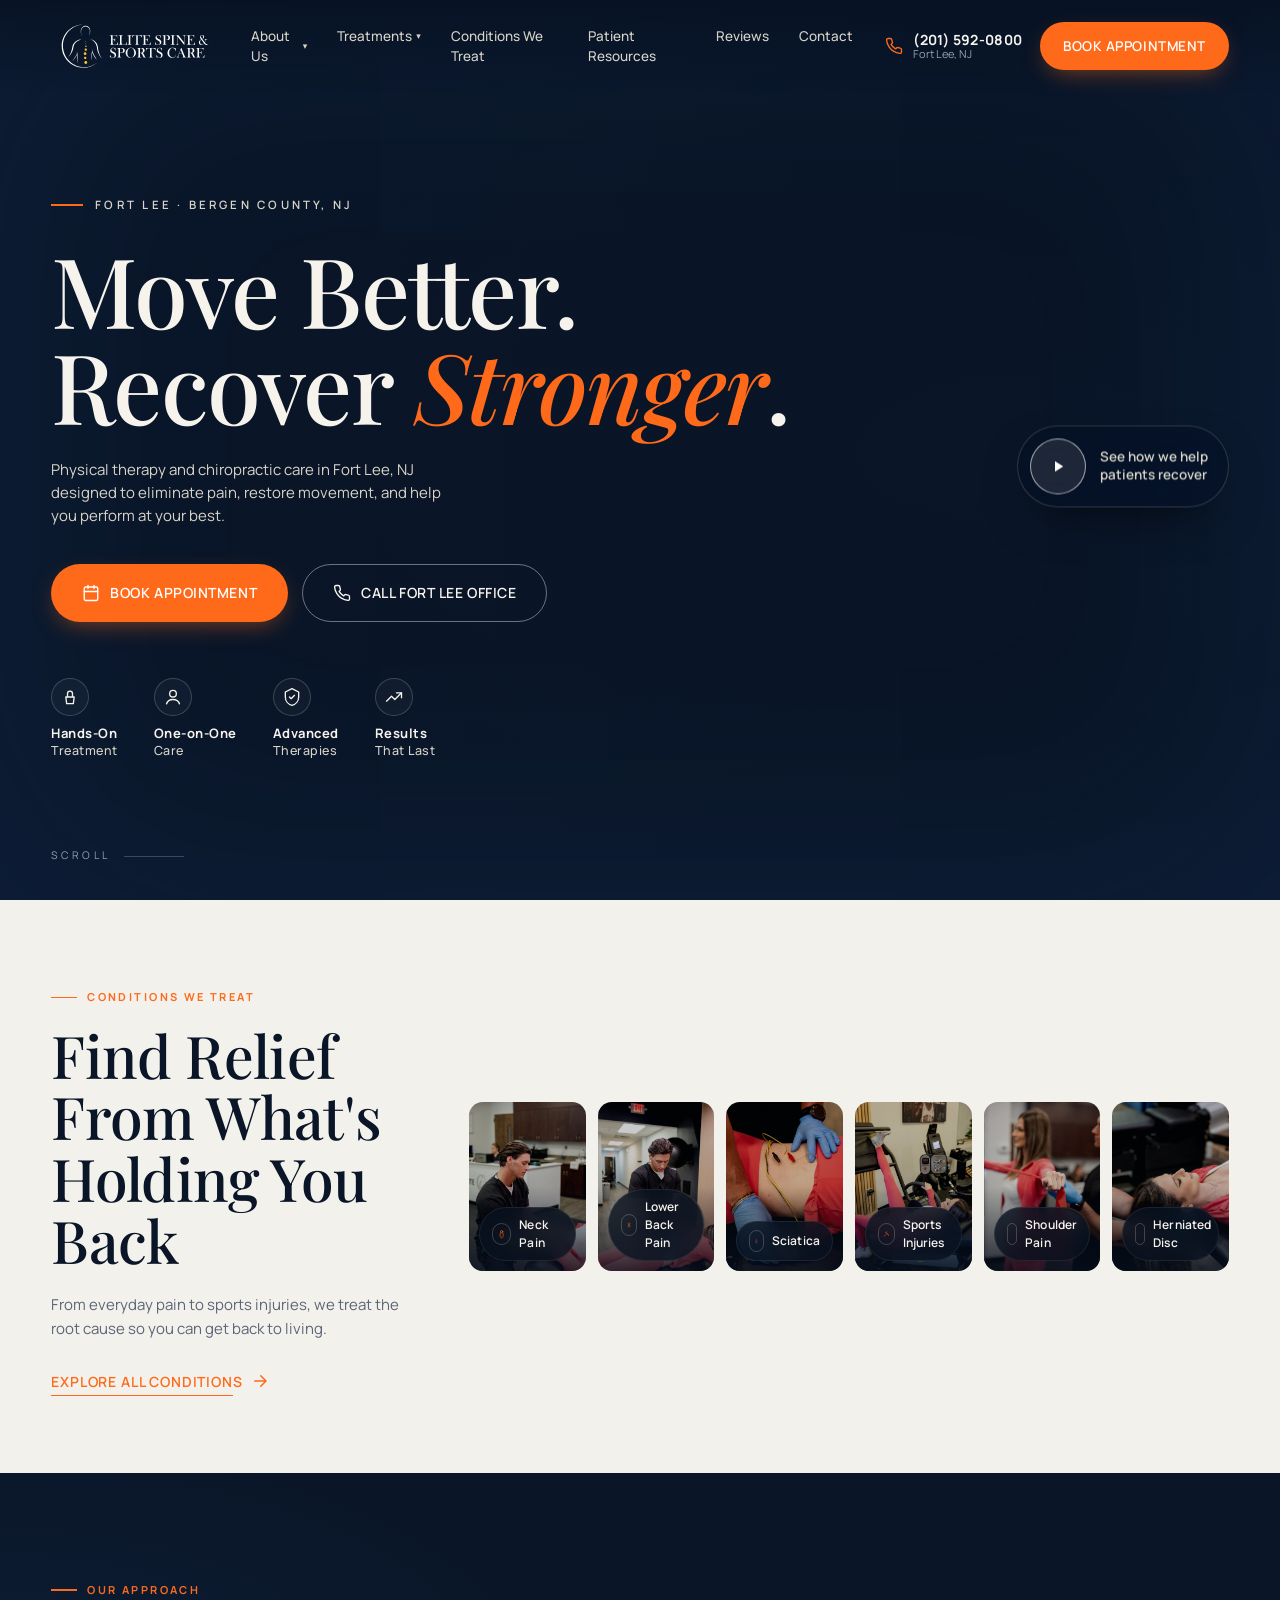
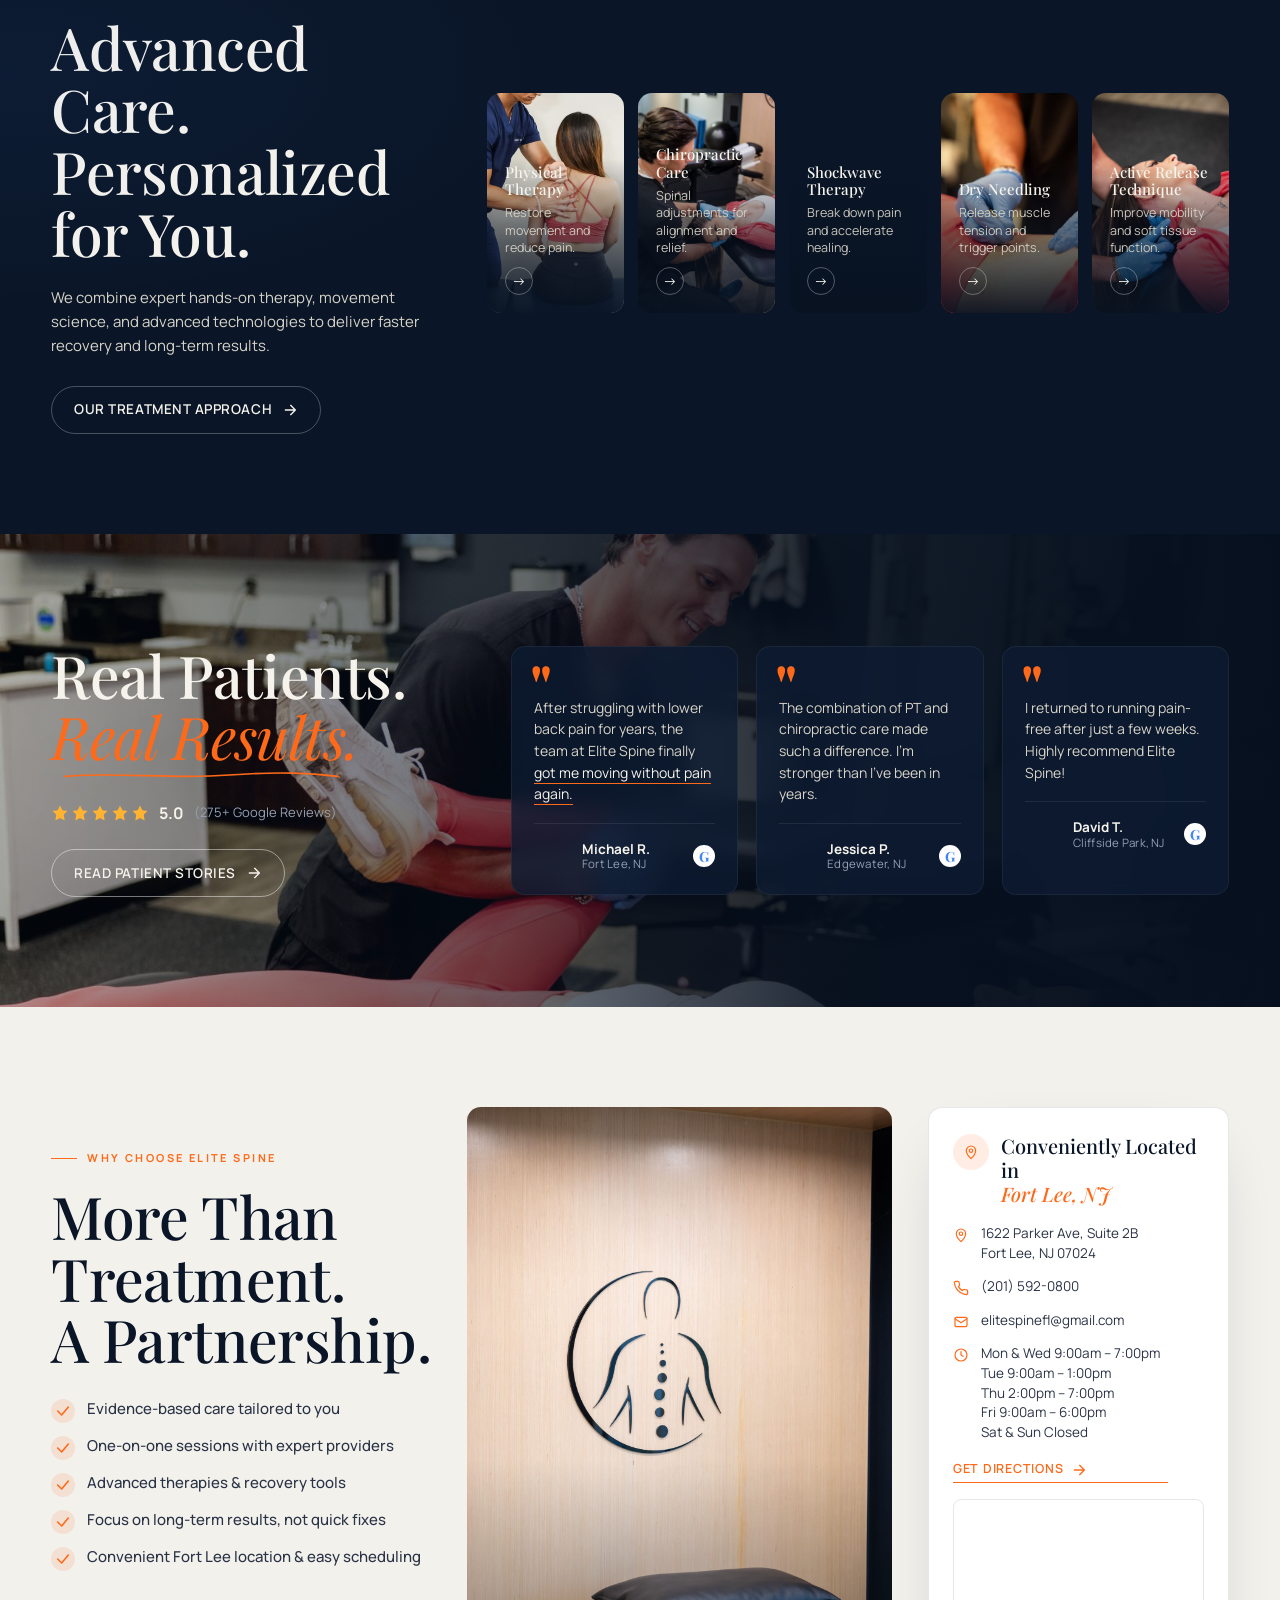
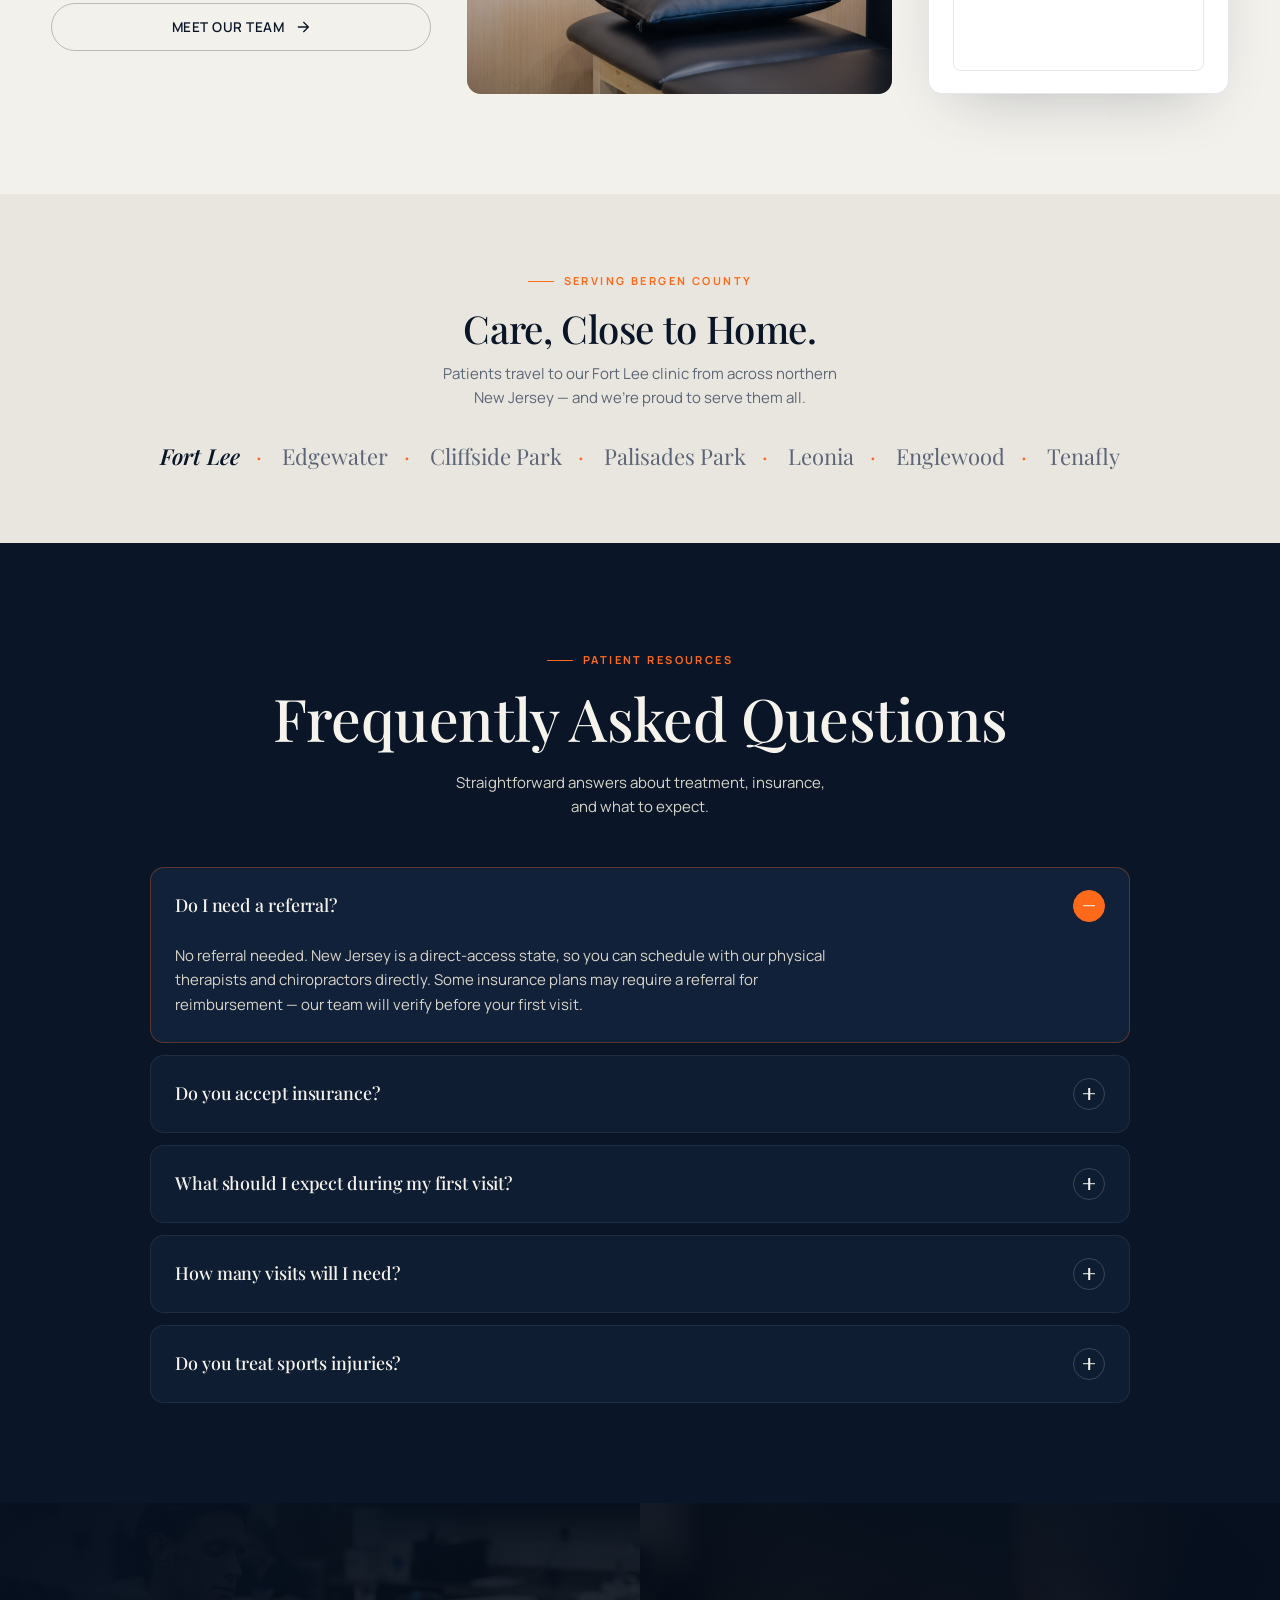
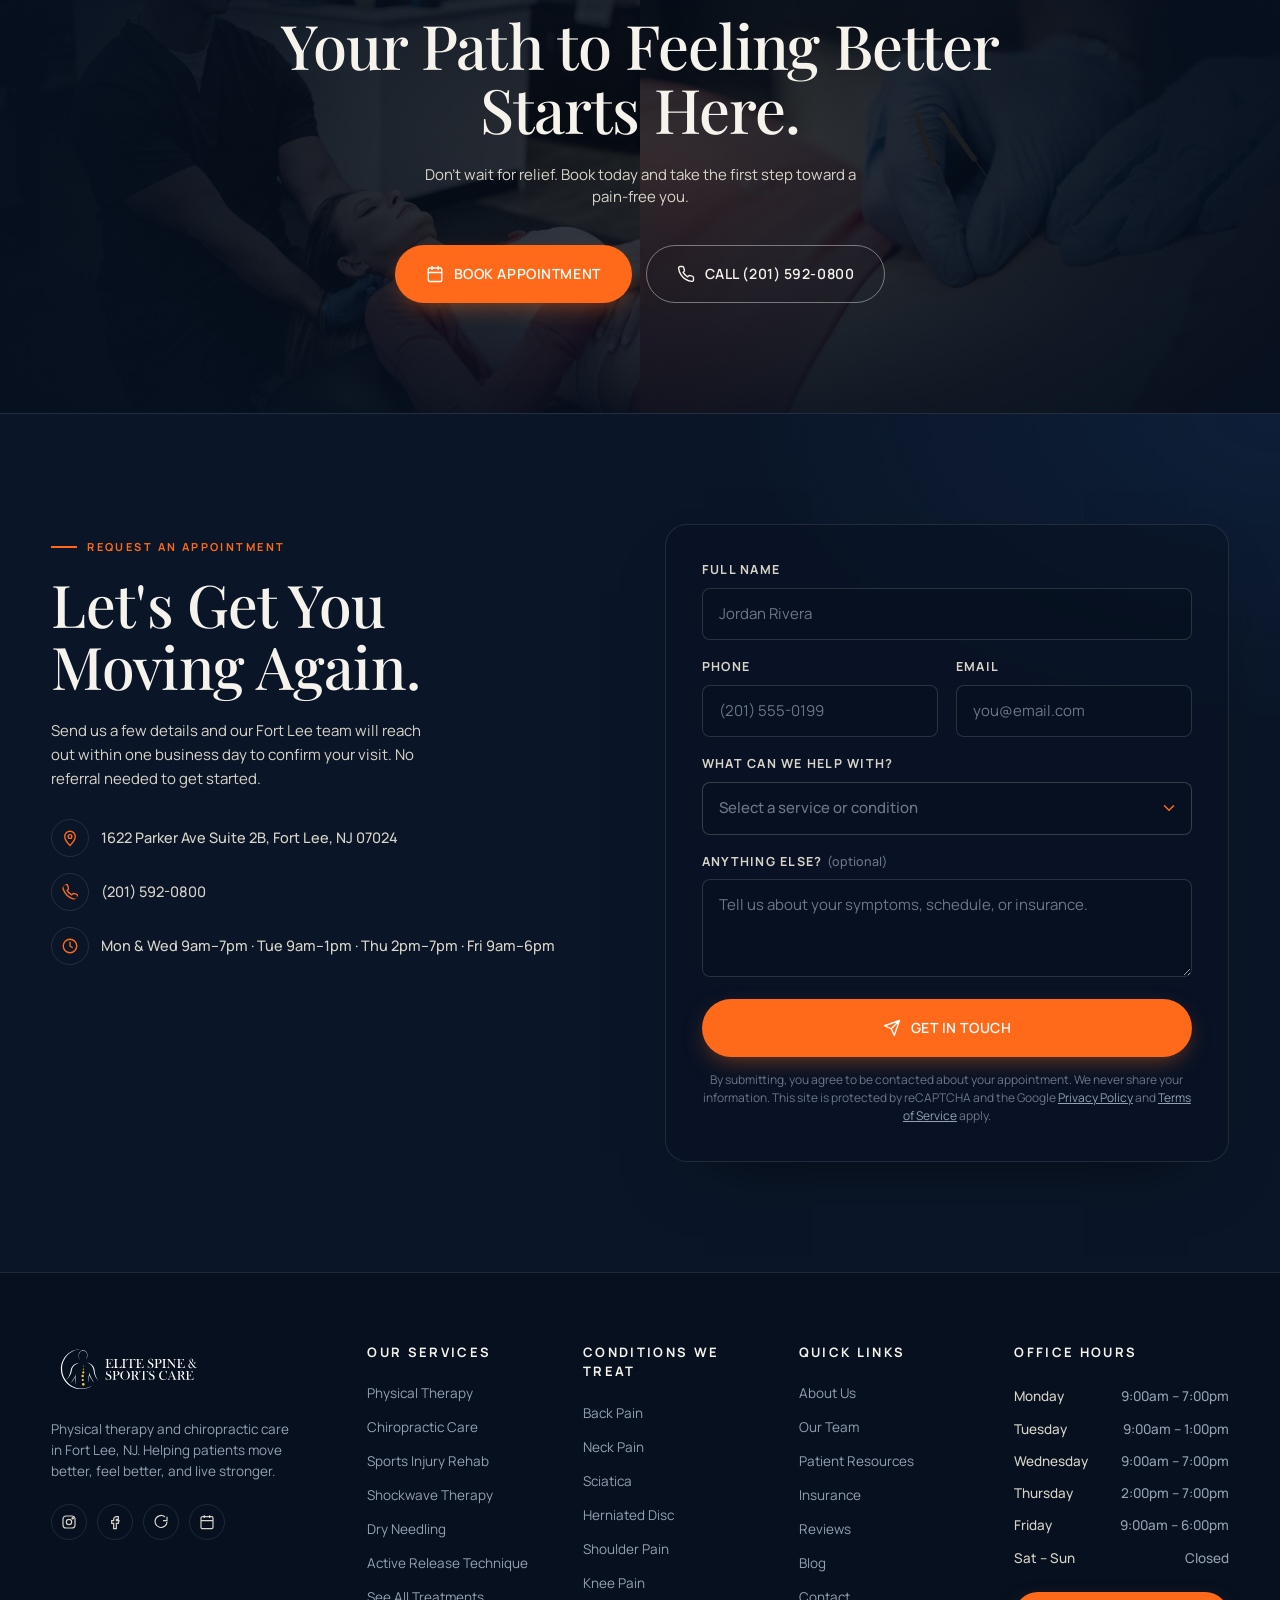
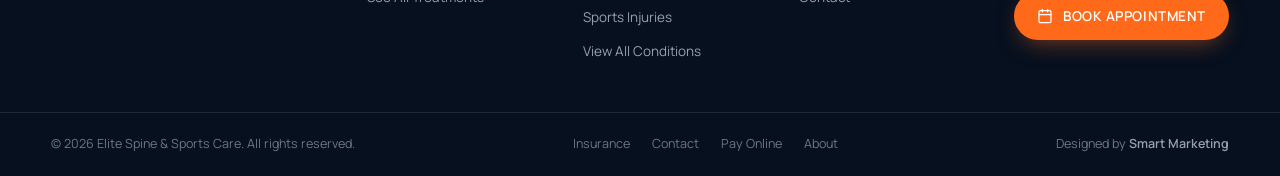
<file: index.html>
<!DOCTYPE html>
<html lang="en">
<head>
<meta charset="UTF-8" />
<meta name="viewport" content="width=device-width, initial-scale=1.0" />

<!-- Google Search Console verification (from original site) -->
<meta name="google-site-verification" content="8lYpyjeTP9PN6SSEVPgpGxMnnZLZaZc24PoN8dbayUo" />

<!-- Google Analytics (GA4) — replace G-F9D1RQY67T with your Measurement ID -->
<script async src="https://www.googletagmanager.com/gtag/js?id=G-F9D1RQY67T"></script>
<script>
  window.dataLayer = window.dataLayer || [];
  function gtag(){dataLayer.push(arguments);}
  gtag('js', new Date());
  gtag('config', 'G-F9D1RQY67T');
</script>
<title>Physical Therapy & Chiropractic Care | Fort Lee, NJ</title>
<meta name="description" content="Premium physical therapy and chiropractic care in Fort Lee, NJ. Move better, recover stronger. Treating back pain, sciatica, sports injuries and more across Bergen County." />
<!-- Open Graph / Facebook -->
<meta property="og:type" content="website" />
<meta property="og:site_name" content="Elite Spine & Sports Care" />
<meta property="og:url" content="https://www.elitespine-nj.com/" />
<meta property="og:title" content="Elite Spine &amp; Sports Care — Fort Lee, NJ" />
<meta property="og:description" content="Premium physical therapy and chiropractic care in Fort Lee, NJ. Move better, recover stronger — treating back pain, sciatica, sports injuries and more across Bergen County." />
<meta property="og:image" content="https://www.elitespine-nj.com/images/og-image.jpg" />
<meta property="og:image:width" content="1200" />
<meta property="og:image:height" content="630" />
<meta property="og:image:secure_url" content="https://www.elitespine-nj.com/images/og-image.jpg" />
<meta property="og:image:type" content="image/jpeg" />
<meta property="og:image:alt" content="Elite Spine & Sports Care — Physical Therapy & Chiropractic Care in Fort Lee, NJ" />
<meta property="og:locale" content="en_US" />
<!-- Twitter -->
<meta name="twitter:card" content="summary_large_image" />
<meta name="twitter:title" content="Elite Spine &amp; Sports Care — Fort Lee, NJ" />
<meta name="twitter:description" content="Premium physical therapy and chiropractic care in Fort Lee, NJ. Move better, recover stronger — treating back pain, sciatica, sports injuries and more across Bergen County." />
<meta name="twitter:image" content="https://www.elitespine-nj.com/images/og-image.jpg" />
<link rel="canonical" href="https://www.elitespine-nj.com/" />

<link rel="preconnect" href="https://fonts.googleapis.com" />
<link rel="preconnect" href="https://fonts.gstatic.com" crossorigin />
<link href="https://fonts.googleapis.com/css2?family=Playfair+Display:ital,wght@0,400;0,500;0,600;0,700;0,800;1,400;1,600&family=Manrope:wght@300;400;500;600;700;800&display=swap" rel="stylesheet" />
<link rel="icon" type="image/png" href="images/favicon.png" />
<link rel="apple-touch-icon" href="images/apple-touch-icon.png" />
<link rel="stylesheet" href="styles.css" />
</head>
<body>

<!-- ============== NAV ============== -->
<header class="nav" id="nav">
  <div class="nav__inner">
    <a class="logo" href="#top" aria-label="Elite Spine & Sports Care home">
      <img class="logo__img" src="images/logo.svg" alt="Elite Spine & Sports Care" />
    </a>

    <nav class="nav__links" aria-label="Primary">
      <div class="nav__drop">
        <a href="#about" class="has-caret" aria-haspopup="true" aria-expanded="false">About Us <span class="caret">▾</span></a>
        <div class="nav__menu" role="menu">
          <a href="/team" role="menuitem">Our Team</a>
          <a href="/insurance" role="menuitem">Insurance</a>
          <a href="/blog" role="menuitem">Wellness Advice</a>
        </div>
      </div>
      <div class="nav__drop">
        <a href="/conditions-services#services" class="has-caret" aria-haspopup="true" aria-expanded="false">Treatments <span class="caret">▾</span></a>
        <div class="nav__menu" role="menu">
          <a href="/conditions-services#services" role="menuitem">Physical Therapy</a>
          <a href="/conditions-services#services" role="menuitem">Chiropractic Care</a>
          <a href="/conditions-services#services" role="menuitem">Shockwave Therapy</a>
          <a href="/conditions-services#services" role="menuitem">Active Release Technique</a>
          <a href="/conditions-services#services" role="menuitem">Dry Needling</a>
          <a href="/conditions-services#services" role="menuitem">Deep Tissue Laser Therapy</a>
          <a href="/conditions-services#services" role="menuitem">Graston Technique</a>
          <a href="/conditions-services#services" role="menuitem">Massage Therapy</a>
          <a href="/conditions-services#services" role="menuitem">Vein Screening &amp; Procedures</a>
          <a href="/conditions-services#services" role="menuitem">Testosterone Replacement Therapy</a>
          <a href="/conditions-services#services" role="menuitem">Peptide Therapy</a>
          <a href="/conditions-services#services" class="nav__menu-all" role="menuitem">View All Treatments
            <svg viewBox="0 0 24 24" width="14" height="14" fill="none" stroke="currentColor" stroke-width="2" stroke-linecap="round" stroke-linejoin="round"><path d="M5 12h14M13 5l7 7-7 7"/></svg>
          </a>
        </div>
      </div>
      <a href="/conditions-services">Conditions We Treat</a>
      <a href="#resources">Patient Resources</a>
      <a href="#reviews">Reviews</a>
      <a href="#request">Contact</a>
    </nav>

    <div class="nav__cta">
      <a class="nav__phone" href="tel:+12015920800" aria-label="Call Fort Lee office">
        <svg viewBox="0 0 24 24" width="18" height="18" fill="none" stroke="currentColor" stroke-width="1.8" stroke-linecap="round" stroke-linejoin="round"><path d="M22 16.92v3a2 2 0 0 1-2.18 2 19.79 19.79 0 0 1-8.63-3.07 19.5 19.5 0 0 1-6-6 19.79 19.79 0 0 1-3.07-8.67A2 2 0 0 1 4.11 2h3a2 2 0 0 1 2 1.72c.13.96.36 1.9.7 2.81a2 2 0 0 1-.45 2.11L8.09 9.91a16 16 0 0 0 6 6l1.27-1.27a2 2 0 0 1 2.11-.45c.91.34 1.85.57 2.81.7A2 2 0 0 1 22 16.92Z"/></svg>
        <span class="nav__phonelabel">
          <strong>(201) 592-0800</strong>
          <em>Fort Lee, NJ</em>
        </span>
      </a>
      <a class="btn btn--primary nav__book" href="#book">Book Appointment</a>
      <button class="nav__burger" id="navBurger" type="button" aria-label="Open menu" aria-expanded="false" aria-controls="mobileMenu">
        <span></span><span></span><span></span>
      </button>
    </div>
  </div>
</header>

<!-- ============== MOBILE MENU ============== -->
<div class="mmenu" id="mobileMenu" aria-hidden="true">
  <div class="mmenu__head">
    <a class="logo" href="#top" data-mclose aria-label="Elite Spine & Sports Care home">
      <img class="logo__img" src="images/logo.svg" alt="Elite Spine & Sports Care" />
    </a>
    <button class="mmenu__close" type="button" aria-label="Close menu" data-mclose>
      <svg viewBox="0 0 24 24" width="22" height="22" fill="none" stroke="currentColor" stroke-width="2" stroke-linecap="round" stroke-linejoin="round"><path d="M18 6 6 18M6 6l12 12"/></svg>
    </button>
  </div>

  <nav class="mmenu__nav" aria-label="Mobile">
    <div class="mmenu__group">
      <button class="mmenu__toggle" type="button" aria-expanded="false">
        <span>About Us</span>
        <svg class="mmenu__chev" viewBox="0 0 24 24" width="20" height="20" fill="none" stroke="currentColor" stroke-width="2" stroke-linecap="round" stroke-linejoin="round"><path d="m6 9 6 6 6-6"/></svg>
      </button>
      <div class="mmenu__sub">
        <a href="#about" data-mclose>Overview</a>
        <a href="/team" data-mclose>Our Team</a>
        <a href="/insurance" data-mclose>Insurance</a>
        <a href="/blog" data-mclose>Wellness Advice</a>
      </div>
    </div>
    <div class="mmenu__group">
      <button class="mmenu__toggle" type="button" aria-expanded="false">
        <span>Treatments</span>
        <svg class="mmenu__chev" viewBox="0 0 24 24" width="20" height="20" fill="none" stroke="currentColor" stroke-width="2" stroke-linecap="round" stroke-linejoin="round"><path d="m6 9 6 6 6-6"/></svg>
      </button>
      <div class="mmenu__sub">
        <a href="/conditions-services#services" data-mclose>Physical Therapy</a>
        <a href="/conditions-services#services" data-mclose>Chiropractic Care</a>
        <a href="/conditions-services#services" data-mclose>Shockwave Therapy</a>
        <a href="/conditions-services#services" data-mclose>Active Release Technique</a>
        <a href="/conditions-services#services" data-mclose>Dry Needling</a>
        <a href="/conditions-services#services" data-mclose>Deep Tissue Laser Therapy</a>
        <a href="/conditions-services#services" data-mclose>Graston Technique</a>
        <a href="/conditions-services#services" data-mclose>Massage Therapy</a>
        <a href="/conditions-services#services" data-mclose>Vein Screening &amp; Procedures</a>
        <a href="/conditions-services#services" data-mclose>Testosterone Replacement Therapy</a>
        <a href="/conditions-services#services" data-mclose>Peptide Therapy</a>
        <a href="/conditions-services#services" class="mmenu__suball" data-mclose>View All Treatments →</a>
      </div>
    </div>
    <a href="/conditions-services" data-mclose><span>Conditions We Treat</span><svg viewBox="0 0 24 24" width="18" height="18" fill="none" stroke="currentColor" stroke-width="2" stroke-linecap="round" stroke-linejoin="round"><path d="m9 6 6 6-6 6"/></svg></a>
    <a href="#resources" data-mclose><span>Patient Resources</span><svg viewBox="0 0 24 24" width="18" height="18" fill="none" stroke="currentColor" stroke-width="2" stroke-linecap="round" stroke-linejoin="round"><path d="m9 6 6 6-6 6"/></svg></a>
    <a href="#reviews" data-mclose><span>Reviews</span><svg viewBox="0 0 24 24" width="18" height="18" fill="none" stroke="currentColor" stroke-width="2" stroke-linecap="round" stroke-linejoin="round"><path d="m9 6 6 6-6 6"/></svg></a>
    <a href="#request" data-mclose><span>Contact</span><svg viewBox="0 0 24 24" width="18" height="18" fill="none" stroke="currentColor" stroke-width="2" stroke-linecap="round" stroke-linejoin="round"><path d="m9 6 6 6-6 6"/></svg></a>
  </nav>

  <div class="mmenu__foot">
    <a class="btn btn--primary btn--lg btn--block" href="https://www.zocdoc.com/practice/elite-spine-and-sports-care-60454" target="_blank" rel="noopener" data-mclose>
      <svg viewBox="0 0 24 24" width="18" height="18" fill="none" stroke="currentColor" stroke-width="1.8" stroke-linecap="round" stroke-linejoin="round"><rect x="3" y="4" width="18" height="18" rx="2"/><path d="M16 2v4M8 2v4M3 10h18"/></svg>
      Book Appointment
    </a>
    <a class="btn btn--ghost btn--lg btn--block" href="tel:+12015920800" data-mclose>
      <svg viewBox="0 0 24 24" width="18" height="18" fill="none" stroke="currentColor" stroke-width="1.8" stroke-linecap="round" stroke-linejoin="round"><path d="M22 16.92v3a2 2 0 0 1-2.18 2 19.79 19.79 0 0 1-8.63-3.07 19.5 19.5 0 0 1-6-6 19.79 19.79 0 0 1-3.07-8.67A2 2 0 0 1 4.11 2h3a2 2 0 0 1 2 1.72c.13.96.36 1.9.7 2.81a2 2 0 0 1-.45 2.11L8.09 9.91a16 16 0 0 0 6 6l1.27-1.27a2 2 0 0 1 2.11-.45c.91.34 1.85.57 2.81.7A2 2 0 0 1 22 16.92Z"/></svg>
      (201) 592-0800
    </a>
    <div class="mmenu__meta">
      <a href="https://maps.app.goo.gl/QrEqCF7VUxsvKQmH9" target="_blank" rel="noopener">1622 Parker Ave Suite 2B, Fort Lee, NJ 07024</a>
      <span>Mon & Wed 9am–7pm · Tue 9am–1pm · Thu 2pm–7pm · Fri 9am–6pm</span>
    </div>
    <div class="mmenu__social">
      <a href="https://www.instagram.com/elitespineandsportscare/" target="_blank" rel="noopener" aria-label="Instagram"><svg viewBox="0 0 24 24" width="18" height="18" fill="none" stroke="currentColor" stroke-width="1.8"><rect x="3" y="3" width="18" height="18" rx="5"/><circle cx="12" cy="12" r="4"/><circle cx="17.5" cy="6.5" r="1" fill="currentColor"/></svg></a>
      <a href="https://www.facebook.com/elitespinefortlee/" target="_blank" rel="noopener" aria-label="Facebook"><svg viewBox="0 0 24 24" width="18" height="18" fill="none" stroke="currentColor" stroke-width="1.8"><path d="M14 8h3V4h-3c-2 0-4 2-4 4v2H7v4h3v8h4v-8h3l1-4h-4V8Z"/></svg></a>
      <a href="https://www.google.com/maps/search/?api=1&amp;query=Elite+Spine+%26+Sports+Care+Fort+Lee+NJ" target="_blank" rel="noopener" aria-label="Google"><svg viewBox="0 0 24 24" width="18" height="18" fill="none" stroke="currentColor" stroke-width="1.8"><path d="M21 11.5a9 9 0 1 1-3-7"/><path d="M21 4v6h-6"/></svg></a>
    </div>
  </div>
</div>

<main id="top">

<!-- ============== HERO ============== -->
<section class="hero">
  <div class="hero__media" aria-hidden="true">
    <video class="hero__video" autoplay muted loop playsinline preload="auto" poster="https://static.wixstatic.com/media/6515c6_09944ff21dbc4b9cb314347c87320044~mv2.webp/v1/fill/w_2400,h_1400,al_c,q_90,enc_avif,quality_auto/hero.webp">
      <source src="https://video.wixstatic.com/video/6515c6_f890feae948d4adbb62bb43a4a5d2703/1080p/mp4/file.mp4" type="video/mp4" />
    </video>
    <div class="hero__vignette"></div>
    <div class="hero__gradL"></div>
    <div class="hero__gradB"></div>
    <div class="hero__rim"></div>
  </div>

  <div class="hero__content">
    <div class="hero__eyebrow"><span class="bar"></span> Fort Lee · Bergen County, NJ</div>
    <h1 class="hero__title">
      Move&nbsp;Better.<br/>
      Recover&nbsp;<span class="accent">Stronger</span>.
    </h1>
    <p class="hero__sub">
      Physical therapy and chiropractic care in Fort Lee, NJ designed to eliminate pain,
      restore movement, and help you perform at your best.
    </p>

    <div class="hero__ctas">
      <a class="btn btn--primary btn--lg" href="https://www.zocdoc.com/practice/elite-spine-and-sports-care-60454" target="_blank" rel="noopener">
        <svg viewBox="0 0 24 24" width="18" height="18" fill="none" stroke="currentColor" stroke-width="1.8" stroke-linecap="round" stroke-linejoin="round"><rect x="3" y="4" width="18" height="18" rx="2"/><path d="M16 2v4M8 2v4M3 10h18"/></svg>
        Book Appointment
      </a>
      <a class="btn btn--ghost btn--lg" href="tel:+12015920800">
        <svg viewBox="0 0 24 24" width="18" height="18" fill="none" stroke="currentColor" stroke-width="1.8" stroke-linecap="round" stroke-linejoin="round"><path d="M22 16.92v3a2 2 0 0 1-2.18 2 19.79 19.79 0 0 1-8.63-3.07 19.5 19.5 0 0 1-6-6 19.79 19.79 0 0 1-3.07-8.67A2 2 0 0 1 4.11 2h3a2 2 0 0 1 2 1.72c.13.96.36 1.9.7 2.81a2 2 0 0 1-.45 2.11L8.09 9.91a16 16 0 0 0 6 6l1.27-1.27a2 2 0 0 1 2.11-.45c.91.34 1.85.57 2.81.7A2 2 0 0 1 22 16.92Z"/></svg>
        Call Fort Lee Office
      </a>
    </div>

    <ul class="hero__trust">
      <li>
        <svg viewBox="0 0 24 24" width="22" height="22" fill="none" stroke="currentColor" stroke-width="1.6" stroke-linecap="round" stroke-linejoin="round"><path d="M9 11.5V8a3 3 0 1 1 6 0v3.5"/><path d="M7 12h10l-1 8H8l-1-8Z"/></svg>
        <span><strong>Hands-On</strong>Treatment</span>
      </li>
      <li>
        <svg viewBox="0 0 24 24" width="22" height="22" fill="none" stroke="currentColor" stroke-width="1.6" stroke-linecap="round" stroke-linejoin="round"><circle cx="12" cy="8" r="4"/><path d="M4 21c1-4 4.5-6 8-6s7 2 8 6"/></svg>
        <span><strong>One-on-One</strong>Care</span>
      </li>
      <li>
        <svg viewBox="0 0 24 24" width="22" height="22" fill="none" stroke="currentColor" stroke-width="1.6" stroke-linecap="round" stroke-linejoin="round"><path d="M12 2 4 6v6c0 5 3.5 9 8 10 4.5-1 8-5 8-10V6l-8-4Z"/><path d="m9 12 2 2 4-4"/></svg>
        <span><strong>Advanced</strong>Therapies</span>
      </li>
      <li>
        <svg viewBox="0 0 24 24" width="22" height="22" fill="none" stroke="currentColor" stroke-width="1.6" stroke-linecap="round" stroke-linejoin="round"><path d="M3 17 9 11l4 4 8-8"/><path d="M15 7h6v6"/></svg>
        <span><strong>Results</strong>That Last</span>
      </li>
    </ul>
  </div>

  <button class="hero__playcard" type="button" aria-label="Watch how we help patients recover">
    <span class="hero__play">
      <svg viewBox="0 0 24 24" width="18" height="18" fill="currentColor"><path d="M8 5v14l11-7-11-7Z"/></svg>
    </span>
    <span class="hero__playtext">See how we help<br/>patients recover</span>
  </button>

  <div class="hero__scroll" aria-hidden="true">
    <span>SCROLL</span>
    <span class="hero__scrollline"></span>
  </div>
</section>

<!-- ============== CONDITIONS ============== -->
<section class="conditions" id="conditions">
  <div class="conditions__inner">
    <div class="conditions__head">
      <span class="eyebrow eyebrow--dark">Conditions We Treat</span>
      <h2 class="h2 h2--dark">Find Relief From What's<br/>Holding You Back</h2>
      <p class="lede lede--dark">
        From everyday pain to sports injuries, we treat the root cause so you can get back to living.
      </p>
      <a class="link link--accent" href="/conditions-services">Explore All Conditions
        <svg viewBox="0 0 24 24" width="18" height="18" fill="none" stroke="currentColor" stroke-width="2" stroke-linecap="round" stroke-linejoin="round"><path d="M5 12h14M13 5l7 7-7 7"/></svg>
      </a>
    </div>

    <div class="conditions__grid">
      <a class="cond" href="/conditions-services#neck-pain" style="--img:url('images/cond-neck-opt.jpg')">
        <div class="cond__bg" style="background-position: center 78%;"></div>
        <div class="cond__glow"></div>
        <div class="cond__label">
          <svg viewBox="0 0 24 24" width="18" height="18" fill="none" stroke="currentColor" stroke-width="1.6" stroke-linecap="round" stroke-linejoin="round"><circle cx="12" cy="6" r="3"/><path d="M9 9c-1 2-1 4-1 6 0 4 2 7 4 7s4-3 4-7c0-2 0-4-1-6"/></svg>
          <span>Neck Pain</span>
        </div>
      </a>
      <a class="cond" href="/conditions-services#lower-back-pain" style="--img:url('images/cond-back-opt.jpg')">
        <div class="cond__bg"></div>
        <div class="cond__glow"></div>
        <div class="cond__label">
          <svg viewBox="0 0 24 24" width="18" height="18" fill="none" stroke="currentColor" stroke-width="1.6" stroke-linecap="round" stroke-linejoin="round"><path d="M12 3v18M8 6c0 3 2 5 4 5s4-2 4-5M8 18c0-3 2-5 4-5s4 2 4 5"/></svg>
          <span>Lower Back Pain</span>
        </div>
      </a>
      <a class="cond" href="/conditions-services#sciatica" style="--img:url('images/cond-sciatica-opt.jpg')">
        <div class="cond__bg"></div>
        <div class="cond__glow"></div>
        <div class="cond__label">
          <svg viewBox="0 0 24 24" width="18" height="18" fill="none" stroke="currentColor" stroke-width="1.6" stroke-linecap="round" stroke-linejoin="round"><path d="M12 3v8l-4 4 3 6M12 11l4 4-2 6"/></svg>
          <span>Sciatica</span>
        </div>
      </a>
      <a class="cond" href="/conditions-services#sports-injuries" style="--img:url('images/cond-sports-opt.jpg')">
        <div class="cond__bg"></div>
        <div class="cond__glow"></div>
        <div class="cond__label">
          <svg viewBox="0 0 24 24" width="18" height="18" fill="none" stroke="currentColor" stroke-width="1.6" stroke-linecap="round" stroke-linejoin="round"><path d="M4 20 14 10M14 10l-4-4M14 10l4 4M10 6l4-2M18 14l2 4"/></svg>
          <span>Sports Injuries</span>
        </div>
      </a>
      <a class="cond" href="/conditions-services#shoulder-pain" style="--img:url('images/cond-shoulder-opt.jpg')">
        <div class="cond__bg"></div>
        <div class="cond__glow"></div>
        <div class="cond__label">
          <svg viewBox="0 0 24 24" width="18" height="18" fill="none" stroke="currentColor" stroke-width="1.6" stroke-linecap="round" stroke-linejoin="round"><circle cx="7" cy="9" r="3"/><path d="M10 11c4 1 7 4 7 8M10 7c3 0 6-1 8-3"/></svg>
          <span>Shoulder Pain</span>
        </div>
      </a>
      <a class="cond" href="/conditions-services#herniated-disc" style="--img:url('images/cond-disc-opt.jpg')">
        <div class="cond__bg"></div>
        <div class="cond__glow"></div>
        <div class="cond__label">
          <svg viewBox="0 0 24 24" width="18" height="18" fill="none" stroke="currentColor" stroke-width="1.6" stroke-linecap="round" stroke-linejoin="round"><circle cx="12" cy="6" r="2"/><circle cx="12" cy="12" r="2.5"/><circle cx="12" cy="18" r="2"/></svg>
          <span>Herniated Disc</span>
        </div>
      </a>
    </div>
  </div>
</section>

<!-- ============== TREATMENTS ============== -->
<section class="treatments" id="treatments">
  <div class="treatments__inner">
    <div class="treatments__intro">
      <span class="eyebrow eyebrow--accent">Our Approach</span>
      <h2 class="h2">
        Advanced Care.<br/>
        Personalized for You.
      </h2>
      <p class="lede">
        We combine expert hands-on therapy, movement science, and advanced technologies to deliver
        faster recovery and long-term results.
      </p>
      <a class="btn btn--outline" href="/conditions-services#services">
        Our Treatment Approach
        <svg viewBox="0 0 24 24" width="16" height="16" fill="none" stroke="currentColor" stroke-width="2" stroke-linecap="round" stroke-linejoin="round"><path d="M5 12h14M13 5l7 7-7 7"/></svg>
      </a>
    </div>

    <div class="treatments__grid">
      <article class="treat" style="--img:url('images/physical-therapy.avif')">
        <div class="treat__media"></div>
        <div class="treat__shade"></div>
        <a class="treat__link" href="/conditions-services#services" aria-label="Physical Therapy"></a>
        <div class="treat__body">
          <h3>Physical Therapy</h3>
          <p>Restore movement and reduce pain.</p>
          <span class="treat__arrow" aria-hidden="true">→</span>
        </div>
      </article>
      <article class="treat" style="--img:url('images/chiro-neck-opt.jpg')">
        <div class="treat__media"></div>
        <div class="treat__shade"></div>
        <a class="treat__link" href="/conditions-services#services" aria-label="Chiropractic Care"></a>
        <div class="treat__body">
          <h3>Chiropractic Care</h3>
          <p>Spinal adjustments for alignment and relief.</p>
          <span class="treat__arrow" aria-hidden="true">→</span>
        </div>
      </article>
      <article class="treat" style="--img:url('https://static.wixstatic.com/media/6515c6_55bf340195cb486885535a932e451b65~mv2.webp/v1/fill/w_700,h_1120,al_c,q_85,enc_avif,quality_auto/treat.webp')">
        <div class="treat__media"></div>
        <div class="treat__shade"></div>
        <a class="treat__link" href="/conditions-services#services" aria-label="Shockwave Therapy"></a>
        <div class="treat__body">
          <h3>Shockwave Therapy</h3>
          <p>Break down pain and accelerate healing.</p>
          <span class="treat__arrow" aria-hidden="true">→</span>
        </div>
      </article>
      <article class="treat" style="--img:url('images/dry-needling-opt.jpg')">
        <div class="treat__media"></div>
        <div class="treat__shade"></div>
        <a class="treat__link" href="/conditions-services#services" aria-label="Dry Needling"></a>
        <div class="treat__body">
          <h3>Dry Needling</h3>
          <p>Release muscle tension and trigger points.</p>
          <span class="treat__arrow" aria-hidden="true">→</span>
        </div>
      </article>
      <article class="treat" style="--img:url('images/art-graston-opt.jpg')">
        <div class="treat__media"></div>
        <div class="treat__shade"></div>
        <a class="treat__link" href="/conditions-services#services" aria-label="Active Release Technique"></a>
        <div class="treat__body">
          <h3>Active Release<br/>Technique</h3>
          <p>Improve mobility and soft tissue function.</p>
          <span class="treat__arrow" aria-hidden="true">→</span>
        </div>
      </article>
    </div>
  </div>
</section>

<!-- ============== SOCIAL PROOF ============== -->
<section class="proof" id="reviews">
  <div class="proof__media" aria-hidden="true">
    <img loading="lazy" decoding="async" src="images/proof-opt.jpg" alt="" />
    <div class="proof__shade"></div>
  </div>

  <div class="proof__inner">
    <div class="proof__head">
      <h2 class="h2 proof__title">
        Real Patients.<br/>
        <span class="accent-script">Real Results.</span>
      </h2>
      <div class="proof__rating" id="googleRating" data-review-endpoint="https://script.google.com/macros/s/AKfycbxt36FZOHPwdrjdidcuvIVkGFo_o1K4Hgi5K6LT6U0KUaiZ0j_4McNHMNZH4ZYfa3BJ/exec">
        <div class="proof__stars" data-stars aria-label="5 out of 5 stars">
          <svg viewBox="0 0 24 24" width="18" height="18" fill="currentColor"><path d="m12 2 3.09 6.26L22 9.27l-5 4.87L18.18 22 12 18.56 5.82 22 7 14.14 2 9.27l6.91-1.01L12 2Z"/></svg>
          <svg viewBox="0 0 24 24" width="18" height="18" fill="currentColor"><path d="m12 2 3.09 6.26L22 9.27l-5 4.87L18.18 22 12 18.56 5.82 22 7 14.14 2 9.27l6.91-1.01L12 2Z"/></svg>
          <svg viewBox="0 0 24 24" width="18" height="18" fill="currentColor"><path d="m12 2 3.09 6.26L22 9.27l-5 4.87L18.18 22 12 18.56 5.82 22 7 14.14 2 9.27l6.91-1.01L12 2Z"/></svg>
          <svg viewBox="0 0 24 24" width="18" height="18" fill="currentColor"><path d="m12 2 3.09 6.26L22 9.27l-5 4.87L18.18 22 12 18.56 5.82 22 7 14.14 2 9.27l6.91-1.01L12 2Z"/></svg>
          <svg viewBox="0 0 24 24" width="18" height="18" fill="currentColor"><path d="m12 2 3.09 6.26L22 9.27l-5 4.87L18.18 22 12 18.56 5.82 22 7 14.14 2 9.27l6.91-1.01L12 2Z"/></svg>
        </div>
        <strong data-rating>5.0</strong>
        <span data-total>(275+ Google Reviews)</span>
      </div>
      <a class="btn btn--outline-light" href="https://www.zocdoc.com/practice/elite-spine-and-sports-care-60454" target="_blank" rel="noopener">
        Read Patient Stories
        <svg viewBox="0 0 24 24" width="16" height="16" fill="none" stroke="currentColor" stroke-width="2" stroke-linecap="round" stroke-linejoin="round"><path d="M5 12h14M13 5l7 7-7 7"/></svg>
      </a>
    </div>

    <div class="proof__quotes">
      <figure class="quote">
        <span class="quote__mark">"</span>
        <blockquote>
          After struggling with lower back pain for years, the team at Elite Spine finally
          <mark>got me moving without pain again.</mark>
        </blockquote>
        <figcaption>
          <span class="avatar" style="background-image:url('https://images.unsplash.com/photo-1500648767791-00dcc994a43e?auto=format&fit=crop&w=120&q=80')"></span>
          <span class="byline">
            <strong>Michael R.</strong>
            <em>Fort Lee, NJ</em>
          </span>
          <span class="g-badge" aria-label="Google review">G</span>
        </figcaption>
      </figure>

      <figure class="quote">
        <span class="quote__mark">"</span>
        <blockquote>
          The combination of PT and chiropractic care made such a difference.
          I'm stronger than I've been in years.
        </blockquote>
        <figcaption>
          <span class="avatar" style="background-image:url('https://images.unsplash.com/photo-1494790108377-be9c29b29330?auto=format&fit=crop&w=120&q=80')"></span>
          <span class="byline">
            <strong>Jessica P.</strong>
            <em>Edgewater, NJ</em>
          </span>
          <span class="g-badge" aria-label="Google review">G</span>
        </figcaption>
      </figure>

      <figure class="quote">
        <span class="quote__mark">"</span>
        <blockquote>
          I returned to running pain-free after just a few weeks.
          Highly recommend Elite Spine!
        </blockquote>
        <figcaption>
          <span class="avatar" style="background-image:url('https://images.unsplash.com/photo-1507003211169-0a1dd7228f2d?auto=format&fit=crop&w=120&q=80')"></span>
          <span class="byline">
            <strong>David T.</strong>
            <em>Cliffside Park, NJ</em>
          </span>
          <span class="g-badge" aria-label="Google review">G</span>
        </figcaption>
      </figure>
    </div>
  </div>
</section>

<!-- ============== WHY + LOCAL ============== -->
<section class="why" id="about">
  <div class="why__grid">

    <div class="why__copy">
      <span class="eyebrow eyebrow--accent">Why Choose Elite Spine</span>
      <h2 class="h2">
        More Than Treatment.<br/>A&nbsp;Partnership.
      </h2>
      <ul class="why__list">
        <li><span class="why__check" aria-hidden="true">
          <svg viewBox="0 0 24 24" width="16" height="16" fill="none" stroke="currentColor" stroke-width="2.4" stroke-linecap="round" stroke-linejoin="round"><path d="m4 12 6 6L20 6"/></svg>
        </span>Evidence-based care tailored to you</li>
        <li><span class="why__check">
          <svg viewBox="0 0 24 24" width="16" height="16" fill="none" stroke="currentColor" stroke-width="2.4" stroke-linecap="round" stroke-linejoin="round"><path d="m4 12 6 6L20 6"/></svg>
        </span>One-on-one sessions with expert providers</li>
        <li><span class="why__check">
          <svg viewBox="0 0 24 24" width="16" height="16" fill="none" stroke="currentColor" stroke-width="2.4" stroke-linecap="round" stroke-linejoin="round"><path d="m4 12 6 6L20 6"/></svg>
        </span>Advanced therapies &amp; recovery tools</li>
        <li><span class="why__check">
          <svg viewBox="0 0 24 24" width="16" height="16" fill="none" stroke="currentColor" stroke-width="2.4" stroke-linecap="round" stroke-linejoin="round"><path d="m4 12 6 6L20 6"/></svg>
        </span>Focus on long-term results, not quick fixes</li>
        <li><span class="why__check">
          <svg viewBox="0 0 24 24" width="16" height="16" fill="none" stroke="currentColor" stroke-width="2.4" stroke-linecap="round" stroke-linejoin="round"><path d="m4 12 6 6L20 6"/></svg>
        </span>Convenient Fort Lee location &amp; easy scheduling</li>
      </ul>
      <a class="btn btn--outline" href="/team">
        Meet Our Team
        <svg viewBox="0 0 24 24" width="16" height="16" fill="none" stroke="currentColor" stroke-width="2" stroke-linecap="round" stroke-linejoin="round"><path d="M5 12h14M13 5l7 7-7 7"/></svg>
      </a>
    </div>

    <div class="why__clinic">
      <img loading="lazy" decoding="async" src="images/clinic-opt.jpg" alt="Elite Spine Fort Lee clinic interior" />
      <div class="why__clinicshade"></div>
    </div>

    <aside class="locale" id="contact">
      <div class="locale__head">
        <span class="locale__pinwrap">
          <svg viewBox="0 0 24 24" width="16" height="16" fill="none" stroke="currentColor" stroke-width="1.8" stroke-linecap="round" stroke-linejoin="round"><path d="M12 22s7-7 7-12a7 7 0 1 0-14 0c0 5 7 12 7 12Z"/><circle cx="12" cy="10" r="2.5"/></svg>
        </span>
        <h3>Conveniently Located in<br/><span class="accent">Fort Lee, NJ</span></h3>
      </div>
      <ul class="locale__list">
        <li>
          <svg viewBox="0 0 24 24" width="16" height="16" fill="none" stroke="currentColor" stroke-width="1.8" stroke-linecap="round" stroke-linejoin="round"><path d="M12 22s7-7 7-12a7 7 0 1 0-14 0c0 5 7 12 7 12Z"/><circle cx="12" cy="10" r="2.5"/></svg>
          <a href="https://maps.app.goo.gl/QrEqCF7VUxsvKQmH9" target="_blank" rel="noopener">1622 Parker Ave, Suite 2B<br/>Fort Lee, NJ 07024</a>
        </li>
        <li>
          <svg viewBox="0 0 24 24" width="16" height="16" fill="none" stroke="currentColor" stroke-width="1.8" stroke-linecap="round" stroke-linejoin="round"><path d="M22 16.92v3a2 2 0 0 1-2.18 2 19.79 19.79 0 0 1-8.63-3.07 19.5 19.5 0 0 1-6-6 19.79 19.79 0 0 1-3.07-8.67A2 2 0 0 1 4.11 2h3a2 2 0 0 1 2 1.72c.13.96.36 1.9.7 2.81a2 2 0 0 1-.45 2.11L8.09 9.91a16 16 0 0 0 6 6l1.27-1.27a2 2 0 0 1 2.11-.45c.91.34 1.85.57 2.81.7A2 2 0 0 1 22 16.92Z"/></svg>
          <a href="tel:+12015920800">(201) 592-0800</a>
        </li>
        <li>
          <svg viewBox="0 0 24 24" width="16" height="16" fill="none" stroke="currentColor" stroke-width="1.8" stroke-linecap="round" stroke-linejoin="round"><rect x="3" y="5" width="18" height="14" rx="2"/><path d="m3 7 9 6 9-6"/></svg>
          <a href="mailto:elitespinefl@gmail.com">elitespinefl@gmail.com</a>
        </li>
        <li>
          <svg viewBox="0 0 24 24" width="16" height="16" fill="none" stroke="currentColor" stroke-width="1.8" stroke-linecap="round" stroke-linejoin="round"><circle cx="12" cy="12" r="9"/><path d="M12 7v5l3 2"/></svg>
          <span>Mon &amp; Wed 9:00am – 7:00pm<br/>Tue 9:00am – 1:00pm<br/>Thu 2:00pm – 7:00pm<br/>Fri 9:00am – 6:00pm<br/>Sat &amp; Sun Closed</span>
        </li>
      </ul>
      <a class="link link--accent" href="https://www.google.com/maps/dir/?api=1&destination=1622+Parker+Ave+Suite+2B+Fort+Lee+NJ+07024" target="_blank" rel="noopener">Get Directions
        <svg viewBox="0 0 24 24" width="16" height="16" fill="none" stroke="currentColor" stroke-width="2" stroke-linecap="round" stroke-linejoin="round"><path d="M5 12h14M13 5l7 7-7 7"/></svg>
      </a>
      <div class="locale__map">
        <iframe src="https://maps.google.com/maps?q=1622%20Parker%20Ave%20Suite%202B%2C%20Fort%20Lee%2C%20NJ%2007024&z=16&output=embed" width="100%" height="100%" style="border:0;" allowfullscreen="" loading="lazy" referrerpolicy="strict-origin-when-cross-origin" title="Elite Spine & Sports Care — Fort Lee, NJ"></iframe>
      </div>
    </aside>
  </div>
</section>

<!-- ============== LOCAL / SERVICE AREAS ============== -->
<section class="areas">
  <div class="areas__inner">
    <span class="eyebrow eyebrow--dark">Serving Bergen County</span>
    <h2 class="h2 h2--dark">Care, Close to Home.</h2>
    <p class="lede lede--dark">
      Patients travel to our Fort Lee clinic from across northern New Jersey — and we're proud to serve them all.
    </p>
    <ul class="areas__list">
      <li><strong>Fort Lee</strong></li>
      <li>Edgewater</li>
      <li>Cliffside Park</li>
      <li>Palisades Park</li>
      <li>Leonia</li>
      <li>Englewood</li>
      <li>Tenafly</li>
    </ul>
  </div>
</section>

<!-- ============== FAQ ============== -->
<section class="faq" id="resources">
  <div class="faq__inner">
    <div class="faq__head">
      <span class="eyebrow eyebrow--accent">Patient Resources</span>
      <h2 class="h2">Frequently Asked Questions</h2>
      <p class="lede">Straightforward answers about treatment, insurance, and what to expect.</p>
    </div>
    <div class="faq__list">
      <details class="faq__item" open>
        <summary>
          <span>Do I need a referral?</span>
          <span class="faq__icon" aria-hidden="true"></span>
        </summary>
        <div class="faq__body">
          <p>No referral needed. New Jersey is a direct-access state, so you can schedule with our physical therapists and chiropractors directly. Some insurance plans may require a referral for reimbursement — our team will verify before your first visit.</p>
        </div>
      </details>
      <details class="faq__item">
        <summary>
          <span>Do you accept insurance?</span>
          <span class="faq__icon" aria-hidden="true"></span>
        </summary>
        <div class="faq__body">
          <p>Yes. We're in-network with most major insurance providers including Aetna, BCBS, Cigna, United Healthcare, and Medicare. We'll handle the verification and walk you through your benefits before treatment begins.</p>
        </div>
      </details>
      <details class="faq__item">
        <summary>
          <span>What should I expect during my first visit?</span>
          <span class="faq__icon" aria-hidden="true"></span>
        </summary>
        <div class="faq__body">
          <p>Plan for about 60 minutes. We start with a one-on-one evaluation — movement screening, postural assessment, and a deep conversation about your goals. You'll leave with a personalized care plan and usually begin treatment the same day.</p>
        </div>
      </details>
      <details class="faq__item">
        <summary>
          <span>How many visits will I need?</span>
          <span class="faq__icon" aria-hidden="true"></span>
        </summary>
        <div class="faq__body">
          <p>It varies by condition, but most patients see meaningful progress within 4–8 visits. We focus on long-term results, not endless appointments — your care plan will have a clear timeline and graduation criteria.</p>
        </div>
      </details>
      <details class="faq__item">
        <summary>
          <span>Do you treat sports injuries?</span>
          <span class="faq__icon" aria-hidden="true"></span>
        </summary>
        <div class="faq__body">
          <p>Absolutely. From weekend warriors to competitive athletes, we treat sprains, strains, tendinopathies, post-operative rehab, and return-to-sport programming. Our team works with athletes from local clubs, high schools, and Division I programs across Bergen County.</p>
        </div>
      </details>
    </div>
  </div>
</section>

<!-- ============== FINAL CTA ============== -->
<section class="finalcta" id="book">
  <div class="finalcta__bg" aria-hidden="true">
    <div class="finalcta__col finalcta__col--l" style="background-image:url('images/cta-left-opt.jpg')"></div>
    <div class="finalcta__col finalcta__col--r" style="background-image:url('images/cta-right-opt.jpg')"></div>
    <div class="finalcta__center"></div>
  </div>
  <div class="finalcta__content">
    <h2 class="finalcta__title">Your Path to Feeling Better<br/>Starts Here.</h2>
    <p class="finalcta__sub">Don't wait for relief. Book today and take the first step toward a pain-free you.</p>
    <div class="finalcta__ctas">
      <a class="btn btn--primary btn--lg" href="https://www.zocdoc.com/practice/elite-spine-and-sports-care-60454" target="_blank" rel="noopener">
        <svg viewBox="0 0 24 24" width="18" height="18" fill="none" stroke="currentColor" stroke-width="1.8" stroke-linecap="round" stroke-linejoin="round"><rect x="3" y="4" width="18" height="18" rx="2"/><path d="M16 2v4M8 2v4M3 10h18"/></svg>
        Book Appointment
      </a>
      <a class="btn btn--ghost btn--lg" href="tel:+12015920800">
        <svg viewBox="0 0 24 24" width="18" height="18" fill="none" stroke="currentColor" stroke-width="1.8" stroke-linecap="round" stroke-linejoin="round"><path d="M22 16.92v3a2 2 0 0 1-2.18 2 19.79 19.79 0 0 1-8.63-3.07 19.5 19.5 0 0 1-6-6 19.79 19.79 0 0 1-3.07-8.67A2 2 0 0 1 4.11 2h3a2 2 0 0 1 2 1.72c.13.96.36 1.9.7 2.81a2 2 0 0 1-.45 2.11L8.09 9.91a16 16 0 0 0 6 6l1.27-1.27a2 2 0 0 1 2.11-.45c.91.34 1.85.57 2.81.7A2 2 0 0 1 22 16.92Z"/></svg>
        Call (201) 592-0800
      </a>
    </div>
  </div>
</section>

</main>

<!-- ============== CONTACT FORM ============== -->
<section class="cform" id="request">
  <div class="cform__inner">
    <div class="cform__intro">
      <span class="eyebrow eyebrow--accent">Request an Appointment</span>
      <h2 class="h2">Let's Get You Moving Again.</h2>
      <p class="lede">Send us a few details and our Fort Lee team will reach out within one business day to confirm your visit. No referral needed to get started.</p>
      <ul class="cform__assure">
        <li>
          <svg viewBox="0 0 24 24" width="18" height="18" fill="none" stroke="currentColor" stroke-width="1.8" stroke-linecap="round" stroke-linejoin="round"><path d="M12 22s7-7 7-12a7 7 0 1 0-14 0c0 5 7 12 7 12Z"/><circle cx="12" cy="10" r="2.5"/></svg>
          <a href="https://maps.app.goo.gl/QrEqCF7VUxsvKQmH9" target="_blank" rel="noopener">1622 Parker Ave Suite 2B, Fort Lee, NJ 07024</a>
        </li>
        <li>
          <svg viewBox="0 0 24 24" width="18" height="18" fill="none" stroke="currentColor" stroke-width="1.8" stroke-linecap="round" stroke-linejoin="round"><path d="M22 16.92v3a2 2 0 0 1-2.18 2 19.79 19.79 0 0 1-8.63-3.07 19.5 19.5 0 0 1-6-6 19.79 19.79 0 0 1-3.07-8.67A2 2 0 0 1 4.11 2h3a2 2 0 0 1 2 1.72c.13.96.36 1.9.7 2.81a2 2 0 0 1-.45 2.11L8.09 9.91a16 16 0 0 0 6 6l1.27-1.27a2 2 0 0 1 2.11-.45c.91.34 1.85.57 2.81.7A2 2 0 0 1 22 16.92Z"/></svg>
          <a href="tel:+12015920800">(201) 592-0800</a>
        </li>
        <li>
          <svg viewBox="0 0 24 24" width="18" height="18" fill="none" stroke="currentColor" stroke-width="1.8" stroke-linecap="round" stroke-linejoin="round"><circle cx="12" cy="12" r="9"/><path d="M12 7v5l3 2"/></svg>
          Mon & Wed 9am–7pm · Tue 9am–1pm · Thu 2pm–7pm · Fri 9am–6pm
        </li>
      </ul>
    </div>

    <form class="cform__form" id="appointmentForm" data-sheet-tab="Appointment Requests" novalidate>
      <div class="cform__row">
        <div class="field">
          <label for="cf-name">Full Name</label>
          <input type="text" id="cf-name" name="name" autocomplete="name" required placeholder="Jordan Rivera" />
          <span class="field__err" data-err></span>
        </div>
      </div>
      <div class="cform__row cform__row--2">
        <div class="field">
          <label for="cf-phone">Phone</label>
          <input type="tel" id="cf-phone" name="phone" autocomplete="tel" required placeholder="(201) 555-0199" />
          <span class="field__err" data-err></span>
        </div>
        <div class="field">
          <label for="cf-email">Email</label>
          <input type="email" id="cf-email" name="email" autocomplete="email" required placeholder="you@email.com" />
          <span class="field__err" data-err></span>
        </div>
      </div>
      <div class="cform__row">
        <div class="field">
          <label for="cf-service">What can we help with?</label>
          <div class="field__select">
            <select id="cf-service" name="service" required>
              <option value="" disabled selected>Select a service or condition</option>
              <option>Physical Therapy</option>
              <option>Chiropractic Care</option>
              <option>Sports Injury Rehab</option>
              <option>Back or Neck Pain</option>
              <option>Sciatica</option>
              <option>Shockwave / Laser Therapy</option>
              <option>Not sure — help me decide</option>
            </select>
            <svg viewBox="0 0 24 24" width="18" height="18" fill="none" stroke="currentColor" stroke-width="2" stroke-linecap="round" stroke-linejoin="round"><path d="m6 9 6 6 6-6"/></svg>
          </div>
          <span class="field__err" data-err></span>
        </div>
      </div>
      <div class="cform__row">
        <div class="field">
          <label for="cf-msg">Anything else? <span class="field__opt">(optional)</span></label>
          <textarea id="cf-msg" name="message" rows="3" placeholder="Tell us about your symptoms, schedule, or insurance."></textarea>
        </div>
      </div>
      <button class="btn btn--primary btn--lg btn--block" type="submit">
        <svg viewBox="0 0 24 24" width="18" height="18" fill="none" stroke="currentColor" stroke-width="1.8" stroke-linecap="round" stroke-linejoin="round"><path d="M22 2 11 13M22 2l-7 20-4-9-9-4 20-7Z"/></svg>
        Get in Touch
      </button>
      <p class="cform__fineprint">By submitting, you agree to be contacted about your appointment. We never share your information. This site is protected by reCAPTCHA and the Google <a href="https://policies.google.com/privacy" target="_blank" rel="noopener">Privacy Policy</a> and <a href="https://policies.google.com/terms" target="_blank" rel="noopener">Terms of Service</a> apply.</p>

      <div class="cform__success" hidden>
        <span class="cform__successicon">
          <svg viewBox="0 0 24 24" width="30" height="30" fill="none" stroke="currentColor" stroke-width="2.2" stroke-linecap="round" stroke-linejoin="round"><path d="m4 12 5 5L20 6"/></svg>
        </span>
        <h3>Request received!</h3>
        <p>Thanks — our Fort Lee team will reach out within one business day. Need care sooner? Call <a href="tel:+12015920800">(201) 592-0800</a>.</p>
      </div>
    </form>
  </div>
</section>

<!-- ============== MOBILE STICKY CTA ============== -->
<div class="msticky" aria-label="Quick actions">
  <a class="btn btn--primary msticky__btn" href="https://www.zocdoc.com/practice/elite-spine-and-sports-care-60454" target="_blank" rel="noopener">
    <svg viewBox="0 0 24 24" width="17" height="17" fill="none" stroke="currentColor" stroke-width="1.8" stroke-linecap="round" stroke-linejoin="round"><rect x="3" y="4" width="18" height="18" rx="2"/><path d="M16 2v4M8 2v4M3 10h18"/></svg>
    Book Appointment
  </a>
  <a class="btn btn--ghost msticky__btn" href="tel:+12015920800">
    <svg viewBox="0 0 24 24" width="17" height="17" fill="none" stroke="currentColor" stroke-width="1.8" stroke-linecap="round" stroke-linejoin="round"><path d="M22 16.92v3a2 2 0 0 1-2.18 2 19.79 19.79 0 0 1-8.63-3.07 19.5 19.5 0 0 1-6-6 19.79 19.79 0 0 1-3.07-8.67A2 2 0 0 1 4.11 2h3a2 2 0 0 1 2 1.72c.13.96.36 1.9.7 2.81a2 2 0 0 1-.45 2.11L8.09 9.91a16 16 0 0 0 6 6l1.27-1.27a2 2 0 0 1 2.11-.45c.91.34 1.85.57 2.81.7A2 2 0 0 1 22 16.92Z"/></svg>
    Call Fort Lee Office
  </a>
</div>

<!-- ============== FOOTER ============== -->
<footer class="footer">
  <div class="footer__inner">
    <div class="footer__brand">
      <a class="logo logo--footer" href="#top" aria-label="Elite Spine & Sports Care home">
        <img class="logo__img" src="images/logo.svg" alt="Elite Spine & Sports Care" />
      </a>
      <p>Physical therapy and chiropractic care in Fort Lee, NJ. Helping patients move better, feel better, and live stronger.</p>
      <div class="footer__social">
        <a href="https://www.instagram.com/elitespineandsportscare/" target="_blank" rel="noopener" aria-label="Instagram"><svg viewBox="0 0 24 24" width="16" height="16" fill="none" stroke="currentColor" stroke-width="1.8"><rect x="3" y="3" width="18" height="18" rx="5"/><circle cx="12" cy="12" r="4"/><circle cx="17.5" cy="6.5" r="1" fill="currentColor"/></svg></a>
        <a href="https://www.facebook.com/elitespinefortlee/" target="_blank" rel="noopener" aria-label="Facebook"><svg viewBox="0 0 24 24" width="16" height="16" fill="none" stroke="currentColor" stroke-width="1.8"><path d="M14 8h3V4h-3c-2 0-4 2-4 4v2H7v4h3v8h4v-8h3l1-4h-4V8Z"/></svg></a>
        <a href="https://www.google.com/maps/search/?api=1&amp;query=Elite+Spine+%26+Sports+Care+Fort+Lee+NJ" target="_blank" rel="noopener" aria-label="Google"><svg viewBox="0 0 24 24" width="16" height="16" fill="none" stroke="currentColor" stroke-width="1.8"><path d="M21 11.5a9 9 0 1 1-3-7"/><path d="M21 4v6h-6"/></svg></a>
        <a href="https://www.zocdoc.com/practice/elite-spine-and-sports-care-60454" target="_blank" rel="noopener" aria-label="Book on Zocdoc"><svg viewBox="0 0 24 24" width="16" height="16" fill="none" stroke="currentColor" stroke-width="1.8"><rect x="3" y="4" width="18" height="18" rx="2"/><path d="M16 2v4M8 2v4M3 10h18"/></svg></a>
      </div>
    </div>

    <div class="footer__col">
      <h4>Our Services</h4>
      <ul>
        <li><a href="/conditions-services#services">Physical Therapy</a></li>
        <li><a href="/conditions-services#services">Chiropractic Care</a></li>
        <li><a href="/conditions-services#services">Sports Injury Rehab</a></li>
        <li><a href="/conditions-services#services">Shockwave Therapy</a></li>
        <li><a href="/conditions-services#services">Dry Needling</a></li>
        <li><a href="/conditions-services#services">Active Release Technique</a></li>
        <li><a href="/conditions-services#services">See All Treatments</a></li>
      </ul>
    </div>

    <div class="footer__col">
      <h4>Conditions We Treat</h4>
      <ul>
        <li><a href="/conditions-services#conditions">Back Pain</a></li>
        <li><a href="/conditions-services#conditions">Neck Pain</a></li>
        <li><a href="/conditions-services#conditions">Sciatica</a></li>
        <li><a href="/conditions-services#conditions">Herniated Disc</a></li>
        <li><a href="/conditions-services#conditions">Shoulder Pain</a></li>
        <li><a href="/conditions-services#conditions">Knee Pain</a></li>
        <li><a href="/conditions-services#conditions">Sports Injuries</a></li>
        <li><a href="/conditions-services#conditions">View All Conditions</a></li>
      </ul>
    </div>

    <div class="footer__col">
      <h4>Quick Links</h4>
      <ul>
        <li><a href="#about">About Us</a></li>
        <li><a href="/team">Our Team</a></li>
        <li><a href="#resources">Patient Resources</a></li>
        <li><a href="/insurance">Insurance</a></li>
        <li><a href="#reviews">Reviews</a></li>
        <li><a href="/blog">Blog</a></li>
        <li><a href="#request">Contact</a></li>
      </ul>
    </div>

    <div class="footer__col footer__col--hours">
      <h4>Office Hours</h4>
      <table class="hours">
        <tbody>
          <tr><th>Monday</th><td>9:00am – 7:00pm</td></tr>
          <tr><th>Tuesday</th><td>9:00am – 1:00pm</td></tr>
          <tr><th>Wednesday</th><td>9:00am – 7:00pm</td></tr>
          <tr><th>Thursday</th><td>2:00pm – 7:00pm</td></tr>
          <tr><th>Friday</th><td>9:00am – 6:00pm</td></tr>
          <tr><th>Sat – Sun</th><td>Closed</td></tr>
        </tbody>
      </table>
      <a class="btn btn--primary btn--block" href="https://www.zocdoc.com/practice/elite-spine-and-sports-care-60454" target="_blank" rel="noopener">
        <svg viewBox="0 0 24 24" width="16" height="16" fill="none" stroke="currentColor" stroke-width="1.8" stroke-linecap="round" stroke-linejoin="round"><rect x="3" y="4" width="18" height="18" rx="2"/><path d="M16 2v4M8 2v4M3 10h18"/></svg>
        Book Appointment
      </a>
    </div>
  </div>

  <div class="footer__legal">
    <div class="footer__legalinner">
      <span>© 2026 Elite Spine &amp; Sports Care. All rights reserved.</span>
      <ul>
        <li><a href="/insurance">Insurance</a></li>
        <li><a href="/#request">Contact</a></li>
        <li><a href="https://swipesimple.com/links/lnk_69bf470e0ef3f5c1e590c6c763e049e2" target="_blank" rel="noopener">Pay Online</a></li>
        <li><a href="/team">About</a></li>
      </ul>
      <span class="footer__credit">Designed by <a href="https://www.smartmarketingg.com/" target="_blank" rel="noopener">Smart Marketing</a></span>
    </div>
  </div>
</footer>

<script src="app.js"></script>

<!-- ============== TWEAKS PANEL ============== -->
<style>
  #tweaks {
    position: fixed; top: 84px; right: 20px; z-index: 2000;
    width: 300px; max-width: calc(100vw - 40px);
    background: rgba(10,22,40,.94);
    backdrop-filter: blur(18px) saturate(140%);
    -webkit-backdrop-filter: blur(18px) saturate(140%);
    border: 1px solid rgba(255,255,255,.12);
    border-radius: 16px;
    box-shadow: 0 30px 70px -30px rgba(0,0,0,.8);
    color: #f6f3ec;
    font-family: "Manrope", system-ui, sans-serif;
    padding: 18px 18px 20px;
    display: none;
  }
  #tweaks.is-open { display: block; }
  #tweaks .tw__head {
    display: flex; align-items: center; justify-content: space-between;
    margin-bottom: 4px;
  }
  #tweaks .tw__title {
    font-family: "Playfair Display", serif; font-weight: 600; font-size: 20px;
  }
  #tweaks .tw__close {
    width: 30px; height: 30px; border-radius: 999px;
    border: 1px solid rgba(255,255,255,.16); background: transparent;
    color: #f6f3ec; cursor: pointer; display: grid; place-items: center;
    transition: background .2s ease, border-color .2s ease;
  }
  #tweaks .tw__close:hover { background: rgba(255,106,26,.2); border-color: #ff6a1a; }
  #tweaks .tw__sub {
    font-size: 12px; color: #95a0b3; margin: 0 0 16px; line-height: 1.4;
  }
  #tweaks .tw__row { margin-bottom: 16px; }
  #tweaks .tw__label {
    display: flex; justify-content: space-between; align-items: baseline;
    font-size: 12.5px; font-weight: 600; letter-spacing: .04em;
    text-transform: uppercase; color: #cfd3dc; margin-bottom: 8px;
  }
  #tweaks .tw__val { color: #ff8a3d; font-variant-numeric: tabular-nums; letter-spacing: 0; }
  #tweaks input[type="range"] {
    -webkit-appearance: none; appearance: none; width: 100%; height: 4px;
    border-radius: 999px; background: rgba(255,255,255,.16); outline: none;
  }
  #tweaks input[type="range"]::-webkit-slider-thumb {
    -webkit-appearance: none; appearance: none; width: 18px; height: 18px;
    border-radius: 999px; background: #ff6a1a; cursor: pointer;
    box-shadow: 0 2px 8px rgba(255,106,26,.5);
  }
  #tweaks input[type="range"]::-moz-range-thumb {
    width: 18px; height: 18px; border: 0; border-radius: 999px;
    background: #ff6a1a; cursor: pointer;
  }
  #tweaks .tw__reset {
    width: 100%; margin-top: 4px; padding: 11px;
    border: 1px solid rgba(255,255,255,.16); border-radius: 8px;
    background: transparent; color: #f6f3ec; cursor: pointer;
    font: inherit; font-size: 12.5px; font-weight: 600;
    letter-spacing: .06em; text-transform: uppercase;
    transition: background .2s ease, border-color .2s ease, color .2s ease;
  }
  #tweaks .tw__reset:hover { border-color: #ff6a1a; color: #ff8a3d; }
</style>

<aside id="tweaks" aria-label="Tweaks">
  <div class="tw__head">
    <span class="tw__title">Tweaks</span>
    <button class="tw__close" id="twClose" type="button" aria-label="Close tweaks">
      <svg viewBox="0 0 24 24" width="16" height="16" fill="none" stroke="currentColor" stroke-width="2" stroke-linecap="round" stroke-linejoin="round"><path d="M18 6 6 18M6 6l12 12"/></svg>
    </button>
  </div>
  <p class="tw__sub">Adjust how the condition-card photos (Neck Pain, etc.) read behind their labels.</p>

  <div class="tw__row">
    <div class="tw__label"><span>Image Brightness</span><span class="tw__val" data-val="bright"></span></div>
    <input type="range" id="twBright" min="0.3" max="1.2" step="0.05" />
  </div>
  <div class="tw__row">
    <div class="tw__label"><span>Image Saturation</span><span class="tw__val" data-val="sat"></span></div>
    <input type="range" id="twSat" min="0.3" max="1.4" step="0.05" />
  </div>
  <div class="tw__row">
    <div class="tw__label"><span>Overlay Darkness</span><span class="tw__val" data-val="overlay"></span></div>
    <input type="range" id="twOverlay" min="0.4" max="1" step="0.02" />
  </div>

  <button class="tw__reset" id="twReset" type="button">Reset to defaults</button>
</aside>

<script>
  (function () {
    var TWEAKS = /*EDITMODE-BEGIN*/{
      "condBrightness": 0.85,
      "condSaturation": 0.9,
      "condOverlay": 0.8
    }/*EDITMODE-END*/;

    var root = document.documentElement;
    var panel = document.getElementById('tweaks');

    function apply() {
      var b = TWEAKS.condBrightness, s = TWEAKS.condSaturation;
      root.style.setProperty('--cond-filter', 'saturate(' + s + ') brightness(' + b + ') contrast(1.1)');
      root.style.setProperty('--cond-filter-hover', 'saturate(' + (s + 0.3) + ') brightness(' + (b + 0.15) + ') contrast(1.05)');
      root.style.setProperty('--cond-overlay', TWEAKS.condOverlay);
      // reflect values in UI
      document.getElementById('twBright').value = TWEAKS.condBrightness;
      document.getElementById('twSat').value = TWEAKS.condSaturation;
      document.getElementById('twOverlay').value = TWEAKS.condOverlay;
      setText('bright', TWEAKS.condBrightness);
      setText('sat', TWEAKS.condSaturation);
      setText('overlay', TWEAKS.condOverlay);
    }
    function setText(key, v) {
      var el = document.querySelector('[data-val="' + key + '"]');
      if (el) el.textContent = Math.round(v * 100) + '%';
    }
    function persist(edits) {
      try { window.parent.postMessage({ type: '__edit_mode_set_keys', edits: edits }, '*'); } catch (e) {}
    }

    apply();

    // --- Host protocol: listener first, then announce availability ---
    window.addEventListener('message', function (e) {
      var d = e.data || {};
      if (d.type === '__activate_edit_mode') panel.classList.add('is-open');
      else if (d.type === '__deactivate_edit_mode') panel.classList.remove('is-open');
    });
    try { window.parent.postMessage({ type: '__edit_mode_available' }, '*'); } catch (e) {}

    document.getElementById('twClose').addEventListener('click', function () {
      panel.classList.remove('is-open');
      try { window.parent.postMessage({ type: '__edit_mode_dismissed' }, '*'); } catch (e) {}
    });

    function bind(id, key, valKey) {
      document.getElementById(id).addEventListener('input', function () {
        var v = parseFloat(this.value);
        TWEAKS[key] = v;
        apply();
        var edits = {}; edits[key] = v; persist(edits);
      });
    }
    bind('twBright', 'condBrightness', 'bright');
    bind('twSat', 'condSaturation', 'sat');
    bind('twOverlay', 'condOverlay', 'overlay');

    document.getElementById('twReset').addEventListener('click', function () {
      TWEAKS.condBrightness = 0.85;
      TWEAKS.condSaturation = 0.9;
      TWEAKS.condOverlay = 0.82;
      apply();
      persist({ condBrightness: 0.85, condSaturation: 0.9, condOverlay: 0.82 });
    });
  })();
</script>
</body>
</html>
</file>
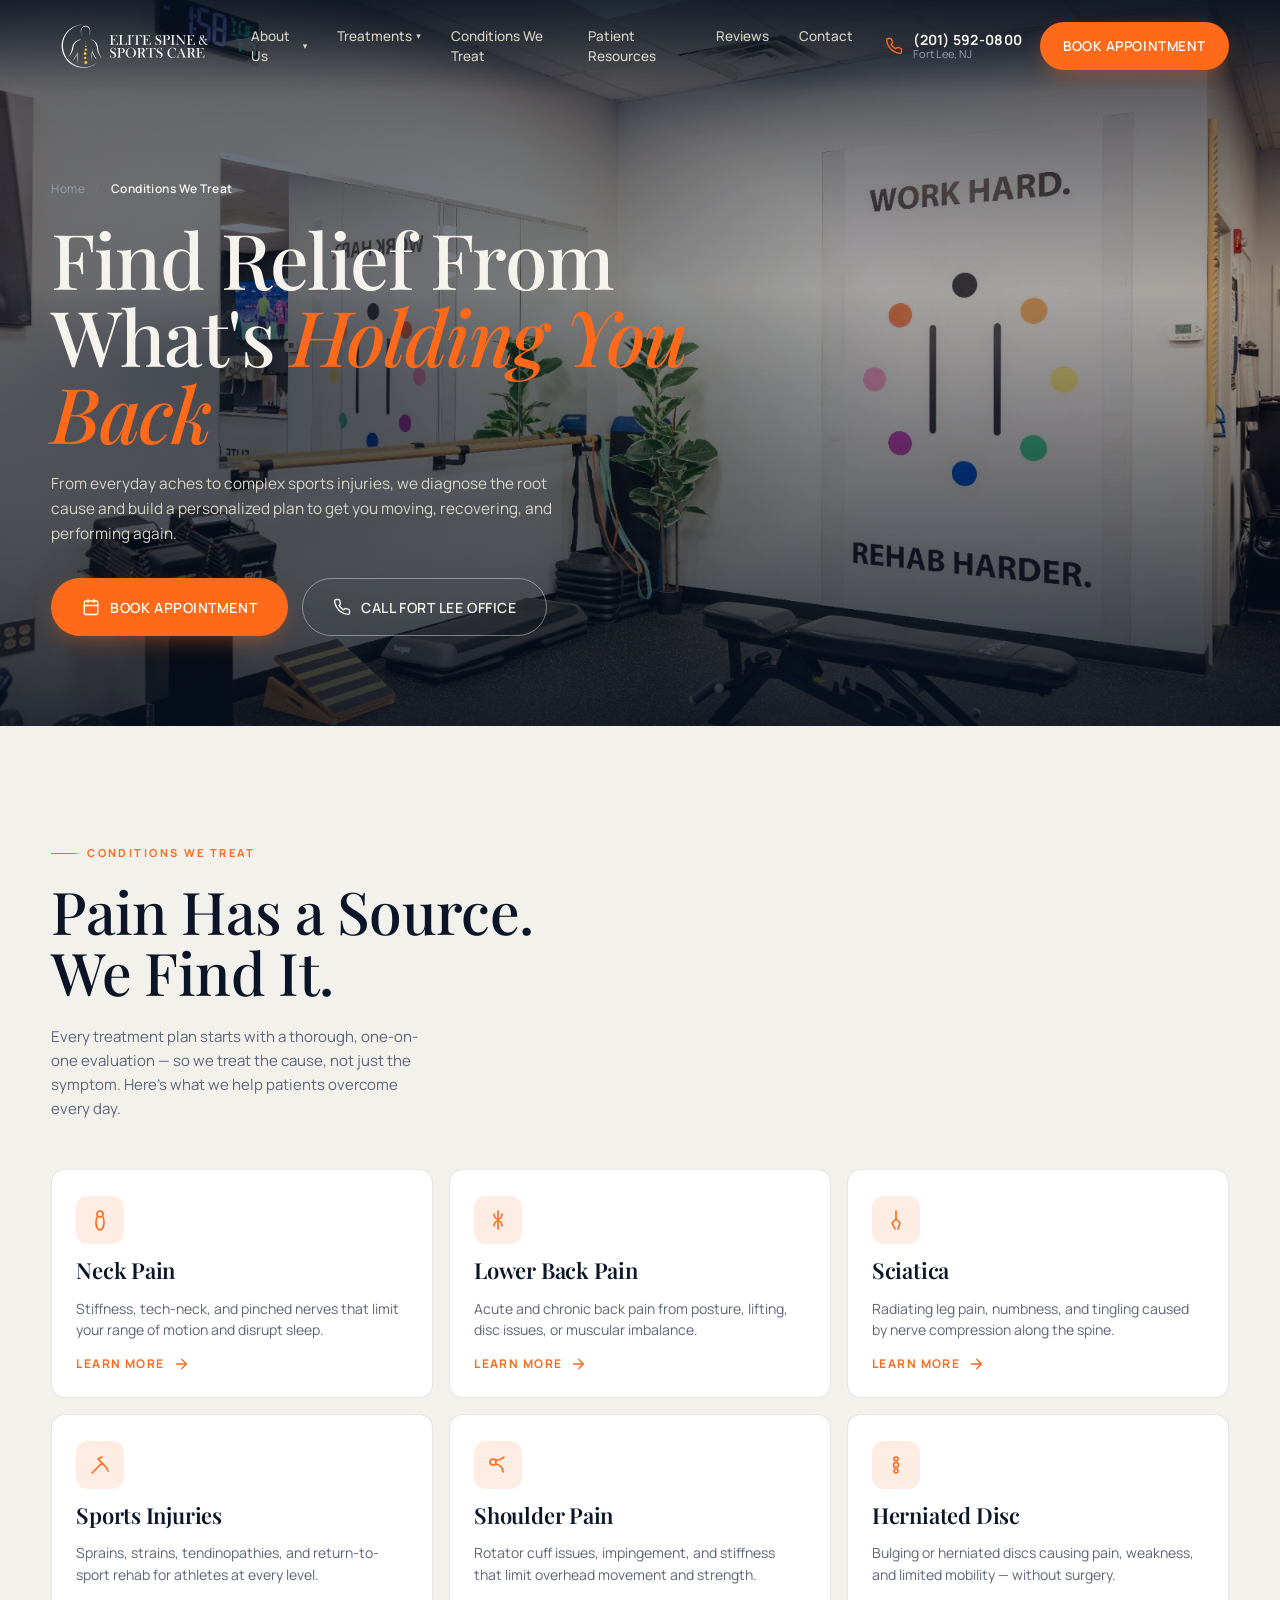
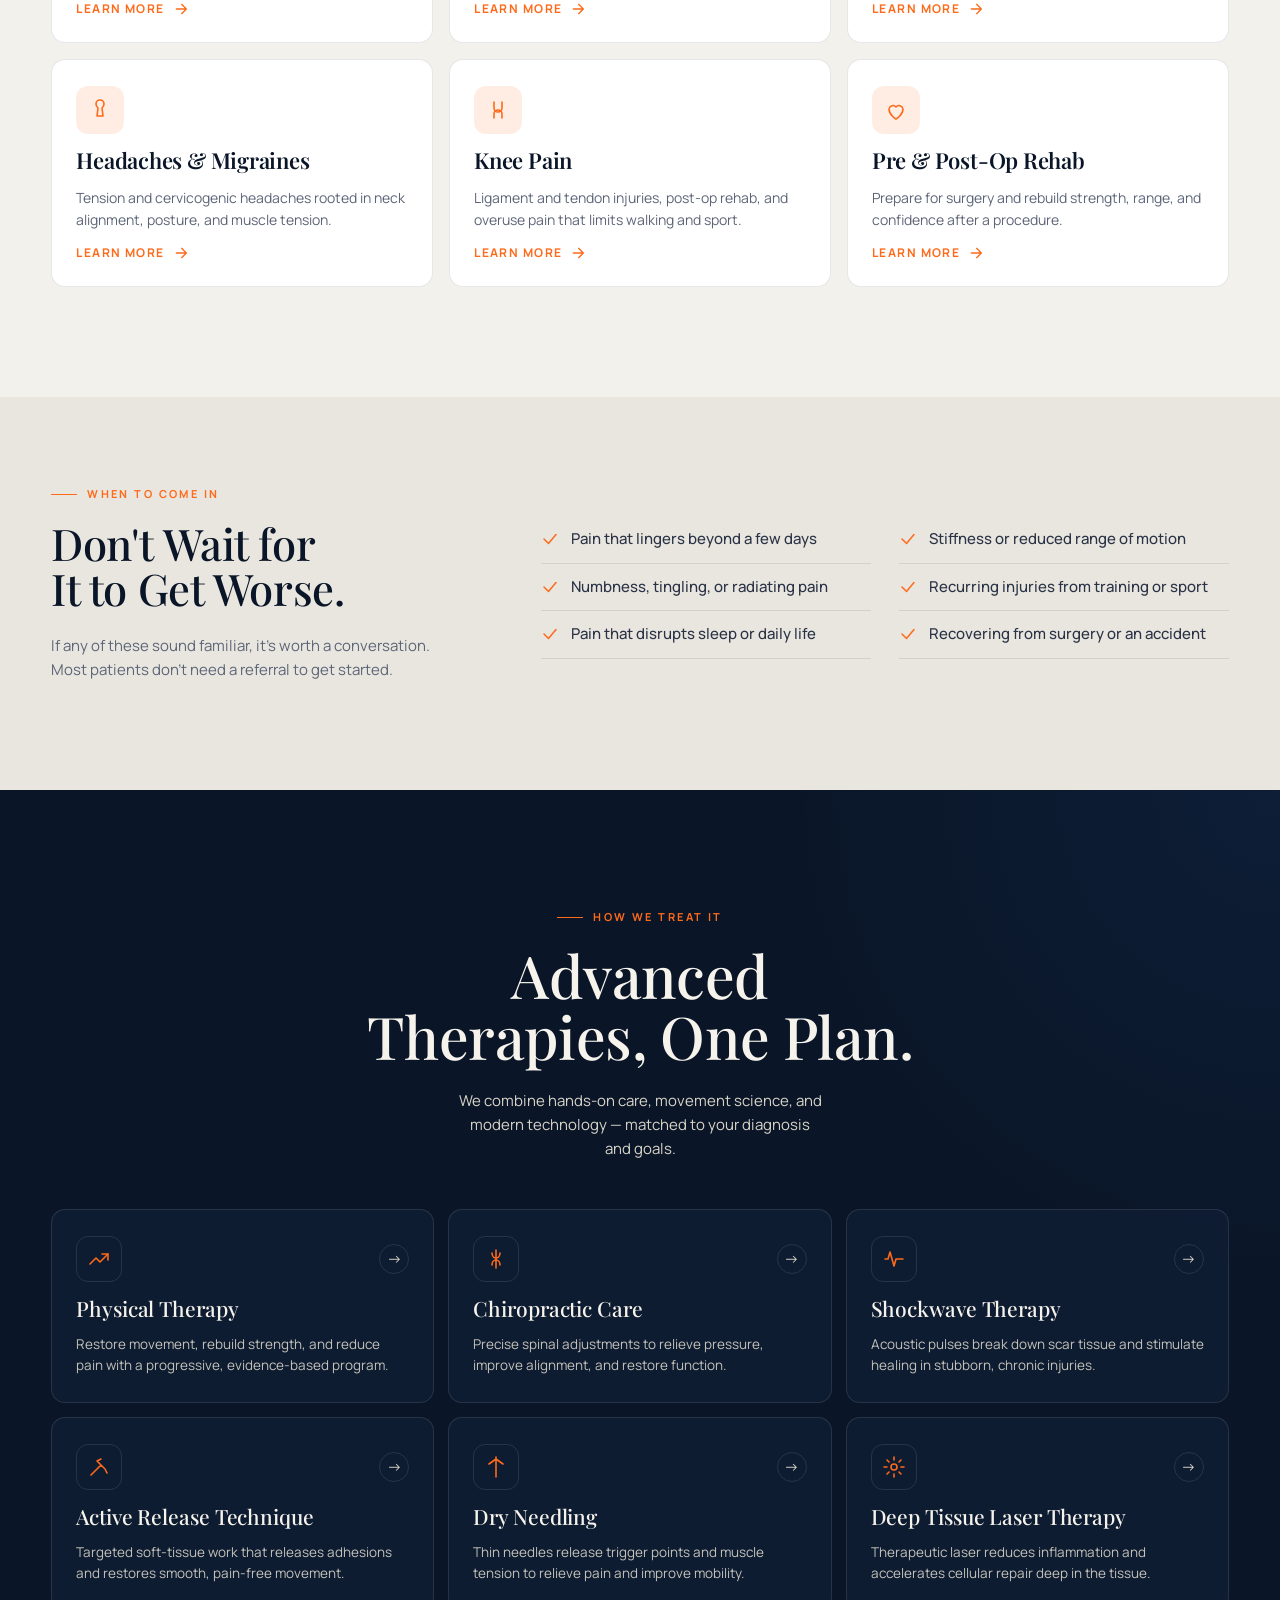
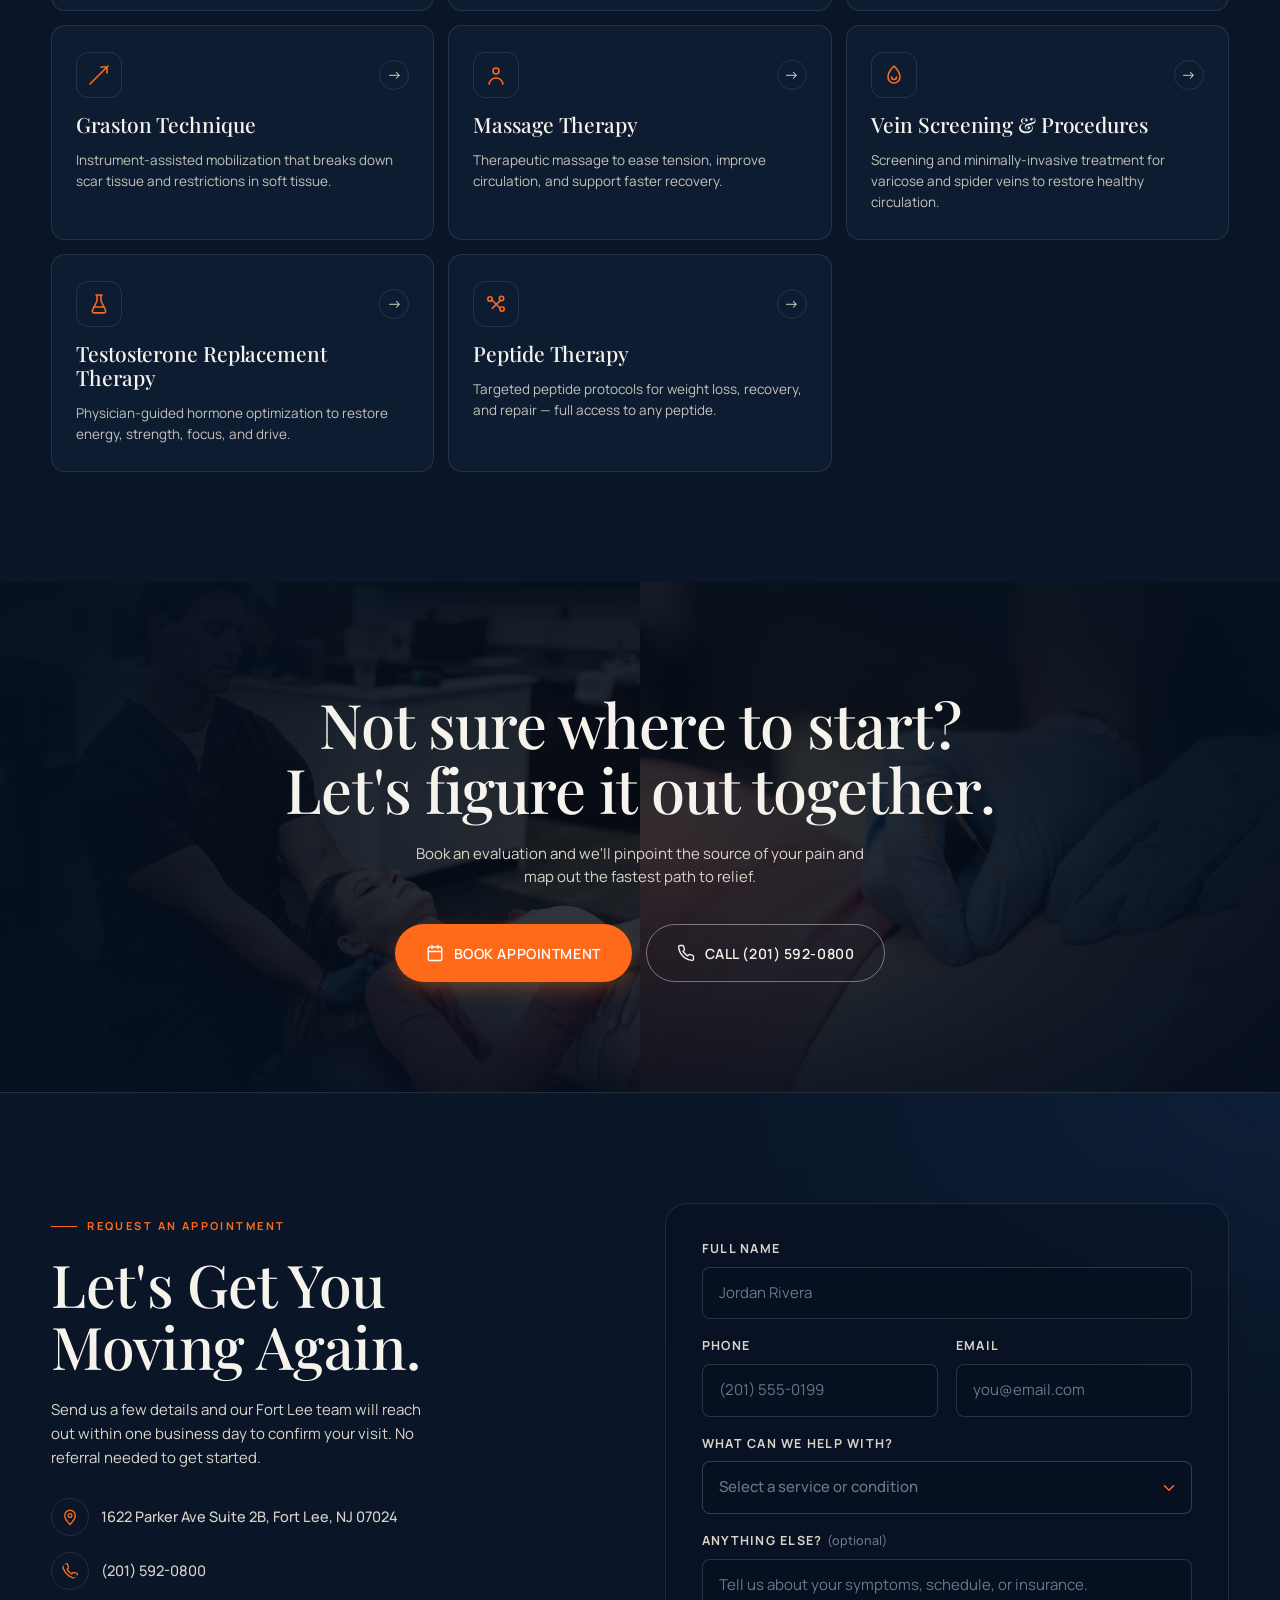
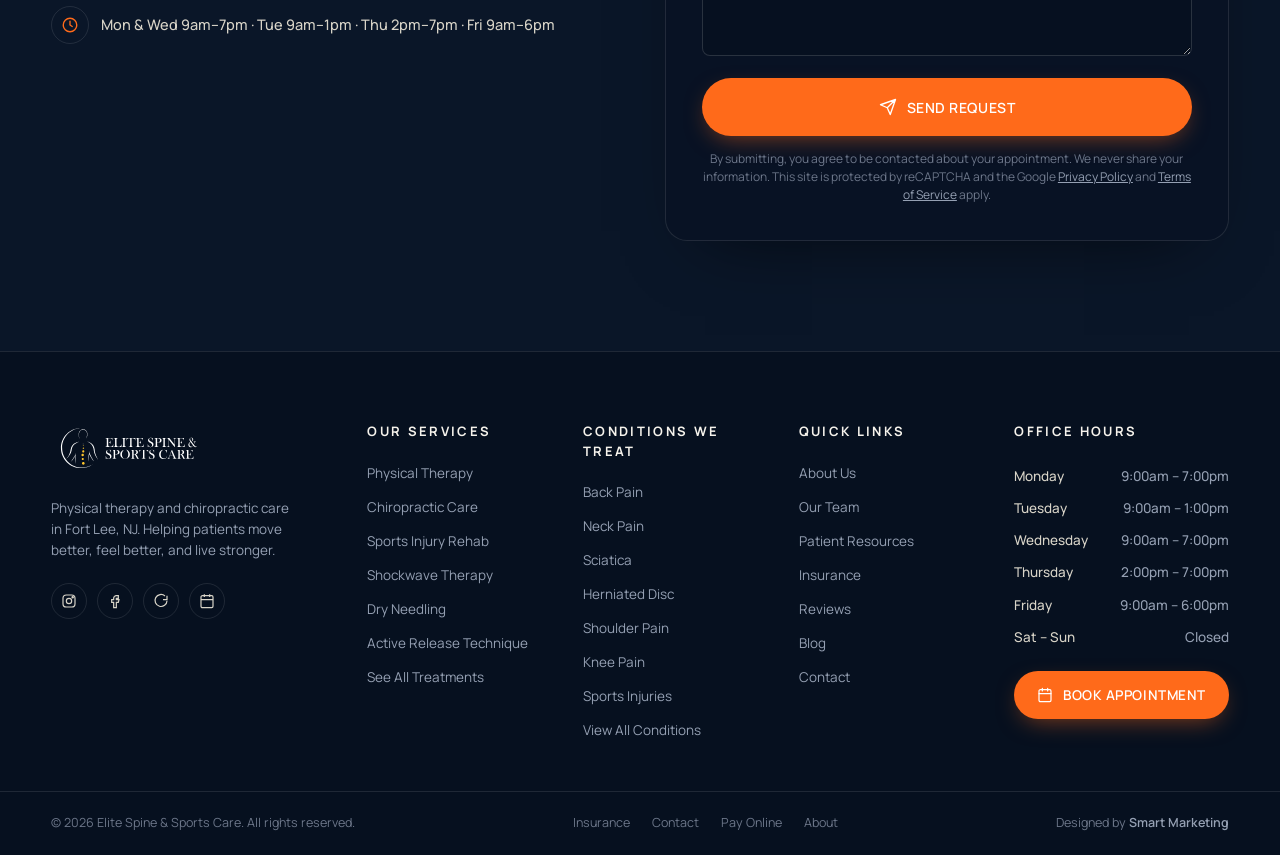
<file: conditions-services.html>
<!DOCTYPE html>
<html lang="en">
<head>
<meta charset="UTF-8" />
<meta name="viewport" content="width=device-width, initial-scale=1.0" />

<!-- Google Search Console verification (from original site) -->
<meta name="google-site-verification" content="8lYpyjeTP9PN6SSEVPgpGxMnnZLZaZc24PoN8dbayUo" />

<!-- Google Analytics (GA4) — replace G-F9D1RQY67T with your Measurement ID -->
<script async src="https://www.googletagmanager.com/gtag/js?id=G-F9D1RQY67T"></script>
<script>
  window.dataLayer = window.dataLayer || [];
  function gtag(){dataLayer.push(arguments);}
  gtag('js', new Date());
  gtag('config', 'G-F9D1RQY67T');
</script>
<title>Conditions & Treatments in Fort Lee, NJ | Elite Spine</title>
<meta name="description" content="Explore the conditions we treat — back pain, neck pain, sciatica, sports injuries and more — and the advanced therapies we use at Elite Spine & Sports Care in Fort Lee, NJ." />
<!-- Open Graph / Facebook -->
<meta property="og:type" content="website" />
<meta property="og:site_name" content="Elite Spine & Sports Care" />
<meta property="og:url" content="https://www.elitespine-nj.com/conditions-services" />
<meta property="og:title" content="Conditions We Treat &amp; Services — Elite Spine &amp; Sports Care" />
<meta property="og:description" content="Explore the conditions we treat — back pain, neck pain, sciatica, sports injuries — and the advanced therapies we use in Fort Lee, NJ." />
<meta property="og:image" content="https://www.elitespine-nj.com/images/og-image.jpg" />
<meta property="og:image:width" content="1200" />
<meta property="og:image:height" content="630" />
<meta property="og:image:secure_url" content="https://www.elitespine-nj.com/images/og-image.jpg" />
<meta property="og:image:type" content="image/jpeg" />
<meta property="og:image:alt" content="Elite Spine & Sports Care — Physical Therapy & Chiropractic Care in Fort Lee, NJ" />
<meta property="og:locale" content="en_US" />
<!-- Twitter -->
<meta name="twitter:card" content="summary_large_image" />
<meta name="twitter:title" content="Conditions We Treat &amp; Services — Elite Spine &amp; Sports Care" />
<meta name="twitter:description" content="Explore the conditions we treat — back pain, neck pain, sciatica, sports injuries — and the advanced therapies we use in Fort Lee, NJ." />
<meta name="twitter:image" content="https://www.elitespine-nj.com/images/og-image.jpg" />
<link rel="canonical" href="https://www.elitespine-nj.com/conditions-services" />

<link rel="preconnect" href="https://fonts.googleapis.com" />
<link rel="preconnect" href="https://fonts.gstatic.com" crossorigin />
<link href="https://fonts.googleapis.com/css2?family=Playfair+Display:ital,wght@0,400;0,500;0,600;0,700;0,800;1,400;1,600&family=Manrope:wght@300;400;500;600;700;800&display=swap" rel="stylesheet" />
<link rel="icon" type="image/png" href="images/favicon.png" />
<link rel="apple-touch-icon" href="images/apple-touch-icon.png" />
<link rel="stylesheet" href="styles.css" />
<link rel="stylesheet" href="services.css" />
</head>
<body>

<!-- ============== NAV ============== -->
<header class="nav is-scrolled" id="nav">
  <div class="nav__inner">
    <a class="logo" href="/" aria-label="Elite Spine & Sports Care home">
      <img class="logo__img" src="images/logo.svg" alt="Elite Spine & Sports Care" />
    </a>

    <nav class="nav__links" aria-label="Primary">
      <div class="nav__drop">
        <a href="/#about" class="has-caret" aria-haspopup="true" aria-expanded="false">About Us <span class="caret">▾</span></a>
        <div class="nav__menu" role="menu">
          <a href="/team" role="menuitem">Our Team</a>
          <a href="/insurance" role="menuitem">Insurance</a>
          <a href="/blog" role="menuitem">Wellness Advice</a>
        </div>
      </div>
      <div class="nav__drop">
        <a href="/conditions-services#services" class="has-caret" aria-haspopup="true" aria-expanded="false">Treatments <span class="caret">▾</span></a>
        <div class="nav__menu" role="menu">
          <a href="/conditions-services#services" role="menuitem">Physical Therapy</a>
          <a href="/conditions-services#services" role="menuitem">Chiropractic Care</a>
          <a href="/conditions-services#services" role="menuitem">Shockwave Therapy</a>
          <a href="/conditions-services#services" role="menuitem">Active Release Technique</a>
          <a href="/conditions-services#services" role="menuitem">Dry Needling</a>
          <a href="/conditions-services#services" role="menuitem">Deep Tissue Laser Therapy</a>
          <a href="/conditions-services#services" role="menuitem">Graston Technique</a>
          <a href="/conditions-services#services" role="menuitem">Massage Therapy</a>
          <a href="/conditions-services#services" role="menuitem">Vein Screening &amp; Procedures</a>
          <a href="/conditions-services#services" role="menuitem">Testosterone Replacement Therapy</a>
          <a href="/conditions-services#services" role="menuitem">Peptide Therapy</a>
          <a href="/conditions-services#services" class="nav__menu-all" role="menuitem">View All Treatments
            <svg viewBox="0 0 24 24" width="14" height="14" fill="none" stroke="currentColor" stroke-width="2" stroke-linecap="round" stroke-linejoin="round"><path d="M5 12h14M13 5l7 7-7 7"/></svg>
          </a>
        </div>
      </div>
      <a href="/conditions-services">Conditions We Treat</a>
      <a href="/#resources">Patient Resources</a>
      <a href="/#reviews">Reviews</a>
      <a href="/#request">Contact</a>
    </nav>

    <div class="nav__cta">
      <a class="nav__phone" href="tel:+12015920800" aria-label="Call Fort Lee office">
        <svg viewBox="0 0 24 24" width="18" height="18" fill="none" stroke="currentColor" stroke-width="1.8" stroke-linecap="round" stroke-linejoin="round"><path d="M22 16.92v3a2 2 0 0 1-2.18 2 19.79 19.79 0 0 1-8.63-3.07 19.5 19.5 0 0 1-6-6 19.79 19.79 0 0 1-3.07-8.67A2 2 0 0 1 4.11 2h3a2 2 0 0 1 2 1.72c.13.96.36 1.9.7 2.81a2 2 0 0 1-.45 2.11L8.09 9.91a16 16 0 0 0 6 6l1.27-1.27a2 2 0 0 1 2.11-.45c.91.34 1.85.57 2.81.7A2 2 0 0 1 22 16.92Z"/></svg>
        <span class="nav__phonelabel">
          <strong>(201) 592-0800</strong>
          <em>Fort Lee, NJ</em>
        </span>
      </a>
      <a class="btn btn--primary nav__book" href="https://www.zocdoc.com/practice/elite-spine-and-sports-care-60454" target="_blank" rel="noopener">Book Appointment</a>
      <button class="nav__burger" id="navBurger" type="button" aria-label="Open menu" aria-expanded="false" aria-controls="mobileMenu">
        <span></span><span></span><span></span>
      </button>
    </div>
  </div>
</header>

<!-- ============== MOBILE MENU ============== -->
<div class="mmenu" id="mobileMenu" aria-hidden="true">
  <div class="mmenu__head">
    <a class="logo" href="/" data-mclose aria-label="Elite Spine & Sports Care home">
      <img class="logo__img" src="images/logo.svg" alt="Elite Spine & Sports Care" />
    </a>
    <button class="mmenu__close" type="button" aria-label="Close menu" data-mclose>
      <svg viewBox="0 0 24 24" width="22" height="22" fill="none" stroke="currentColor" stroke-width="2" stroke-linecap="round" stroke-linejoin="round"><path d="M18 6 6 18M6 6l12 12"/></svg>
    </button>
  </div>

  <nav class="mmenu__nav" aria-label="Mobile">
    <div class="mmenu__group">
      <button class="mmenu__toggle" type="button" aria-expanded="false">
        <span>About Us</span>
        <svg class="mmenu__chev" viewBox="0 0 24 24" width="20" height="20" fill="none" stroke="currentColor" stroke-width="2" stroke-linecap="round" stroke-linejoin="round"><path d="m6 9 6 6 6-6"/></svg>
      </button>
      <div class="mmenu__sub">
        <a href="/#about" data-mclose>Overview</a>
        <a href="/team" data-mclose>Our Team</a>
        <a href="/insurance" data-mclose>Insurance</a>
        <a href="/blog" data-mclose>Wellness Advice</a>
      </div>
    </div>
    <div class="mmenu__group">
      <button class="mmenu__toggle" type="button" aria-expanded="false">
        <span>Treatments</span>
        <svg class="mmenu__chev" viewBox="0 0 24 24" width="20" height="20" fill="none" stroke="currentColor" stroke-width="2" stroke-linecap="round" stroke-linejoin="round"><path d="m6 9 6 6 6-6"/></svg>
      </button>
      <div class="mmenu__sub">
        <a href="/conditions-services#services" data-mclose>Physical Therapy</a>
        <a href="/conditions-services#services" data-mclose>Chiropractic Care</a>
        <a href="/conditions-services#services" data-mclose>Shockwave Therapy</a>
        <a href="/conditions-services#services" data-mclose>Active Release Technique</a>
        <a href="/conditions-services#services" data-mclose>Dry Needling</a>
        <a href="/conditions-services#services" data-mclose>Deep Tissue Laser Therapy</a>
        <a href="/conditions-services#services" data-mclose>Graston Technique</a>
        <a href="/conditions-services#services" data-mclose>Massage Therapy</a>
        <a href="/conditions-services#services" data-mclose>Vein Screening &amp; Procedures</a>
        <a href="/conditions-services#services" data-mclose>Testosterone Replacement Therapy</a>
        <a href="/conditions-services#services" data-mclose>Peptide Therapy</a>
        <a href="/conditions-services#services" class="mmenu__suball" data-mclose>View All Treatments →</a>
      </div>
    </div>
    <a href="/conditions-services#conditions" data-mclose><span>Conditions We Treat</span><svg viewBox="0 0 24 24" width="18" height="18" fill="none" stroke="currentColor" stroke-width="2" stroke-linecap="round" stroke-linejoin="round"><path d="m9 6 6 6-6 6"/></svg></a>
    <a href="/#resources" data-mclose><span>Patient Resources</span><svg viewBox="0 0 24 24" width="18" height="18" fill="none" stroke="currentColor" stroke-width="2" stroke-linecap="round" stroke-linejoin="round"><path d="m9 6 6 6-6 6"/></svg></a>
    <a href="/#reviews" data-mclose><span>Reviews</span><svg viewBox="0 0 24 24" width="18" height="18" fill="none" stroke="currentColor" stroke-width="2" stroke-linecap="round" stroke-linejoin="round"><path d="m9 6 6 6-6 6"/></svg></a>
    <a href="/#request" data-mclose><span>Contact</span><svg viewBox="0 0 24 24" width="18" height="18" fill="none" stroke="currentColor" stroke-width="2" stroke-linecap="round" stroke-linejoin="round"><path d="m9 6 6 6-6 6"/></svg></a>
  </nav>

  <div class="mmenu__foot">
    <a class="btn btn--primary btn--lg btn--block" href="https://www.zocdoc.com/practice/elite-spine-and-sports-care-60454" target="_blank" rel="noopener" data-mclose>
      <svg viewBox="0 0 24 24" width="18" height="18" fill="none" stroke="currentColor" stroke-width="1.8" stroke-linecap="round" stroke-linejoin="round"><rect x="3" y="4" width="18" height="18" rx="2"/><path d="M16 2v4M8 2v4M3 10h18"/></svg>
      Book Appointment
    </a>
    <a class="btn btn--ghost btn--lg btn--block" href="tel:+12015920800" data-mclose>
      <svg viewBox="0 0 24 24" width="18" height="18" fill="none" stroke="currentColor" stroke-width="1.8" stroke-linecap="round" stroke-linejoin="round"><path d="M22 16.92v3a2 2 0 0 1-2.18 2 19.79 19.79 0 0 1-8.63-3.07 19.5 19.5 0 0 1-6-6 19.79 19.79 0 0 1-3.07-8.67A2 2 0 0 1 4.11 2h3a2 2 0 0 1 2 1.72c.13.96.36 1.9.7 2.81a2 2 0 0 1-.45 2.11L8.09 9.91a16 16 0 0 0 6 6l1.27-1.27a2 2 0 0 1 2.11-.45c.91.34 1.85.57 2.81.7A2 2 0 0 1 22 16.92Z"/></svg>
      (201) 592-0800
    </a>
    <div class="mmenu__meta">
      <a href="https://maps.app.goo.gl/QrEqCF7VUxsvKQmH9" target="_blank" rel="noopener">1622 Parker Ave Suite 2B, Fort Lee, NJ 07024</a>
      <span>Mon & Wed 9am–7pm · Tue 9am–1pm · Thu 2pm–7pm · Fri 9am–6pm</span>
    </div>
    <div class="mmenu__social">
      <a href="https://www.instagram.com/elitespineandsportscare/" target="_blank" rel="noopener" aria-label="Instagram"><svg viewBox="0 0 24 24" width="18" height="18" fill="none" stroke="currentColor" stroke-width="1.8"><rect x="3" y="3" width="18" height="18" rx="5"/><circle cx="12" cy="12" r="4"/><circle cx="17.5" cy="6.5" r="1" fill="currentColor"/></svg></a>
      <a href="https://www.facebook.com/elitespinefortlee/" target="_blank" rel="noopener" aria-label="Facebook"><svg viewBox="0 0 24 24" width="18" height="18" fill="none" stroke="currentColor" stroke-width="1.8"><path d="M14 8h3V4h-3c-2 0-4 2-4 4v2H7v4h3v8h4v-8h3l1-4h-4V8Z"/></svg></a>
      <a href="https://www.google.com/maps/search/?api=1&amp;query=Elite+Spine+%26+Sports+Care+Fort+Lee+NJ" target="_blank" rel="noopener" aria-label="Google"><svg viewBox="0 0 24 24" width="18" height="18" fill="none" stroke="currentColor" stroke-width="1.8"><path d="M21 11.5a9 9 0 1 1-3-7"/><path d="M21 4v6h-6"/></svg></a>
    </div>
  </div>
</div>

<main id="top">

<!-- ============== SUB HERO ============== -->
<section class="subhero">
  <div class="subhero__media" aria-hidden="true">
    <img src="images/gym-room-opt.jpg" alt="" />
    <div class="subhero__shade"></div>
  </div>
  <div class="subhero__inner">
    <nav class="crumbs" aria-label="Breadcrumb">
      <a href="/">Home</a>
      <span>/</span>
      <strong>Conditions We Treat</strong>
    </nav>
    <h1>Find Relief From<br/>What's <span class="accent">Holding You Back</span></h1>
    <p class="subhero__sub">
      From everyday aches to complex sports injuries, we diagnose the root cause and build a
      personalized plan to get you moving, recovering, and performing again.
    </p>
    <div class="subhero__ctas">
      <a class="btn btn--primary btn--lg" href="https://www.zocdoc.com/practice/elite-spine-and-sports-care-60454" target="_blank" rel="noopener">
        <svg viewBox="0 0 24 24" width="18" height="18" fill="none" stroke="currentColor" stroke-width="1.8" stroke-linecap="round" stroke-linejoin="round"><rect x="3" y="4" width="18" height="18" rx="2"/><path d="M16 2v4M8 2v4M3 10h18"/></svg>
        Book Appointment
      </a>
      <a class="btn btn--ghost btn--lg" href="tel:+12015920800">
        <svg viewBox="0 0 24 24" width="18" height="18" fill="none" stroke="currentColor" stroke-width="1.8" stroke-linecap="round" stroke-linejoin="round"><path d="M22 16.92v3a2 2 0 0 1-2.18 2 19.79 19.79 0 0 1-8.63-3.07 19.5 19.5 0 0 1-6-6 19.79 19.79 0 0 1-3.07-8.67A2 2 0 0 1 4.11 2h3a2 2 0 0 1 2 1.72c.13.96.36 1.9.7 2.81a2 2 0 0 1-.45 2.11L8.09 9.91a16 16 0 0 0 6 6l1.27-1.27a2 2 0 0 1 2.11-.45c.91.34 1.85.57 2.81.7A2 2 0 0 1 22 16.92Z"/></svg>
        Call Fort Lee Office
      </a>
    </div>
  </div>
</section>

<!-- ============== CONDITIONS INDEX ============== -->
<section class="cindex" id="conditions">
  <div class="cindex__inner">
    <div class="cindex__head">
      <span class="eyebrow eyebrow--dark">Conditions We Treat</span>
      <h2 class="h2 h2--dark">Pain Has a Source. We Find It.</h2>
      <p class="lede lede--dark">
        Every treatment plan starts with a thorough, one-on-one evaluation — so we treat the cause,
        not just the symptom. Here's what we help patients overcome every day.
      </p>
    </div>

    <div class="cgrid">
      <a class="ccard" id="neck-pain" href="#neck-pain">
        <span class="ccard__icon">
          <svg viewBox="0 0 24 24" fill="none" stroke="currentColor" stroke-width="1.6" stroke-linecap="round" stroke-linejoin="round"><circle cx="12" cy="6" r="3"/><path d="M9 9c-1 2-1 4-1 6 0 4 2 7 4 7s4-3 4-7c0-2 0-4-1-6"/></svg>
        </span>
        <h3>Neck Pain</h3>
        <p>Stiffness, tech-neck, and pinched nerves that limit your range of motion and disrupt sleep.</p>
        <span class="ccard__more">Learn More
          <svg viewBox="0 0 24 24" width="16" height="16" fill="none" stroke="currentColor" stroke-width="2" stroke-linecap="round" stroke-linejoin="round"><path d="M5 12h14M13 5l7 7-7 7"/></svg>
        </span>
      </a>

      <a class="ccard" id="lower-back-pain" href="#lower-back-pain">
        <span class="ccard__icon">
          <svg viewBox="0 0 24 24" fill="none" stroke="currentColor" stroke-width="1.6" stroke-linecap="round" stroke-linejoin="round"><path d="M12 3v18M8 6c0 3 2 5 4 5s4-2 4-5M8 18c0-3 2-5 4-5s4 2 4 5"/></svg>
        </span>
        <h3>Lower Back Pain</h3>
        <p>Acute and chronic back pain from posture, lifting, disc issues, or muscular imbalance.</p>
        <span class="ccard__more">Learn More
          <svg viewBox="0 0 24 24" width="16" height="16" fill="none" stroke="currentColor" stroke-width="2" stroke-linecap="round" stroke-linejoin="round"><path d="M5 12h14M13 5l7 7-7 7"/></svg>
        </span>
      </a>

      <a class="ccard" id="sciatica" href="#sciatica">
        <span class="ccard__icon">
          <svg viewBox="0 0 24 24" fill="none" stroke="currentColor" stroke-width="1.6" stroke-linecap="round" stroke-linejoin="round"><path d="M12 3v8l-4 4 3 6M12 11l4 4-2 6"/></svg>
        </span>
        <h3>Sciatica</h3>
        <p>Radiating leg pain, numbness, and tingling caused by nerve compression along the spine.</p>
        <span class="ccard__more">Learn More
          <svg viewBox="0 0 24 24" width="16" height="16" fill="none" stroke="currentColor" stroke-width="2" stroke-linecap="round" stroke-linejoin="round"><path d="M5 12h14M13 5l7 7-7 7"/></svg>
        </span>
      </a>

      <a class="ccard" id="sports-injuries" href="#sports-injuries">
        <span class="ccard__icon">
          <svg viewBox="0 0 24 24" fill="none" stroke="currentColor" stroke-width="1.6" stroke-linecap="round" stroke-linejoin="round"><path d="M4 20 14 10M14 10l-4-4M14 10l4 4M10 6l4-2M18 14l2 4"/></svg>
        </span>
        <h3>Sports Injuries</h3>
        <p>Sprains, strains, tendinopathies, and return-to-sport rehab for athletes at every level.</p>
        <span class="ccard__more">Learn More
          <svg viewBox="0 0 24 24" width="16" height="16" fill="none" stroke="currentColor" stroke-width="2" stroke-linecap="round" stroke-linejoin="round"><path d="M5 12h14M13 5l7 7-7 7"/></svg>
        </span>
      </a>

      <a class="ccard" id="shoulder-pain" href="#shoulder-pain">
        <span class="ccard__icon">
          <svg viewBox="0 0 24 24" fill="none" stroke="currentColor" stroke-width="1.6" stroke-linecap="round" stroke-linejoin="round"><circle cx="7" cy="9" r="3"/><path d="M10 11c4 1 7 4 7 8M10 7c3 0 6-1 8-3"/></svg>
        </span>
        <h3>Shoulder Pain</h3>
        <p>Rotator cuff issues, impingement, and stiffness that limit overhead movement and strength.</p>
        <span class="ccard__more">Learn More
          <svg viewBox="0 0 24 24" width="16" height="16" fill="none" stroke="currentColor" stroke-width="2" stroke-linecap="round" stroke-linejoin="round"><path d="M5 12h14M13 5l7 7-7 7"/></svg>
        </span>
      </a>

      <a class="ccard" id="herniated-disc" href="#herniated-disc">
        <span class="ccard__icon">
          <svg viewBox="0 0 24 24" fill="none" stroke="currentColor" stroke-width="1.6" stroke-linecap="round" stroke-linejoin="round"><circle cx="12" cy="6" r="2"/><circle cx="12" cy="12" r="2.5"/><circle cx="12" cy="18" r="2"/></svg>
        </span>
        <h3>Herniated Disc</h3>
        <p>Bulging or herniated discs causing pain, weakness, and limited mobility — without surgery.</p>
        <span class="ccard__more">Learn More
          <svg viewBox="0 0 24 24" width="16" height="16" fill="none" stroke="currentColor" stroke-width="2" stroke-linecap="round" stroke-linejoin="round"><path d="M5 12h14M13 5l7 7-7 7"/></svg>
        </span>
      </a>

      <a class="ccard" id="headaches" href="#headaches">
        <span class="ccard__icon">
          <svg viewBox="0 0 24 24" fill="none" stroke="currentColor" stroke-width="1.6" stroke-linecap="round" stroke-linejoin="round"><path d="M12 2a4 4 0 0 0-4 4c0 1.5 1 3 2 4l-1 8h6l-1-8c1-1 2-2.5 2-4a4 4 0 0 0-4-4Z"/></svg>
        </span>
        <h3>Headaches &amp; Migraines</h3>
        <p>Tension and cervicogenic headaches rooted in neck alignment, posture, and muscle tension.</p>
        <span class="ccard__more">Learn More
          <svg viewBox="0 0 24 24" width="16" height="16" fill="none" stroke="currentColor" stroke-width="2" stroke-linecap="round" stroke-linejoin="round"><path d="M5 12h14M13 5l7 7-7 7"/></svg>
        </span>
      </a>

      <a class="ccard" id="knee-pain" href="#knee-pain">
        <span class="ccard__icon">
          <svg viewBox="0 0 24 24" fill="none" stroke="currentColor" stroke-width="1.6" stroke-linecap="round" stroke-linejoin="round"><path d="M8 4v6a4 4 0 0 0 8 0V4M8 20v-4a4 4 0 0 1 8 0v4"/></svg>
        </span>
        <h3>Knee Pain</h3>
        <p>Ligament and tendon injuries, post-op rehab, and overuse pain that limits walking and sport.</p>
        <span class="ccard__more">Learn More
          <svg viewBox="0 0 24 24" width="16" height="16" fill="none" stroke="currentColor" stroke-width="2" stroke-linecap="round" stroke-linejoin="round"><path d="M5 12h14M13 5l7 7-7 7"/></svg>
        </span>
      </a>

      <a class="ccard" id="pre-post-op" href="#pre-post-op">
        <span class="ccard__icon">
          <svg viewBox="0 0 24 24" fill="none" stroke="currentColor" stroke-width="1.6" stroke-linecap="round" stroke-linejoin="round"><path d="M12 21s-7-4-7-10a4 4 0 0 1 7-2 4 4 0 0 1 7 2c0 6-7 10-7 10Z"/></svg>
        </span>
        <h3>Pre &amp; Post-Op Rehab</h3>
        <p>Prepare for surgery and rebuild strength, range, and confidence after a procedure.</p>
        <span class="ccard__more">Learn More
          <svg viewBox="0 0 24 24" width="16" height="16" fill="none" stroke="currentColor" stroke-width="2" stroke-linecap="round" stroke-linejoin="round"><path d="M5 12h14M13 5l7 7-7 7"/></svg>
        </span>
      </a>
    </div>
  </div>
</section>

<!-- ============== SYMPTOM CHECK ============== -->
<section class="symptoms">
  <div class="symptoms__inner">
    <div class="symptoms__head">
      <span class="eyebrow eyebrow--dark">When to Come In</span>
      <h2 class="h2 h2--dark">Don't Wait for It to Get Worse.</h2>
      <p class="lede lede--dark">If any of these sound familiar, it's worth a conversation. Most patients don't need a referral to get started.</p>
    </div>
    <ul class="symptoms__list">
      <li><svg viewBox="0 0 24 24" width="18" height="18" fill="none" stroke="currentColor" stroke-width="2" stroke-linecap="round" stroke-linejoin="round"><path d="m4 12 6 6L20 6"/></svg>Pain that lingers beyond a few days</li>
      <li><svg viewBox="0 0 24 24" width="18" height="18" fill="none" stroke="currentColor" stroke-width="2" stroke-linecap="round" stroke-linejoin="round"><path d="m4 12 6 6L20 6"/></svg>Stiffness or reduced range of motion</li>
      <li><svg viewBox="0 0 24 24" width="18" height="18" fill="none" stroke="currentColor" stroke-width="2" stroke-linecap="round" stroke-linejoin="round"><path d="m4 12 6 6L20 6"/></svg>Numbness, tingling, or radiating pain</li>
      <li><svg viewBox="0 0 24 24" width="18" height="18" fill="none" stroke="currentColor" stroke-width="2" stroke-linecap="round" stroke-linejoin="round"><path d="m4 12 6 6L20 6"/></svg>Recurring injuries from training or sport</li>
      <li><svg viewBox="0 0 24 24" width="18" height="18" fill="none" stroke="currentColor" stroke-width="2" stroke-linecap="round" stroke-linejoin="round"><path d="m4 12 6 6L20 6"/></svg>Pain that disrupts sleep or daily life</li>
      <li><svg viewBox="0 0 24 24" width="18" height="18" fill="none" stroke="currentColor" stroke-width="2" stroke-linecap="round" stroke-linejoin="round"><path d="m4 12 6 6L20 6"/></svg>Recovering from surgery or an accident</li>
    </ul>
  </div>
</section>

<!-- ============== SERVICES ============== -->
<section class="services-sec" id="services">
  <div class="services-sec__inner">
    <div class="services-sec__head">
      <span class="eyebrow eyebrow--accent">How We Treat It</span>
      <h2 class="h2">Advanced Therapies, One Plan.</h2>
      <p class="lede">We combine hands-on care, movement science, and modern technology — matched to your diagnosis and goals.</p>
    </div>

    <div class="sgrid">
      <a class="scard" href="#services">
        <div class="scard__top">
          <span class="scard__icon"><svg viewBox="0 0 24 24" fill="none" stroke="currentColor" stroke-width="1.6" stroke-linecap="round" stroke-linejoin="round"><path d="M3 17 9 11l4 4 8-8"/><path d="M15 7h6v6"/></svg></span>
          <span class="scard__arrow">→</span>
        </div>
        <h3>Physical Therapy</h3>
        <p>Restore movement, rebuild strength, and reduce pain with a progressive, evidence-based program.</p>
      </a>

      <a class="scard" href="#services">
        <div class="scard__top">
          <span class="scard__icon"><svg viewBox="0 0 24 24" fill="none" stroke="currentColor" stroke-width="1.6" stroke-linecap="round" stroke-linejoin="round"><path d="M12 3v18M8 6c0 3 2 5 4 5s4-2 4-5M8 18c0-3 2-5 4-5s4 2 4 5"/></svg></span>
          <span class="scard__arrow">→</span>
        </div>
        <h3>Chiropractic Care</h3>
        <p>Precise spinal adjustments to relieve pressure, improve alignment, and restore function.</p>
      </a>

      <a class="scard" href="#services">
        <div class="scard__top">
          <span class="scard__icon"><svg viewBox="0 0 24 24" fill="none" stroke="currentColor" stroke-width="1.6" stroke-linecap="round" stroke-linejoin="round"><path d="M3 12h3l2-7 4 14 2-7h7"/></svg></span>
          <span class="scard__arrow">→</span>
        </div>
        <h3>Shockwave Therapy</h3>
        <p>Acoustic pulses break down scar tissue and stimulate healing in stubborn, chronic injuries.</p>
      </a>

      <a class="scard" href="#services">
        <div class="scard__top">
          <span class="scard__icon"><svg viewBox="0 0 24 24" fill="none" stroke="currentColor" stroke-width="1.6" stroke-linecap="round" stroke-linejoin="round"><path d="M4 20 14 10M14 10l-4-4M14 10l4 4M10 6l4-2M18 14l2 4"/></svg></span>
          <span class="scard__arrow">→</span>
        </div>
        <h3>Active Release Technique</h3>
        <p>Targeted soft-tissue work that releases adhesions and restores smooth, pain-free movement.</p>
      </a>

      <a class="scard" href="#services">
        <div class="scard__top">
          <span class="scard__icon"><svg viewBox="0 0 24 24" fill="none" stroke="currentColor" stroke-width="1.6" stroke-linecap="round" stroke-linejoin="round"><path d="M12 2v20M5 9l7-5 7 5"/></svg></span>
          <span class="scard__arrow">→</span>
        </div>
        <h3>Dry Needling</h3>
        <p>Thin needles release trigger points and muscle tension to relieve pain and improve mobility.</p>
      </a>

      <a class="scard" href="#services">
        <div class="scard__top">
          <span class="scard__icon"><svg viewBox="0 0 24 24" fill="none" stroke="currentColor" stroke-width="1.6" stroke-linecap="round" stroke-linejoin="round"><circle cx="12" cy="12" r="3"/><path d="M12 2v3M12 19v3M2 12h3M19 12h3M5 5l2 2M17 17l2 2M19 5l-2 2M7 17l-2 2"/></svg></span>
          <span class="scard__arrow">→</span>
        </div>
        <h3>Deep Tissue Laser Therapy</h3>
        <p>Therapeutic laser reduces inflammation and accelerates cellular repair deep in the tissue.</p>
      </a>

      <a class="scard" href="#services">
        <div class="scard__top">
          <span class="scard__icon"><svg viewBox="0 0 24 24" fill="none" stroke="currentColor" stroke-width="1.6" stroke-linecap="round" stroke-linejoin="round"><path d="M3 21 21 3M14 4h6v6"/></svg></span>
          <span class="scard__arrow">→</span>
        </div>
        <h3>Graston Technique</h3>
        <p>Instrument-assisted mobilization that breaks down scar tissue and restrictions in soft tissue.</p>
      </a>

      <a class="scard" href="#services">
        <div class="scard__top">
          <span class="scard__icon"><svg viewBox="0 0 24 24" fill="none" stroke="currentColor" stroke-width="1.6" stroke-linecap="round" stroke-linejoin="round"><circle cx="12" cy="8" r="3"/><path d="M5 21c1-4 4-6 7-6s6 2 7 6"/></svg></span>
          <span class="scard__arrow">→</span>
        </div>
        <h3>Massage Therapy</h3>
        <p>Therapeutic massage to ease tension, improve circulation, and support faster recovery.</p>
      </a>

      <a class="scard" href="#services">
        <div class="scard__top">
          <span class="scard__icon"><svg viewBox="0 0 24 24" fill="none" stroke="currentColor" stroke-width="1.6" stroke-linecap="round" stroke-linejoin="round"><path d="M12 3s6 6 6 11a6 6 0 0 1-12 0c0-5 6-11 6-11Z"/><path d="M9.5 14a2.5 2.5 0 0 0 5 0"/></svg></span>
          <span class="scard__arrow">→</span>
        </div>
        <h3>Vein Screening &amp; Procedures</h3>
        <p>Screening and minimally-invasive treatment for varicose and spider veins to restore healthy circulation.</p>
      </a>

      <a class="scard" href="#services">
        <div class="scard__top">
          <span class="scard__icon"><svg viewBox="0 0 24 24" fill="none" stroke="currentColor" stroke-width="1.6" stroke-linecap="round" stroke-linejoin="round"><path d="M9 3h6M10 3v6l-4.5 9a2 2 0 0 0 1.8 2.9h9.4a2 2 0 0 0 1.8-2.9L14 9V3"/><path d="M7 15h10"/></svg></span>
          <span class="scard__arrow">→</span>
        </div>
        <h3>Testosterone Replacement Therapy</h3>
        <p>Physician-guided hormone optimization to restore energy, strength, focus, and drive.</p>
      </a>

      <a class="scard" href="#services">
        <div class="scard__top">
          <span class="scard__icon"><svg viewBox="0 0 24 24" fill="none" stroke="currentColor" stroke-width="1.6" stroke-linecap="round" stroke-linejoin="round"><circle cx="6" cy="7" r="2.2"/><circle cx="18" cy="17" r="2.2"/><circle cx="17.5" cy="6.5" r="2.2"/><path d="M8 8l8 8M16.5 8.4 8.2 16.3"/></svg></span>
          <span class="scard__arrow">→</span>
        </div>
        <h3>Peptide Therapy</h3>
        <p>Targeted peptide protocols for weight loss, recovery, and repair — full access to any peptide.</p>
      </a>
    </div>
  </div>
</section>

<!-- ============== FINAL CTA ============== -->
<section class="finalcta" id="book">
  <div class="finalcta__bg" aria-hidden="true">
    <div class="finalcta__col finalcta__col--l" style="background-image:url('images/cta-left-opt.jpg')"></div>
    <div class="finalcta__col finalcta__col--r" style="background-image:url('images/cta-right-opt.jpg')"></div>
    <div class="finalcta__center"></div>
  </div>
  <div class="finalcta__content">
    <h2 class="finalcta__title">Not sure where to start?<br/>Let's figure it out together.</h2>
    <p class="finalcta__sub">Book an evaluation and we'll pinpoint the source of your pain and map out the fastest path to relief.</p>
    <div class="finalcta__ctas">
      <a class="btn btn--primary btn--lg" href="https://www.zocdoc.com/practice/elite-spine-and-sports-care-60454" target="_blank" rel="noopener">
        <svg viewBox="0 0 24 24" width="18" height="18" fill="none" stroke="currentColor" stroke-width="1.8" stroke-linecap="round" stroke-linejoin="round"><rect x="3" y="4" width="18" height="18" rx="2"/><path d="M16 2v4M8 2v4M3 10h18"/></svg>
        Book Appointment
      </a>
      <a class="btn btn--ghost btn--lg" href="tel:+12015920800">
        <svg viewBox="0 0 24 24" width="18" height="18" fill="none" stroke="currentColor" stroke-width="1.8" stroke-linecap="round" stroke-linejoin="round"><path d="M22 16.92v3a2 2 0 0 1-2.18 2 19.79 19.79 0 0 1-8.63-3.07 19.5 19.5 0 0 1-6-6 19.79 19.79 0 0 1-3.07-8.67A2 2 0 0 1 4.11 2h3a2 2 0 0 1 2 1.72c.13.96.36 1.9.7 2.81a2 2 0 0 1-.45 2.11L8.09 9.91a16 16 0 0 0 6 6l1.27-1.27a2 2 0 0 1 2.11-.45c.91.34 1.85.57 2.81.7A2 2 0 0 1 22 16.92Z"/></svg>
        Call (201) 592-0800
      </a>
    </div>
  </div>
</section>

</main>

<!-- ============== CONTACT FORM ============== -->
<section class="cform" id="request">
  <div class="cform__inner">
    <div class="cform__intro">
      <span class="eyebrow eyebrow--accent">Request an Appointment</span>
      <h2 class="h2">Let's Get You Moving Again.</h2>
      <p class="lede">Send us a few details and our Fort Lee team will reach out within one business day to confirm your visit. No referral needed to get started.</p>
      <ul class="cform__assure">
        <li>
          <svg viewBox="0 0 24 24" width="18" height="18" fill="none" stroke="currentColor" stroke-width="1.8" stroke-linecap="round" stroke-linejoin="round"><path d="M12 22s7-7 7-12a7 7 0 1 0-14 0c0 5 7 12 7 12Z"/><circle cx="12" cy="10" r="2.5"/></svg>
          <a href="https://maps.app.goo.gl/QrEqCF7VUxsvKQmH9" target="_blank" rel="noopener">1622 Parker Ave Suite 2B, Fort Lee, NJ 07024</a>
        </li>
        <li>
          <svg viewBox="0 0 24 24" width="18" height="18" fill="none" stroke="currentColor" stroke-width="1.8" stroke-linecap="round" stroke-linejoin="round"><path d="M22 16.92v3a2 2 0 0 1-2.18 2 19.79 19.79 0 0 1-8.63-3.07 19.5 19.5 0 0 1-6-6 19.79 19.79 0 0 1-3.07-8.67A2 2 0 0 1 4.11 2h3a2 2 0 0 1 2 1.72c.13.96.36 1.9.7 2.81a2 2 0 0 1-.45 2.11L8.09 9.91a16 16 0 0 0 6 6l1.27-1.27a2 2 0 0 1 2.11-.45c.91.34 1.85.57 2.81.7A2 2 0 0 1 22 16.92Z"/></svg>
          <a href="tel:+12015920800">(201) 592-0800</a>
        </li>
        <li>
          <svg viewBox="0 0 24 24" width="18" height="18" fill="none" stroke="currentColor" stroke-width="1.8" stroke-linecap="round" stroke-linejoin="round"><circle cx="12" cy="12" r="9"/><path d="M12 7v5l3 2"/></svg>
          Mon & Wed 9am–7pm · Tue 9am–1pm · Thu 2pm–7pm · Fri 9am–6pm
        </li>
      </ul>
    </div>

    <form class="cform__form" id="appointmentForm" data-sheet-tab="Appointment Requests" novalidate>
      <div class="cform__row">
        <div class="field">
          <label for="cf-name">Full Name</label>
          <input type="text" id="cf-name" name="name" autocomplete="name" required placeholder="Jordan Rivera" />
          <span class="field__err" data-err></span>
        </div>
      </div>
      <div class="cform__row cform__row--2">
        <div class="field">
          <label for="cf-phone">Phone</label>
          <input type="tel" id="cf-phone" name="phone" autocomplete="tel" required placeholder="(201) 555-0199" />
          <span class="field__err" data-err></span>
        </div>
        <div class="field">
          <label for="cf-email">Email</label>
          <input type="email" id="cf-email" name="email" autocomplete="email" required placeholder="you@email.com" />
          <span class="field__err" data-err></span>
        </div>
      </div>
      <div class="cform__row">
        <div class="field">
          <label for="cf-service">What can we help with?</label>
          <div class="field__select">
            <select id="cf-service" name="service" required>
              <option value="" disabled selected>Select a service or condition</option>
              <option>Physical Therapy</option>
              <option>Chiropractic Care</option>
              <option>Sports Injury Rehab</option>
              <option>Back or Neck Pain</option>
              <option>Sciatica</option>
              <option>Shockwave / Laser Therapy</option>
              <option>Not sure — help me decide</option>
            </select>
            <svg viewBox="0 0 24 24" width="18" height="18" fill="none" stroke="currentColor" stroke-width="2" stroke-linecap="round" stroke-linejoin="round"><path d="m6 9 6 6 6-6"/></svg>
          </div>
          <span class="field__err" data-err></span>
        </div>
      </div>
      <div class="cform__row">
        <div class="field">
          <label for="cf-msg">Anything else? <span class="field__opt">(optional)</span></label>
          <textarea id="cf-msg" name="message" rows="3" placeholder="Tell us about your symptoms, schedule, or insurance."></textarea>
        </div>
      </div>
      <button class="btn btn--primary btn--lg btn--block" type="submit">
        <svg viewBox="0 0 24 24" width="18" height="18" fill="none" stroke="currentColor" stroke-width="1.8" stroke-linecap="round" stroke-linejoin="round"><path d="M22 2 11 13M22 2l-7 20-4-9-9-4 20-7Z"/></svg>
        Send Request
      </button>
      <p class="cform__fineprint">By submitting, you agree to be contacted about your appointment. We never share your information. This site is protected by reCAPTCHA and the Google <a href="https://policies.google.com/privacy" target="_blank" rel="noopener">Privacy Policy</a> and <a href="https://policies.google.com/terms" target="_blank" rel="noopener">Terms of Service</a> apply.</p>

      <div class="cform__success" hidden>
        <span class="cform__successicon">
          <svg viewBox="0 0 24 24" width="30" height="30" fill="none" stroke="currentColor" stroke-width="2.2" stroke-linecap="round" stroke-linejoin="round"><path d="m4 12 5 5L20 6"/></svg>
        </span>
        <h3>Request received!</h3>
        <p>Thanks — our Fort Lee team will reach out within one business day. Need care sooner? Call <a href="tel:+12015920800">(201) 592-0800</a>.</p>
      </div>
    </form>
  </div>
</section>

<!-- ============== MOBILE STICKY CTA ============== -->
<div class="msticky" aria-label="Quick actions">
  <a class="btn btn--primary msticky__btn" href="https://www.zocdoc.com/practice/elite-spine-and-sports-care-60454" target="_blank" rel="noopener">
    <svg viewBox="0 0 24 24" width="17" height="17" fill="none" stroke="currentColor" stroke-width="1.8" stroke-linecap="round" stroke-linejoin="round"><rect x="3" y="4" width="18" height="18" rx="2"/><path d="M16 2v4M8 2v4M3 10h18"/></svg>
    Book Appointment
  </a>
  <a class="btn btn--ghost msticky__btn" href="tel:+12015920800">
    <svg viewBox="0 0 24 24" width="17" height="17" fill="none" stroke="currentColor" stroke-width="1.8" stroke-linecap="round" stroke-linejoin="round"><path d="M22 16.92v3a2 2 0 0 1-2.18 2 19.79 19.79 0 0 1-8.63-3.07 19.5 19.5 0 0 1-6-6 19.79 19.79 0 0 1-3.07-8.67A2 2 0 0 1 4.11 2h3a2 2 0 0 1 2 1.72c.13.96.36 1.9.7 2.81a2 2 0 0 1-.45 2.11L8.09 9.91a16 16 0 0 0 6 6l1.27-1.27a2 2 0 0 1 2.11-.45c.91.34 1.85.57 2.81.7A2 2 0 0 1 22 16.92Z"/></svg>
    Call Fort Lee Office
  </a>
</div>

<!-- ============== FOOTER ============== -->
<footer class="footer">
  <div class="footer__inner">
    <div class="footer__brand">
      <a class="logo logo--footer" href="/" aria-label="Elite Spine & Sports Care home">
        <img class="logo__img" src="images/logo.svg" alt="Elite Spine & Sports Care" />
      </a>
      <p>Physical therapy and chiropractic care in Fort Lee, NJ. Helping patients move better, feel better, and live stronger.</p>
      <div class="footer__social">
        <a href="https://www.instagram.com/elitespineandsportscare/" target="_blank" rel="noopener" aria-label="Instagram"><svg viewBox="0 0 24 24" width="16" height="16" fill="none" stroke="currentColor" stroke-width="1.8"><rect x="3" y="3" width="18" height="18" rx="5"/><circle cx="12" cy="12" r="4"/><circle cx="17.5" cy="6.5" r="1" fill="currentColor"/></svg></a>
        <a href="https://www.facebook.com/elitespinefortlee/" target="_blank" rel="noopener" aria-label="Facebook"><svg viewBox="0 0 24 24" width="16" height="16" fill="none" stroke="currentColor" stroke-width="1.8"><path d="M14 8h3V4h-3c-2 0-4 2-4 4v2H7v4h3v8h4v-8h3l1-4h-4V8Z"/></svg></a>
        <a href="https://www.google.com/maps/search/?api=1&amp;query=Elite+Spine+%26+Sports+Care+Fort+Lee+NJ" target="_blank" rel="noopener" aria-label="Google"><svg viewBox="0 0 24 24" width="16" height="16" fill="none" stroke="currentColor" stroke-width="1.8"><path d="M21 11.5a9 9 0 1 1-3-7"/><path d="M21 4v6h-6"/></svg></a>
        <a href="https://www.zocdoc.com/practice/elite-spine-and-sports-care-60454" target="_blank" rel="noopener" aria-label="Book on Zocdoc"><svg viewBox="0 0 24 24" width="16" height="16" fill="none" stroke="currentColor" stroke-width="1.8"><rect x="3" y="4" width="18" height="18" rx="2"/><path d="M16 2v4M8 2v4M3 10h18"/></svg></a>
      </div>
    </div>

    <div class="footer__col">
      <h4>Our Services</h4>
      <ul>
        <li><a href="/conditions-services#services">Physical Therapy</a></li>
        <li><a href="/conditions-services#services">Chiropractic Care</a></li>
        <li><a href="/conditions-services#services">Sports Injury Rehab</a></li>
        <li><a href="/conditions-services#services">Shockwave Therapy</a></li>
        <li><a href="/conditions-services#services">Dry Needling</a></li>
        <li><a href="/conditions-services#services">Active Release Technique</a></li>
        <li><a href="/conditions-services#services">See All Treatments</a></li>
      </ul>
    </div>

    <div class="footer__col">
      <h4>Conditions We Treat</h4>
      <ul>
        <li><a href="/conditions-services">Back Pain</a></li>
        <li><a href="/conditions-services">Neck Pain</a></li>
        <li><a href="/conditions-services">Sciatica</a></li>
        <li><a href="/conditions-services">Herniated Disc</a></li>
        <li><a href="/conditions-services">Shoulder Pain</a></li>
        <li><a href="/conditions-services">Knee Pain</a></li>
        <li><a href="/conditions-services">Sports Injuries</a></li>
        <li><a href="/conditions-services">View All Conditions</a></li>
      </ul>
    </div>

    <div class="footer__col">
      <h4>Quick Links</h4>
      <ul>
        <li><a href="/team">About Us</a></li>
        <li><a href="/team">Our Team</a></li>
        <li><a href="/#resources">Patient Resources</a></li>
        <li><a href="/insurance">Insurance</a></li>
        <li><a href="https://www.zocdoc.com/practice/elite-spine-and-sports-care-60454" target="_blank" rel="noopener">Reviews</a></li>
        <li><a href="/blog">Blog</a></li>
        <li><a href="/#request">Contact</a></li>
      </ul>
    </div>

    <div class="footer__col footer__col--hours">
      <h4>Office Hours</h4>
      <table class="hours">
        <tbody>
          <tr><th>Monday</th><td>9:00am – 7:00pm</td></tr>
          <tr><th>Tuesday</th><td>9:00am – 1:00pm</td></tr>
          <tr><th>Wednesday</th><td>9:00am – 7:00pm</td></tr>
          <tr><th>Thursday</th><td>2:00pm – 7:00pm</td></tr>
          <tr><th>Friday</th><td>9:00am – 6:00pm</td></tr>
          <tr><th>Sat – Sun</th><td>Closed</td></tr>
        </tbody>
      </table>
      <a class="btn btn--primary btn--block" href="https://www.zocdoc.com/practice/elite-spine-and-sports-care-60454" target="_blank" rel="noopener">
        <svg viewBox="0 0 24 24" width="16" height="16" fill="none" stroke="currentColor" stroke-width="1.8" stroke-linecap="round" stroke-linejoin="round"><rect x="3" y="4" width="18" height="18" rx="2"/><path d="M16 2v4M8 2v4M3 10h18"/></svg>
        Book Appointment
      </a>
    </div>
  </div>

  <div class="footer__legal">
    <div class="footer__legalinner">
      <span>© 2026 Elite Spine &amp; Sports Care. All rights reserved.</span>
      <ul>
        <li><a href="/insurance">Insurance</a></li>
        <li><a href="/#request">Contact</a></li>
        <li><a href="https://swipesimple.com/links/lnk_69bf470e0ef3f5c1e590c6c763e049e2" target="_blank" rel="noopener">Pay Online</a></li>
        <li><a href="/team">About</a></li>
      </ul>
      <span class="footer__credit">Designed by <a href="https://www.smartmarketingg.com/" target="_blank" rel="noopener">Smart Marketing</a></span>
    </div>
  </div>
</footer>

<script src="services.js"></script>
<script src="app.js"></script>
</body>
</html>
</file>
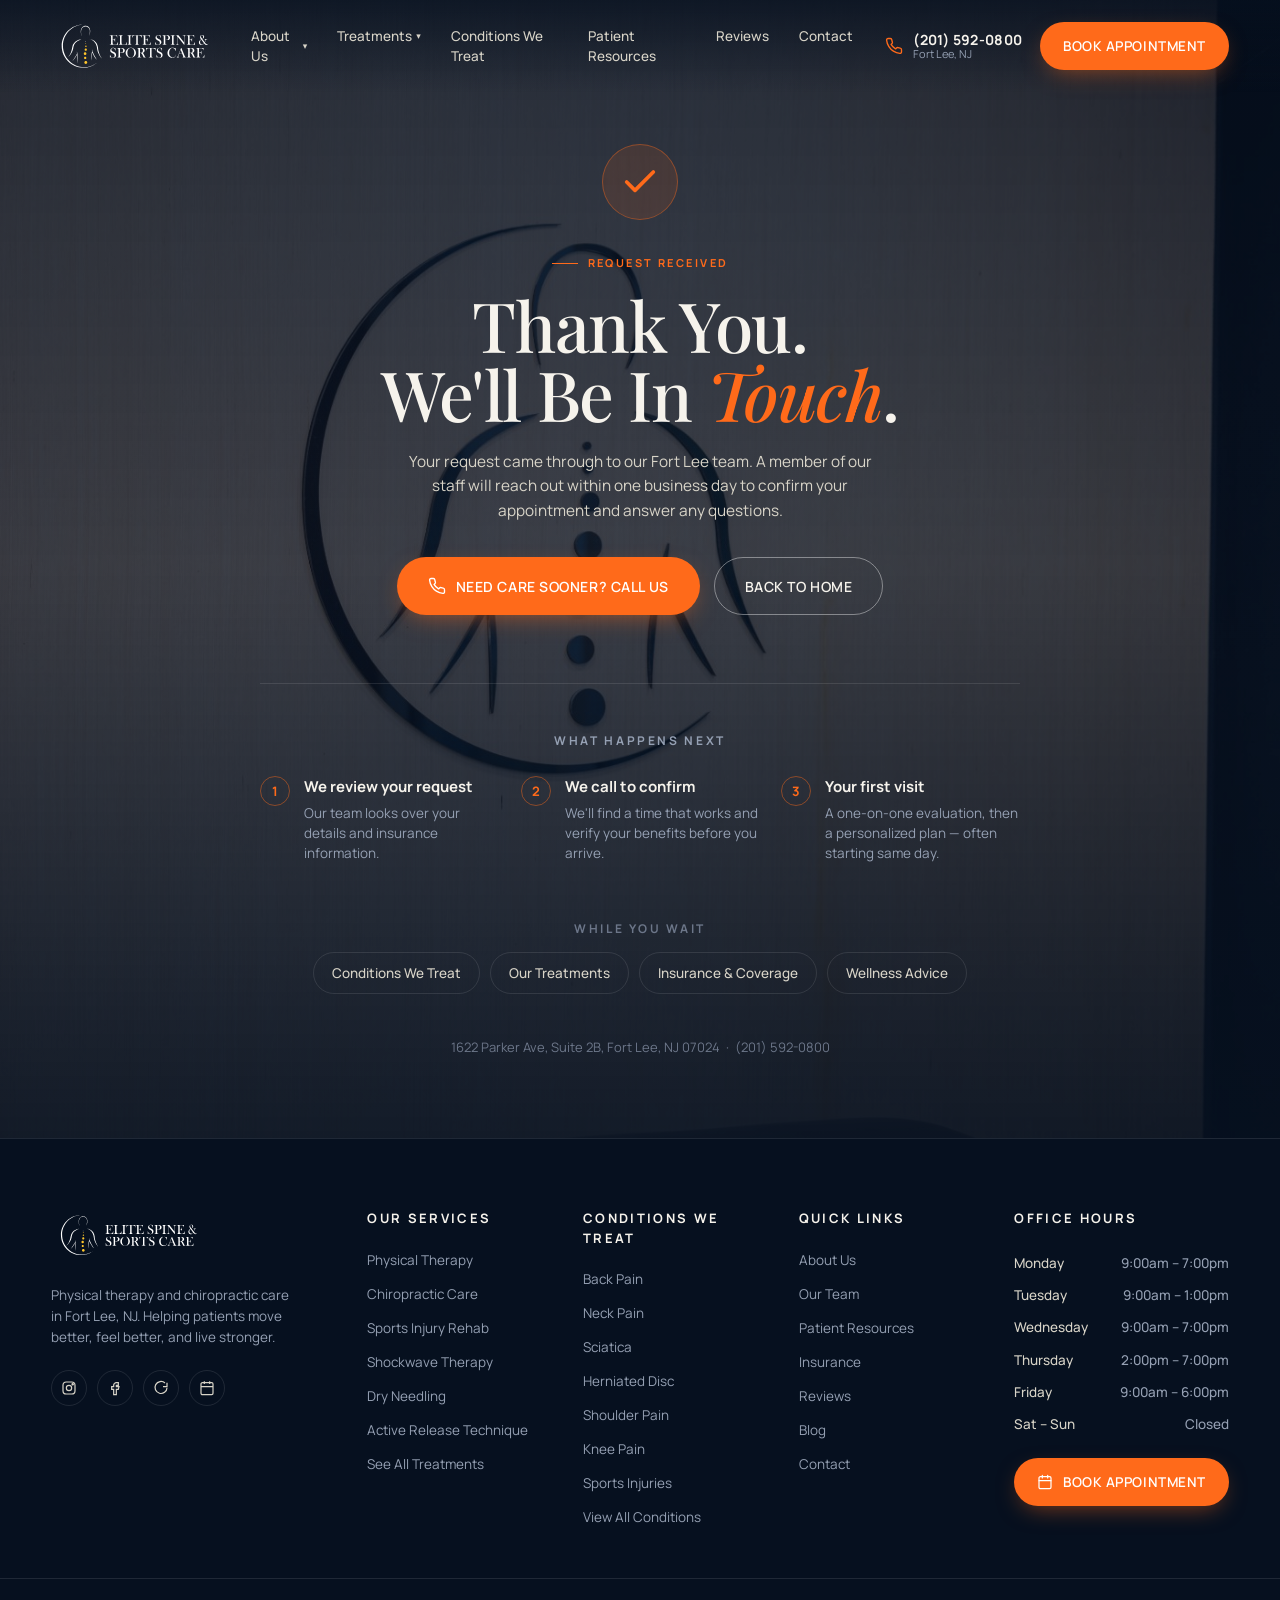
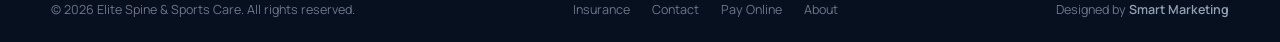
<file: thank-you.html>
<!DOCTYPE html>
<html lang="en">
<head>
<meta charset="UTF-8" />
<meta name="viewport" content="width=device-width, initial-scale=1.0" />

<!-- Google Search Console verification (from original site) -->
<meta name="google-site-verification" content="8lYpyjeTP9PN6SSEVPgpGxMnnZLZaZc24PoN8dbayUo" />

<!-- Google Analytics (GA4) — replace G-F9D1RQY67T with your Measurement ID -->
<script async src="https://www.googletagmanager.com/gtag/js?id=G-F9D1RQY67T"></script>
<script>
  window.dataLayer = window.dataLayer || [];
  function gtag(){dataLayer.push(arguments);}
  gtag('js', new Date());
  gtag('config', 'G-F9D1RQY67T');
</script>
<title>Thank You — Elite Spine & Sports Care | Fort Lee, NJ</title>
<meta name="description" content="Thank you — your request has been received. The Elite Spine & Sports Care team in Fort Lee, NJ will reach out within one business day." />
<meta name="robots" content="noindex, follow" />
<!-- Open Graph / Facebook -->
<meta property="og:type" content="website" />
<meta property="og:site_name" content="Elite Spine & Sports Care" />
<meta property="og:url" content="https://www.elitespine-nj.com/thank-you" />
<meta property="og:title" content="Thank You — Elite Spine &amp; Sports Care" />
<meta property="og:description" content="Your request has been received. Our Fort Lee team will be in touch within one business day." />
<meta property="og:image" content="https://www.elitespine-nj.com/images/og-image.jpg" />
<meta property="og:image:width" content="1200" />
<meta property="og:image:height" content="630" />
<meta property="og:image:secure_url" content="https://www.elitespine-nj.com/images/og-image.jpg" />
<meta property="og:image:type" content="image/jpeg" />
<meta property="og:image:alt" content="Elite Spine & Sports Care — Physical Therapy & Chiropractic Care in Fort Lee, NJ" />
<meta property="og:locale" content="en_US" />
<!-- Twitter -->
<meta name="twitter:card" content="summary_large_image" />
<meta name="twitter:title" content="Thank You — Elite Spine &amp; Sports Care" />
<meta name="twitter:description" content="Your request has been received. Our Fort Lee team will be in touch within one business day." />
<meta name="twitter:image" content="https://www.elitespine-nj.com/images/og-image.jpg" />
<link rel="canonical" href="https://www.elitespine-nj.com/thank-you" />

<link rel="preconnect" href="https://fonts.googleapis.com" />
<link rel="preconnect" href="https://fonts.gstatic.com" crossorigin />
<link href="https://fonts.googleapis.com/css2?family=Playfair+Display:ital,wght@0,400;0,500;0,600;0,700;0,800;1,400;1,600&family=Manrope:wght@300;400;500;600;700;800&display=swap" rel="stylesheet" />
<link rel="icon" type="image/png" href="images/favicon.png" />
<link rel="apple-touch-icon" href="images/apple-touch-icon.png" />
<link rel="stylesheet" href="styles.css" />
<link rel="stylesheet" href="pages.css" />
</head>
<body>

<!-- ============== NAV ============== -->
<header class="nav is-scrolled" id="nav">
  <div class="nav__inner">
    <a class="logo" href="/" aria-label="Elite Spine & Sports Care home">
      <img class="logo__img" src="images/logo.svg" alt="Elite Spine & Sports Care" />
    </a>

    <nav class="nav__links" aria-label="Primary">
      <div class="nav__drop">
        <a href="/#about" class="has-caret" aria-haspopup="true" aria-expanded="false">About Us <span class="caret">▾</span></a>
        <div class="nav__menu" role="menu">
          <a href="/team" role="menuitem">Our Team</a>
          <a href="/insurance" role="menuitem">Insurance</a>
          <a href="/blog" role="menuitem">Wellness Advice</a>
        </div>
      </div>
      <div class="nav__drop">
        <a href="/conditions-services#services" class="has-caret" aria-haspopup="true" aria-expanded="false">Treatments <span class="caret">▾</span></a>
        <div class="nav__menu" role="menu">
          <a href="/conditions-services#services" role="menuitem">Physical Therapy</a>
          <a href="/conditions-services#services" role="menuitem">Chiropractic Care</a>
          <a href="/conditions-services#services" role="menuitem">Shockwave Therapy</a>
          <a href="/conditions-services#services" role="menuitem">Active Release Technique</a>
          <a href="/conditions-services#services" role="menuitem">Dry Needling</a>
          <a href="/conditions-services#services" role="menuitem">Deep Tissue Laser Therapy</a>
          <a href="/conditions-services#services" role="menuitem">Graston Technique</a>
          <a href="/conditions-services#services" role="menuitem">Massage Therapy</a>
          <a href="/conditions-services#services" role="menuitem">Vein Screening &amp; Procedures</a>
          <a href="/conditions-services#services" role="menuitem">Testosterone Replacement Therapy</a>
          <a href="/conditions-services#services" role="menuitem">Peptide Therapy</a>
          <a href="/conditions-services#services" class="nav__menu-all" role="menuitem">View All Treatments
            <svg viewBox="0 0 24 24" width="14" height="14" fill="none" stroke="currentColor" stroke-width="2" stroke-linecap="round" stroke-linejoin="round"><path d="M5 12h14M13 5l7 7-7 7"/></svg>
          </a>
        </div>
      </div>
      <a href="/conditions-services">Conditions We Treat</a>
      <a href="/#resources">Patient Resources</a>
      <a href="/#reviews">Reviews</a>
      <a href="/#request">Contact</a>
    </nav>

    <div class="nav__cta">
      <a class="nav__phone" href="tel:+12015920800" aria-label="Call Fort Lee office">
        <svg viewBox="0 0 24 24" width="18" height="18" fill="none" stroke="currentColor" stroke-width="1.8" stroke-linecap="round" stroke-linejoin="round"><path d="M22 16.92v3a2 2 0 0 1-2.18 2 19.79 19.79 0 0 1-8.63-3.07 19.5 19.5 0 0 1-6-6 19.79 19.79 0 0 1-3.07-8.67A2 2 0 0 1 4.11 2h3a2 2 0 0 1 2 1.72c.13.96.36 1.9.7 2.81a2 2 0 0 1-.45 2.11L8.09 9.91a16 16 0 0 0 6 6l1.27-1.27a2 2 0 0 1 2.11-.45c.91.34 1.85.57 2.81.7A2 2 0 0 1 22 16.92Z"/></svg>
        <span class="nav__phonelabel">
          <strong>(201) 592-0800</strong>
          <em>Fort Lee, NJ</em>
        </span>
      </a>
      <a class="btn btn--primary nav__book" href="https://www.zocdoc.com/practice/elite-spine-and-sports-care-60454" target="_blank" rel="noopener">Book Appointment</a>
      <button class="nav__burger" id="navBurger" type="button" aria-label="Open menu" aria-expanded="false" aria-controls="mobileMenu">
        <span></span><span></span><span></span>
      </button>
    </div>
  </div>
</header>

<!-- ============== MOBILE MENU ============== -->
<div class="mmenu" id="mobileMenu" aria-hidden="true">
  <div class="mmenu__head">
    <a class="logo" href="/" data-mclose aria-label="Elite Spine & Sports Care home">
      <img class="logo__img" src="images/logo.svg" alt="Elite Spine & Sports Care" />
    </a>
    <button class="mmenu__close" type="button" aria-label="Close menu" data-mclose>
      <svg viewBox="0 0 24 24" width="22" height="22" fill="none" stroke="currentColor" stroke-width="2" stroke-linecap="round" stroke-linejoin="round"><path d="M18 6 6 18M6 6l12 12"/></svg>
    </button>
  </div>

  <nav class="mmenu__nav" aria-label="Mobile">
    <div class="mmenu__group">
      <button class="mmenu__toggle" type="button" aria-expanded="false">
        <span>About Us</span>
        <svg class="mmenu__chev" viewBox="0 0 24 24" width="20" height="20" fill="none" stroke="currentColor" stroke-width="2" stroke-linecap="round" stroke-linejoin="round"><path d="m6 9 6 6 6-6"/></svg>
      </button>
      <div class="mmenu__sub">
        <a href="/#about" data-mclose>Overview</a>
        <a href="/team" data-mclose>Our Team</a>
        <a href="/insurance" data-mclose>Insurance</a>
        <a href="/blog" data-mclose>Wellness Advice</a>
      </div>
    </div>
    <div class="mmenu__group">
      <button class="mmenu__toggle" type="button" aria-expanded="false">
        <span>Treatments</span>
        <svg class="mmenu__chev" viewBox="0 0 24 24" width="20" height="20" fill="none" stroke="currentColor" stroke-width="2" stroke-linecap="round" stroke-linejoin="round"><path d="m6 9 6 6 6-6"/></svg>
      </button>
      <div class="mmenu__sub">
        <a href="/conditions-services#services" data-mclose>Physical Therapy</a>
        <a href="/conditions-services#services" data-mclose>Chiropractic Care</a>
        <a href="/conditions-services#services" data-mclose>Shockwave Therapy</a>
        <a href="/conditions-services#services" data-mclose>Active Release Technique</a>
        <a href="/conditions-services#services" data-mclose>Dry Needling</a>
        <a href="/conditions-services#services" data-mclose>Deep Tissue Laser Therapy</a>
        <a href="/conditions-services#services" data-mclose>Graston Technique</a>
        <a href="/conditions-services#services" data-mclose>Massage Therapy</a>
        <a href="/conditions-services#services" data-mclose>Vein Screening &amp; Procedures</a>
        <a href="/conditions-services#services" data-mclose>Testosterone Replacement Therapy</a>
        <a href="/conditions-services#services" data-mclose>Peptide Therapy</a>
        <a href="/conditions-services#services" class="mmenu__suball" data-mclose>View All Treatments →</a>
      </div>
    </div>
    <a href="/conditions-services#conditions" data-mclose><span>Conditions We Treat</span><svg viewBox="0 0 24 24" width="18" height="18" fill="none" stroke="currentColor" stroke-width="2" stroke-linecap="round" stroke-linejoin="round"><path d="m9 6 6 6-6 6"/></svg></a>
    <a href="/#resources" data-mclose><span>Patient Resources</span><svg viewBox="0 0 24 24" width="18" height="18" fill="none" stroke="currentColor" stroke-width="2" stroke-linecap="round" stroke-linejoin="round"><path d="m9 6 6 6-6 6"/></svg></a>
    <a href="/#reviews" data-mclose><span>Reviews</span><svg viewBox="0 0 24 24" width="18" height="18" fill="none" stroke="currentColor" stroke-width="2" stroke-linecap="round" stroke-linejoin="round"><path d="m9 6 6 6-6 6"/></svg></a>
    <a href="/#request" data-mclose><span>Contact</span><svg viewBox="0 0 24 24" width="18" height="18" fill="none" stroke="currentColor" stroke-width="2" stroke-linecap="round" stroke-linejoin="round"><path d="m9 6 6 6-6 6"/></svg></a>
  </nav>

  <div class="mmenu__foot">
    <a class="btn btn--primary btn--lg btn--block" href="https://www.zocdoc.com/practice/elite-spine-and-sports-care-60454" target="_blank" rel="noopener" data-mclose>
      <svg viewBox="0 0 24 24" width="18" height="18" fill="none" stroke="currentColor" stroke-width="1.8" stroke-linecap="round" stroke-linejoin="round"><rect x="3" y="4" width="18" height="18" rx="2"/><path d="M16 2v4M8 2v4M3 10h18"/></svg>
      Book Appointment
    </a>
    <a class="btn btn--ghost btn--lg btn--block" href="tel:+12015920800" data-mclose>
      <svg viewBox="0 0 24 24" width="18" height="18" fill="none" stroke="currentColor" stroke-width="1.8" stroke-linecap="round" stroke-linejoin="round"><path d="M22 16.92v3a2 2 0 0 1-2.18 2 19.79 19.79 0 0 1-8.63-3.07 19.5 19.5 0 0 1-6-6 19.79 19.79 0 0 1-3.07-8.67A2 2 0 0 1 4.11 2h3a2 2 0 0 1 2 1.72c.13.96.36 1.9.7 2.81a2 2 0 0 1-.45 2.11L8.09 9.91a16 16 0 0 0 6 6l1.27-1.27a2 2 0 0 1 2.11-.45c.91.34 1.85.57 2.81.7A2 2 0 0 1 22 16.92Z"/></svg>
      (201) 592-0800
    </a>
    <div class="mmenu__meta">
      <a href="https://maps.app.goo.gl/QrEqCF7VUxsvKQmH9" target="_blank" rel="noopener">1622 Parker Ave Suite 2B, Fort Lee, NJ 07024</a>
      <span>Mon & Wed 9am–7pm · Tue 9am–1pm · Thu 2pm–7pm · Fri 9am–6pm</span>
    </div>
    <div class="mmenu__social">
      <a href="https://www.instagram.com/elitespineandsportscare/" target="_blank" rel="noopener" aria-label="Instagram"><svg viewBox="0 0 24 24" width="18" height="18" fill="none" stroke="currentColor" stroke-width="1.8"><rect x="3" y="3" width="18" height="18" rx="5"/><circle cx="12" cy="12" r="4"/><circle cx="17.5" cy="6.5" r="1" fill="currentColor"/></svg></a>
      <a href="https://www.facebook.com/elitespinefortlee/" target="_blank" rel="noopener" aria-label="Facebook"><svg viewBox="0 0 24 24" width="18" height="18" fill="none" stroke="currentColor" stroke-width="1.8"><path d="M14 8h3V4h-3c-2 0-4 2-4 4v2H7v4h3v8h4v-8h3l1-4h-4V8Z"/></svg></a>
      <a href="https://www.google.com/maps/search/?api=1&amp;query=Elite+Spine+%26+Sports+Care+Fort+Lee+NJ" target="_blank" rel="noopener" aria-label="Google"><svg viewBox="0 0 24 24" width="18" height="18" fill="none" stroke="currentColor" stroke-width="1.8"><path d="M21 11.5a9 9 0 1 1-3-7"/><path d="M21 4v6h-6"/></svg></a>
    </div>
  </div>
</div>

<main id="top">

<!-- ============== THANK YOU ============== -->
<section class="ty">
  <div class="ty__media" aria-hidden="true">
    <img loading="lazy" decoding="async" src="images/clinic-opt.jpg" alt="" />
    <div class="ty__shade"></div>
  </div>

  <div class="ty__inner">
    <span class="ty__check" aria-hidden="true">
      <svg viewBox="0 0 24 24" width="40" height="40" fill="none" stroke="currentColor" stroke-width="2.2" stroke-linecap="round" stroke-linejoin="round"><path d="m4 12 5 5L20 6"/></svg>
    </span>
    <span class="eyebrow eyebrow--accent">Request Received</span>
    <h1>Thank You.<br/>We'll Be In <span class="accent">Touch</span>.</h1>
    <p class="ty__sub">
      Your request came through to our Fort Lee team. A member of our staff will reach out
      within one business day to confirm your appointment and answer any questions.
    </p>

    <div class="ty__ctas">
      <a class="btn btn--primary btn--lg" href="tel:+12015920800">
        <svg viewBox="0 0 24 24" width="18" height="18" fill="none" stroke="currentColor" stroke-width="1.8" stroke-linecap="round" stroke-linejoin="round"><path d="M22 16.92v3a2 2 0 0 1-2.18 2 19.79 19.79 0 0 1-8.63-3.07 19.5 19.5 0 0 1-6-6 19.79 19.79 0 0 1-3.07-8.67A2 2 0 0 1 4.11 2h3a2 2 0 0 1 2 1.72c.13.96.36 1.9.7 2.81a2 2 0 0 1-.45 2.11L8.09 9.91a16 16 0 0 0 6 6l1.27-1.27a2 2 0 0 1 2.11-.45c.91.34 1.85.57 2.81.7A2 2 0 0 1 22 16.92Z"/></svg>
        Need Care Sooner? Call Us
      </a>
      <a class="btn btn--ghost btn--lg" href="/">
        Back to Home
      </a>
    </div>

    <div class="ty__next">
      <h2>What happens next</h2>
      <ol class="ty__steps">
        <li>
          <span class="ty__num">1</span>
          <div>
            <strong>We review your request</strong>
            <p>Our team looks over your details and insurance information.</p>
          </div>
        </li>
        <li>
          <span class="ty__num">2</span>
          <div>
            <strong>We call to confirm</strong>
            <p>We'll find a time that works and verify your benefits before you arrive.</p>
          </div>
        </li>
        <li>
          <span class="ty__num">3</span>
          <div>
            <strong>Your first visit</strong>
            <p>A one-on-one evaluation, then a personalized plan — often starting same day.</p>
          </div>
        </li>
      </ol>
    </div>

    <div class="ty__while">
      <p class="ty__whilelabel">While you wait</p>
      <div class="ty__links">
        <a href="/conditions-services#conditions">Conditions We Treat</a>
        <a href="/conditions-services#services">Our Treatments</a>
        <a href="/insurance">Insurance &amp; Coverage</a>
        <a href="/blog">Wellness Advice</a>
      </div>
    </div>

    <p class="ty__meta">
      <a href="https://maps.app.goo.gl/QrEqCF7VUxsvKQmH9" target="_blank" rel="noopener">1622 Parker Ave, Suite 2B, Fort Lee, NJ 07024</a> &nbsp;·&nbsp; <a href="tel:+12015920800">(201) 592-0800</a>
    </p>
  </div>
</section>

</main>

<!-- ============== MOBILE STICKY CTA ============== -->
<div class="msticky" aria-label="Quick actions">
  <a class="btn btn--primary msticky__btn" href="https://www.zocdoc.com/practice/elite-spine-and-sports-care-60454" target="_blank" rel="noopener">
    <svg viewBox="0 0 24 24" width="17" height="17" fill="none" stroke="currentColor" stroke-width="1.8" stroke-linecap="round" stroke-linejoin="round"><rect x="3" y="4" width="18" height="18" rx="2"/><path d="M16 2v4M8 2v4M3 10h18"/></svg>
    Book Appointment
  </a>
  <a class="btn btn--ghost msticky__btn" href="tel:+12015920800">
    <svg viewBox="0 0 24 24" width="17" height="17" fill="none" stroke="currentColor" stroke-width="1.8" stroke-linecap="round" stroke-linejoin="round"><path d="M22 16.92v3a2 2 0 0 1-2.18 2 19.79 19.79 0 0 1-8.63-3.07 19.5 19.5 0 0 1-6-6 19.79 19.79 0 0 1-3.07-8.67A2 2 0 0 1 4.11 2h3a2 2 0 0 1 2 1.72c.13.96.36 1.9.7 2.81a2 2 0 0 1-.45 2.11L8.09 9.91a16 16 0 0 0 6 6l1.27-1.27a2 2 0 0 1 2.11-.45c.91.34 1.85.57 2.81.7A2 2 0 0 1 22 16.92Z"/></svg>
    Call Fort Lee Office
  </a>
</div>

<!-- ============== FOOTER ============== -->
<footer class="footer">
  <div class="footer__inner">
    <div class="footer__brand">
      <a class="logo logo--footer" href="/" aria-label="Elite Spine & Sports Care home">
        <img class="logo__img" src="images/logo.svg" alt="Elite Spine & Sports Care" />
      </a>
      <p>Physical therapy and chiropractic care in Fort Lee, NJ. Helping patients move better, feel better, and live stronger.</p>
      <div class="footer__social">
        <a href="https://www.instagram.com/elitespineandsportscare/" target="_blank" rel="noopener" aria-label="Instagram"><svg viewBox="0 0 24 24" width="16" height="16" fill="none" stroke="currentColor" stroke-width="1.8"><rect x="3" y="3" width="18" height="18" rx="5"/><circle cx="12" cy="12" r="4"/><circle cx="17.5" cy="6.5" r="1" fill="currentColor"/></svg></a>
        <a href="https://www.facebook.com/elitespinefortlee/" target="_blank" rel="noopener" aria-label="Facebook"><svg viewBox="0 0 24 24" width="16" height="16" fill="none" stroke="currentColor" stroke-width="1.8"><path d="M14 8h3V4h-3c-2 0-4 2-4 4v2H7v4h3v8h4v-8h3l1-4h-4V8Z"/></svg></a>
        <a href="https://www.google.com/maps/search/?api=1&amp;query=Elite+Spine+%26+Sports+Care+Fort+Lee+NJ" target="_blank" rel="noopener" aria-label="Google"><svg viewBox="0 0 24 24" width="16" height="16" fill="none" stroke="currentColor" stroke-width="1.8"><path d="M21 11.5a9 9 0 1 1-3-7"/><path d="M21 4v6h-6"/></svg></a>
        <a href="https://www.zocdoc.com/practice/elite-spine-and-sports-care-60454" target="_blank" rel="noopener" aria-label="Book on Zocdoc"><svg viewBox="0 0 24 24" width="16" height="16" fill="none" stroke="currentColor" stroke-width="1.8"><rect x="3" y="4" width="18" height="18" rx="2"/><path d="M16 2v4M8 2v4M3 10h18"/></svg></a>
      </div>
    </div>

    <div class="footer__col">
      <h4>Our Services</h4>
      <ul>
        <li><a href="/conditions-services#services">Physical Therapy</a></li>
        <li><a href="/conditions-services#services">Chiropractic Care</a></li>
        <li><a href="/conditions-services#services">Sports Injury Rehab</a></li>
        <li><a href="/conditions-services#services">Shockwave Therapy</a></li>
        <li><a href="/conditions-services#services">Dry Needling</a></li>
        <li><a href="/conditions-services#services">Active Release Technique</a></li>
        <li><a href="/conditions-services#services">See All Treatments</a></li>
      </ul>
    </div>

    <div class="footer__col">
      <h4>Conditions We Treat</h4>
      <ul>
        <li><a href="/conditions-services#conditions">Back Pain</a></li>
        <li><a href="/conditions-services#conditions">Neck Pain</a></li>
        <li><a href="/conditions-services#conditions">Sciatica</a></li>
        <li><a href="/conditions-services#conditions">Herniated Disc</a></li>
        <li><a href="/conditions-services#conditions">Shoulder Pain</a></li>
        <li><a href="/conditions-services#conditions">Knee Pain</a></li>
        <li><a href="/conditions-services#conditions">Sports Injuries</a></li>
        <li><a href="/conditions-services#conditions">View All Conditions</a></li>
      </ul>
    </div>

    <div class="footer__col">
      <h4>Quick Links</h4>
      <ul>
        <li><a href="/team">About Us</a></li>
        <li><a href="/team">Our Team</a></li>
        <li><a href="/#resources">Patient Resources</a></li>
        <li><a href="/insurance">Insurance</a></li>
        <li><a href="https://www.zocdoc.com/practice/elite-spine-and-sports-care-60454" target="_blank" rel="noopener">Reviews</a></li>
        <li><a href="/blog">Blog</a></li>
        <li><a href="/#request">Contact</a></li>
      </ul>
    </div>

    <div class="footer__col footer__col--hours">
      <h4>Office Hours</h4>
      <table class="hours">
        <tbody>
          <tr><th>Monday</th><td>9:00am – 7:00pm</td></tr>
          <tr><th>Tuesday</th><td>9:00am – 1:00pm</td></tr>
          <tr><th>Wednesday</th><td>9:00am – 7:00pm</td></tr>
          <tr><th>Thursday</th><td>2:00pm – 7:00pm</td></tr>
          <tr><th>Friday</th><td>9:00am – 6:00pm</td></tr>
          <tr><th>Sat – Sun</th><td>Closed</td></tr>
        </tbody>
      </table>
      <a class="btn btn--primary btn--block" href="https://www.zocdoc.com/practice/elite-spine-and-sports-care-60454" target="_blank" rel="noopener">
        <svg viewBox="0 0 24 24" width="16" height="16" fill="none" stroke="currentColor" stroke-width="1.8" stroke-linecap="round" stroke-linejoin="round"><rect x="3" y="4" width="18" height="18" rx="2"/><path d="M16 2v4M8 2v4M3 10h18"/></svg>
        Book Appointment
      </a>
    </div>
  </div>

  <div class="footer__legal">
    <div class="footer__legalinner">
      <span>© 2026 Elite Spine &amp; Sports Care. All rights reserved.</span>
      <ul>
        <li><a href="/insurance">Insurance</a></li>
        <li><a href="/#request">Contact</a></li>
        <li><a href="https://swipesimple.com/links/lnk_69bf470e0ef3f5c1e590c6c763e049e2" target="_blank" rel="noopener">Pay Online</a></li>
        <li><a href="/team">About</a></li>
      </ul>
      <span class="footer__credit">Designed by <a href="https://www.smartmarketingg.com/" target="_blank" rel="noopener">Smart Marketing</a></span>
    </div>
  </div>
</footer>

<script src="app.js"></script>
</body>
</html>
</file>
<file: styles.css>
/* ============================================================
   ELITE SPINE & SPORTS CARE — Premium athletic redesign
   ============================================================ */

:root {
  /* Palette */
  --bg-0:        #06101f;   /* deepest */
  --bg-1:        #0a1628;   /* hero / cards */
  --bg-2:        #0e1c33;
  --bg-3:        #14253f;
  --bg-light:    #f3f1ec;
  --bg-light-2:  #e9e6df;
  --line-dark:   rgba(255,255,255,.10);
  --line-light:  rgba(10,22,40,.10);

  --ink-0:       #f6f3ec;   /* on dark */
  --ink-1:       #d8d4c8;
  --ink-2:       #95a0b3;
  --ink-3:       #6c7689;

  --ink-d0:      #0a1628;   /* on light */
  --ink-d1:      #2a3346;
  --ink-d2:      #5c6577;

  --accent:      #ff6a1a;
  --accent-2:    #ff8a3d;
  --accent-soft: rgba(255,106,26,.12);

  --blue-glow:   #3b82f6;

  /* Type */
  --f-serif: "Playfair Display", "Times New Roman", serif;
  --f-sans:  "Manrope", system-ui, -apple-system, sans-serif;

  /* Geom */
  --r-sm: 8px;
  --r-md: 14px;
  --r-lg: 22px;
  --maxw: 1280px;

  --pad-x: clamp(20px, 4vw, 56px);
}

* { box-sizing: border-box; }
html, body { margin: 0; padding: 0; }

html { scroll-behavior: smooth; scroll-padding-top: 96px; }
[id] { scroll-margin-top: 96px; }

body {
  background: var(--bg-0);
  color: var(--ink-0);
  font-family: var(--f-sans);
  font-size: 16px;
  line-height: 1.5;
  -webkit-font-smoothing: antialiased;
  text-rendering: optimizeLegibility;
}

img { max-width: 100%; display: block; }

a { color: inherit; text-decoration: none; }

button { font: inherit; }

::selection { background: var(--accent); color: #fff; }

/* ============================================================
   Reusable type
   ============================================================ */
.h2 {
  font-family: var(--f-serif);
  font-weight: 500;
  font-size: clamp(36px, 4.6vw, 64px);
  line-height: 1.05;
  letter-spacing: -0.01em;
  margin: 0 0 22px;
  color: var(--ink-0);
  text-wrap: balance;
}
.h2--dark { color: var(--ink-d0); }
.accent { color: var(--accent); }
.accent-script {
  font-style: italic;
  font-weight: 400;
  color: var(--accent);
  position: relative;
  display: inline-block;
  padding-bottom: 10px;
}
.accent-script::after {
  content: "";
  position: absolute;
  left: 4%;
  right: 6%;
  bottom: -2px;
  height: 8px;
  background: url("data:image/svg+xml;utf8,<svg xmlns='http://www.w3.org/2000/svg' viewBox='0 0 200 12' preserveAspectRatio='none'><path d='M2 8 C 40 2, 80 12, 120 6 S 180 4, 198 8' stroke='%23ff6a1a' stroke-width='2.5' fill='none' stroke-linecap='round'/></svg>") center/100% 100% no-repeat;
}

.lede {
  font-size: clamp(15px, 1.05vw, 17px);
  line-height: 1.6;
  color: var(--ink-1);
  max-width: 44ch;
  text-wrap: pretty;
  margin: 0 0 28px;
}
.lede--dark { color: var(--ink-d2); }

.eyebrow {
  display: inline-flex;
  align-items: center;
  gap: 10px;
  font-size: 11px;
  font-weight: 700;
  letter-spacing: 0.22em;
  text-transform: uppercase;
  color: var(--ink-2);
  margin-bottom: 18px;
}
.eyebrow--accent { color: var(--accent); }
.eyebrow--dark { color: var(--accent); }
.eyebrow::before {
  content: "";
  width: 26px;
  height: 1.5px;
  background: currentColor;
  display: inline-block;
}

/* Buttons */
.btn {
  --bh: 48px;
  display: inline-flex;
  align-items: center;
  justify-content: center;
  gap: 10px;
  height: var(--bh);
  padding: 0 22px;
  border-radius: 999px;
  font-weight: 600;
  font-size: 13.5px;
  letter-spacing: 0.04em;
  text-transform: uppercase;
  cursor: pointer;
  border: 1px solid transparent;
  transition: transform .25s ease, background .25s ease, color .25s ease, border-color .25s ease, box-shadow .25s ease;
  white-space: nowrap;
}
.btn--lg { --bh: 58px; padding: 0 30px; font-size: 14px; }
.btn--primary {
  background: var(--accent);
  color: #fff;
  box-shadow: 0 8px 24px -8px rgba(255,106,26,.55);
}
.btn--primary:hover {
  background: var(--accent-2);
  transform: translateY(-1px);
  box-shadow: 0 14px 30px -10px rgba(255,106,26,.7);
}
.btn--ghost {
  background: transparent;
  border-color: rgba(255,255,255,.4);
  color: var(--ink-0);
}
.btn--ghost:hover {
  border-color: #fff;
  background: rgba(255,255,255,.06);
}
.btn--outline {
  background: transparent;
  border-color: rgba(255,255,255,.25);
  color: var(--ink-0);
}
.btn--outline:hover {
  border-color: var(--accent);
  color: var(--accent);
}
.btn--outline-light {
  background: transparent;
  border-color: rgba(255,255,255,.45);
  color: var(--ink-0);
}
.btn--outline-light:hover {
  border-color: #fff;
  background: rgba(255,255,255,.08);
}
.btn--block { width: 100%; }

.link {
  display: inline-flex;
  align-items: center;
  gap: 8px;
  font-weight: 600;
  font-size: 14px;
  letter-spacing: 0.06em;
  text-transform: uppercase;
  position: relative;
}
.link--accent { color: var(--accent); }
.link::after {
  content: "";
  position: absolute;
  left: 0; right: 36px; bottom: -4px;
  height: 1px;
  background: currentColor;
  transform-origin: left;
  transition: transform .35s ease;
}
.link:hover::after { transform: scaleX(1.15); }
.link svg { transition: transform .25s ease; }
.link:hover svg { transform: translateX(4px); }

/* ============================================================
   NAV
   ============================================================ */
.nav {
  position: fixed; top: 0; left: 0; right: 0;
  z-index: 100;
  padding: 18px var(--pad-x);
  transition: background .3s ease, backdrop-filter .3s ease, padding .3s ease;
  background: linear-gradient(180deg, rgba(6,16,31,.7) 0%, rgba(6,16,31,0) 100%);
}
.nav.is-scrolled {
  background: rgba(6,16,31,.78);
  backdrop-filter: blur(18px) saturate(140%);
  -webkit-backdrop-filter: blur(18px) saturate(140%);
  padding: 12px var(--pad-x);
  border-bottom: 1px solid var(--line-dark);
}
.nav__inner {
  display: grid;
  grid-template-columns: auto 1fr auto;
  align-items: center;
  gap: 32px;
  max-width: var(--maxw);
  margin: 0 auto;
}

.logo { display: inline-flex; align-items: center; gap: 12px; color: var(--ink-0); }
.logo__img { height: 56px; width: auto; display: block; }
.logo--footer .logo__img { height: 52px; }

.nav__links {
  display: flex;
  justify-content: center;
  gap: 30px;
  font-size: 13.5px;
  font-weight: 500;
  color: var(--ink-1);
}
.nav__links a {
  position: relative;
  padding: 6px 0;
  transition: color .25s ease;
}
.nav__links a:hover { color: var(--ink-0); }
.nav__links a::after {
  content: "";
  position: absolute;
  left: 0; right: 0; bottom: 0;
  height: 1.5px;
  background: var(--accent);
  transform: scaleX(0);
  transform-origin: center;
  transition: transform .3s ease;
}
.nav__links a:hover::after { transform: scaleX(.8); }
.has-caret { display: inline-flex; align-items: center; gap: 4px; }
.caret { font-size: 9px; transition: transform .3s ease; }

/* Hamburger (mobile only) */
.nav__burger {
  display: none;
  width: 44px; height: 44px;
  border: 1px solid var(--line-dark);
  border-radius: 10px;
  background: rgba(255,255,255,.04);
  cursor: pointer;
  flex-direction: column;
  align-items: center;
  justify-content: center;
  gap: 5px;
  flex: 0 0 auto;
  transition: background .2s ease, border-color .2s ease;
}
.nav__burger span {
  display: block;
  width: 20px; height: 2px;
  background: var(--ink-0);
  border-radius: 2px;
  transition: transform .3s ease, opacity .2s ease;
}
.nav__burger:hover { border-color: var(--accent); }

/* Full-screen mobile drawer */
.mmenu {
  position: fixed; inset: 0; z-index: 200;
  display: flex; flex-direction: column;
  background:
    radial-gradient(120% 60% at 100% 0%, rgba(59,130,246,.12), transparent 60%),
    linear-gradient(180deg, var(--bg-0) 0%, var(--bg-1) 100%);
  padding: 16px var(--pad-x) calc(20px + env(safe-area-inset-bottom));
  transform: translateX(100%);
  visibility: hidden;
  transition: transform .42s cubic-bezier(.5,.05,.2,1), visibility .42s;
  overflow-y: auto;
  overscroll-behavior: contain;
}
.mmenu.is-open { transform: translateX(0); visibility: visible; }
.mmenu__head {
  display: flex; align-items: center; justify-content: space-between;
  padding: 6px 0 8px;
}
.mmenu__close {
  width: 44px; height: 44px;
  border: 1px solid var(--line-dark); border-radius: 10px;
  background: rgba(255,255,255,.04);
  display: grid; place-items: center; color: var(--ink-0); cursor: pointer;
  transition: background .2s ease, border-color .2s ease, transform .3s ease;
}
.mmenu__close:hover { border-color: var(--accent); transform: rotate(90deg); }

.mmenu__nav {
  display: flex; flex-direction: column;
  margin-top: 14px;
  border-top: 1px solid var(--line-dark);
}
.mmenu__nav > a,
.mmenu__toggle {
  display: flex; align-items: center; justify-content: space-between;
  gap: 12px;
  width: 100%;
  padding: 20px 4px;
  border-bottom: 1px solid var(--line-dark);
  font-family: var(--f-serif);
  font-weight: 500;
  font-size: 24px;
  letter-spacing: -0.01em;
  color: var(--ink-0);
  background: none; border-top: 0; border-left: 0; border-right: 0;
  cursor: pointer;
  text-align: left;
}
.mmenu__nav > a svg { color: var(--accent); flex: 0 0 auto; }
.mmenu__nav > a:active { color: var(--accent); }

/* Animated entrance of rows */
.mmenu__nav > a,
.mmenu__group {
  opacity: 0; transform: translateY(14px);
}
.mmenu.is-open .mmenu__nav > a,
.mmenu.is-open .mmenu__group {
  opacity: 1; transform: translateY(0);
  transition: opacity .5s ease, transform .5s ease;
}
.mmenu.is-open .mmenu__nav > *:nth-child(1) { transition-delay: .08s; }
.mmenu.is-open .mmenu__nav > *:nth-child(2) { transition-delay: .14s; }
.mmenu.is-open .mmenu__nav > *:nth-child(3) { transition-delay: .20s; }
.mmenu.is-open .mmenu__nav > *:nth-child(4) { transition-delay: .26s; }
.mmenu.is-open .mmenu__nav > *:nth-child(5) { transition-delay: .32s; }
.mmenu.is-open .mmenu__nav > *:nth-child(6) { transition-delay: .38s; }

.mmenu__chev { color: var(--accent); transition: transform .35s ease; }
.mmenu__group.is-expanded .mmenu__chev { transform: rotate(180deg); }
.mmenu__sub {
  max-height: 0;
  overflow: hidden;
  transition: max-height .45s ease;
}
.mmenu__group.is-expanded .mmenu__sub { max-height: 640px; }
.mmenu__sub a {
  display: block;
  padding: 13px 4px 13px 18px;
  font-size: 15.5px;
  font-weight: 500;
  color: var(--ink-2);
  border-bottom: 1px solid rgba(255,255,255,.05);
  position: relative;
}
.mmenu__sub a::before {
  content: ""; position: absolute; left: 2px; top: 50%;
  width: 6px; height: 6px; border-radius: 999px;
  background: var(--accent); opacity: .4; transform: translateY(-50%);
}
.mmenu__sub a:first-child { padding-top: 16px; }
.mmenu__suball { color: var(--accent) !important; font-weight: 700 !important; }
.mmenu__suball::before { display: none; }

.mmenu__foot {
  margin-top: auto;
  padding-top: 22px;
  display: flex; flex-direction: column; gap: 12px;
}
.mmenu__meta {
  display: flex; flex-direction: column; gap: 4px;
  margin-top: 6px;
  font-size: 12.5px; color: var(--ink-3); text-align: center;
  line-height: 1.5;
}
.mmenu__social {
  display: flex; justify-content: center; gap: 12px;
  margin-top: 8px;
}
.mmenu__social a {
  width: 42px; height: 42px; border-radius: 999px;
  border: 1px solid var(--line-dark);
  display: grid; place-items: center; color: var(--ink-1);
  transition: border-color .2s ease, color .2s ease, background .2s ease;
}
.mmenu__social a:hover { border-color: var(--accent); color: var(--accent); background: var(--accent-soft); }

body.menu-open { overflow: hidden; }

/* ============================================================
   Mobile sticky CTA bar (sticks to viewport bottom, docks
   on top of the footer as its own section)
   ============================================================ */
.msticky { display: none; }
@media (max-width: 760px) {
  .msticky {
    position: sticky;
    bottom: 0;
    z-index: 90;
    display: grid;
    grid-template-columns: 1fr 1fr;
    gap: 10px;
    padding: 12px var(--pad-x) calc(12px + env(safe-area-inset-bottom));
    background: rgba(6, 16, 31, .92);
    backdrop-filter: blur(16px) saturate(140%);
    -webkit-backdrop-filter: blur(16px) saturate(140%);
    border-top: 1px solid var(--line-dark);
    box-shadow: 0 -14px 34px -18px rgba(0, 0, 0, .7);
  }
  .msticky__btn {
    --bh: 50px;
    padding: 0 10px;
    font-size: 12px;
    letter-spacing: .03em;
    white-space: nowrap;
  }
}

/* ============================================================
   Contact / appointment form band
   ============================================================ */
.cform {
  background:
    radial-gradient(70% 60% at 100% 0%, rgba(59,130,246,.08), transparent 60%),
    var(--bg-1);
  padding: clamp(64px, 9vw, 110px) var(--pad-x);
  border-top: 1px solid var(--line-dark);
}
.cform__inner {
  max-width: var(--maxw);
  margin: 0 auto;
  display: grid;
  grid-template-columns: 1fr 1.05fr;
  gap: clamp(36px, 6vw, 80px);
  align-items: start;
}
.cform__intro { padding-top: 6px; }
.cform__intro .h2 { color: var(--ink-0); }
.cform__assure {
  list-style: none; margin: 28px 0 0; padding: 0;
  display: flex; flex-direction: column; gap: 16px;
}
.cform__assure li {
  display: flex; align-items: center; gap: 12px;
  font-size: 14.5px; color: var(--ink-1); font-weight: 500;
}
.cform__assure svg {
  flex: 0 0 auto;
  width: 38px; height: 38px; padding: 9px;
  border-radius: 999px;
  border: 1px solid var(--line-dark);
  color: var(--accent);
}

.cform__form {
  background: rgba(8, 18, 33, .55);
  border: 1px solid var(--line-dark);
  border-radius: var(--r-lg);
  padding: clamp(24px, 3vw, 36px);
  box-shadow: 0 30px 70px -40px rgba(0,0,0,.7);
  position: relative;
}
.cform__row { margin-bottom: 18px; }
.cform__row--2 {
  display: grid;
  grid-template-columns: 1fr 1fr;
  gap: 18px;
}
.field { display: flex; flex-direction: column; gap: 8px; }
.field label {
  font-size: 12.5px; font-weight: 700;
  letter-spacing: 0.1em; text-transform: uppercase;
  color: var(--ink-1);
}
.field__opt { color: var(--ink-3); font-weight: 500; text-transform: none; letter-spacing: 0; }
.field input,
.field select,
.field textarea {
  width: 100%;
  font: inherit;
  font-size: 15px;
  color: var(--ink-0);
  background: rgba(6, 16, 31, .6);
  border: 1px solid var(--line-2, rgba(255,255,255,.14));
  border-radius: var(--r-sm);
  padding: 14px 16px;
  transition: border-color .2s ease, box-shadow .2s ease, background .2s ease;
  -webkit-appearance: none; appearance: none;
}
.field textarea { resize: vertical; min-height: 84px; line-height: 1.5; }
.field input::placeholder,
.field textarea::placeholder { color: var(--ink-3); }
.field input:focus,
.field select:focus,
.field textarea:focus {
  outline: none;
  border-color: var(--accent);
  box-shadow: 0 0 0 3px rgba(255,106,26,.16);
  background: rgba(6, 16, 31, .85);
}
.field__select { position: relative; }
.field__select svg {
  position: absolute; right: 14px; top: 50%; transform: translateY(-50%);
  color: var(--accent); pointer-events: none; z-index: 2;
}
.field select { padding-right: 42px; cursor: pointer; color: var(--ink-0); font-weight: 500; }
.field select:invalid, .field select option[value=""] { color: var(--ink-3); }
.field select option { color: #0a1628; background: #fff; font-weight: 500; }
.field__select::after {
  content: ""; position: absolute; inset: 0; border-radius: var(--r-sm);
  pointer-events: none; box-shadow: inset 0 0 0 1px rgba(255,255,255,.06);
}
.field__err {
  font-size: 12.5px; color: #ff8b6b; min-height: 0; line-height: 1.3;
  display: none;
}
.field.is-invalid input,
.field.is-invalid select { border-color: #e8593a; box-shadow: 0 0 0 3px rgba(232,89,58,.14); }
.field.is-invalid .field__err { display: block; }

.cform__fineprint {
  font-size: 12px; color: var(--ink-3); text-align: center;
  margin: 14px 0 0; line-height: 1.5;
}
.cform__fineprint a { color: var(--ink-2); text-decoration: underline; }
.cform__fineprint a:hover { color: var(--accent); }
.cform__form .btn--block { margin-top: 4px; }

.cform__success[hidden] { display: none; }
.cform__success {
  position: absolute; inset: 0;
  background: rgba(8, 18, 33, .97);
  backdrop-filter: blur(6px);
  border-radius: var(--r-lg);
  display: flex; flex-direction: column; align-items: center; justify-content: center;
  text-align: center; padding: 40px;
  gap: 14px;
  animation: cformPop .4s ease;
}
@keyframes cformPop { from { opacity: 0; transform: scale(.97); } to { opacity: 1; transform: scale(1); } }
.cform__successicon {
  width: 64px; height: 64px; border-radius: 999px;
  background: var(--accent-soft); color: var(--accent);
  display: grid; place-items: center;
}
.cform__success h3 {
  font-family: var(--f-serif); font-weight: 600;
  font-size: 26px; margin: 0; color: var(--ink-0);
}
.cform__success p { font-size: 15px; color: var(--ink-1); margin: 0; max-width: 36ch; line-height: 1.55; }
.cform__success a { color: var(--accent); font-weight: 600; }

@media (max-width: 900px) {
  .cform__inner { grid-template-columns: 1fr; }
}
@media (max-width: 520px) {
  .cform__row--2 { grid-template-columns: 1fr; }
}

/* Treatments dropdown */
.nav__drop { position: relative; }
.nav__drop > .has-caret { padding: 6px 0; }
.nav__menu {
  position: absolute;
  top: calc(100% + 14px);
  left: 50%;
  transform: translateX(-50%) translateY(8px);
  min-width: 248px;
  padding: 8px;
  background: rgba(8, 18, 33, .96);
  backdrop-filter: blur(18px) saturate(140%);
  -webkit-backdrop-filter: blur(18px) saturate(140%);
  border: 1px solid var(--line-dark);
  border-radius: var(--r-md);
  box-shadow: 0 30px 60px -24px rgba(0,0,0,.7);
  display: flex;
  flex-direction: column;
  gap: 1px;
  opacity: 0;
  visibility: hidden;
  pointer-events: none;
  transition: opacity .26s ease, transform .26s ease, visibility .26s ease;
  z-index: 50;
}
.nav__menu::before {
  content: "";
  position: absolute;
  top: -16px; left: 0; right: 0; height: 16px;
}
.nav__drop:hover .nav__menu,
.nav__drop:focus-within .nav__menu {
  opacity: 1;
  visibility: visible;
  pointer-events: auto;
  transform: translateX(-50%) translateY(0);
}
.nav__drop:hover > .has-caret .caret,
.nav__drop:focus-within > .has-caret .caret { transform: rotate(180deg); }
.nav__menu a {
  display: flex;
  align-items: center;
  gap: 8px;
  padding: 10px 14px;
  border-radius: 8px;
  font-size: 13.5px;
  font-weight: 500;
  color: var(--ink-1);
  white-space: nowrap;
  transition: background .2s ease, color .2s ease, padding .2s ease;
}
.nav__menu a::after { display: none; }
.nav__menu a:hover {
  background: var(--accent-soft);
  color: var(--ink-0);
  padding-left: 18px;
}
.nav__menu-all {
  margin-top: 4px;
  border-top: 1px solid var(--line-dark);
  border-radius: 0 0 8px 8px;
  color: var(--accent) !important;
  font-weight: 700 !important;
  letter-spacing: 0.02em;
}
.nav__menu-all svg { transition: transform .2s ease; }
.nav__menu-all:hover svg { transform: translateX(3px); }

.nav__cta { display: flex; align-items: center; gap: 18px; }
.nav__phone {
  display: inline-flex;
  align-items: center;
  gap: 10px;
  color: var(--ink-0);
}
.nav__phone svg { color: var(--accent); }
.nav__phonelabel { display: flex; flex-direction: column; line-height: 1.15; }
.nav__phonelabel strong { font-size: 14px; font-weight: 700; letter-spacing: 0.02em; }
.nav__phonelabel em { font-size: 11px; font-style: normal; color: var(--ink-2); }

/* ============================================================
   HERO
   ============================================================ */
.hero {
  position: relative;
  min-height: 100vh;
  padding: clamp(120px, 14vh, 180px) var(--pad-x) 80px;
  overflow: hidden;
  isolation: isolate;
  display: flex;
  flex-direction: column;
  justify-content: center;
  background: var(--bg-1);
}
.hero__media {
  position: absolute; inset: 0;
  z-index: -1;
}
.hero__media img,
.hero__video {
  width: 100%; height: 100%;
  object-fit: cover;
  object-position: 70% center;
  filter: saturate(1.08) contrast(1.05);
}
.hero__vignette {
  position: absolute; inset: 0;
  background: radial-gradient(120% 80% at 80% 50%, transparent 0%, rgba(6,16,31,.45) 60%, rgba(6,16,31,.85) 100%);
}
.hero__gradL {
  position: absolute; inset: 0;
  background: linear-gradient(95deg, var(--bg-1) 0%, rgba(10,22,40,.95) 25%, rgba(10,22,40,.6) 45%, rgba(10,22,40,.0) 65%);
}
.hero__gradB {
  position: absolute; left: 0; right: 0; bottom: 0;
  height: 30%;
  background: linear-gradient(180deg, transparent, var(--bg-1));
}
.hero__rim {
  position: absolute; inset: 0;
  box-shadow: inset 0 0 240px 40px rgba(59,130,246,.08);
  pointer-events: none;
}

.hero__content {
  max-width: var(--maxw);
  margin: 0 auto;
  width: 100%;
  position: relative;
  z-index: 2;
}
.hero__eyebrow {
  display: inline-flex;
  align-items: center;
  gap: 12px;
  font-size: 11.5px;
  font-weight: 600;
  letter-spacing: 0.28em;
  text-transform: uppercase;
  color: var(--ink-1);
  margin-bottom: 28px;
}
.hero__eyebrow .bar { width: 32px; height: 2px; background: var(--accent); display: inline-block; }

.hero__title {
  font-family: var(--f-serif);
  font-weight: 500;
  font-size: clamp(50px, 7.6vw, 112px);
  line-height: 0.98;
  letter-spacing: -0.018em;
  margin: 0 0 26px;
  max-width: 16ch;
}
.hero__title .accent {
  color: var(--accent);
  font-style: italic;
}

.hero__sub {
  font-size: clamp(15px, 1.15vw, 18px);
  line-height: 1.55;
  color: var(--ink-1);
  max-width: 44ch;
  margin: 0 0 36px;
}

.hero__ctas {
  display: flex;
  gap: 14px;
  margin-bottom: 56px;
  flex-wrap: wrap;
}

.hero__trust {
  display: grid;
  grid-template-columns: repeat(4, minmax(0, max-content));
  gap: 36px;
  list-style: none;
  padding: 0; margin: 0;
}
.hero__trust li {
  display: flex;
  flex-direction: column;
  align-items: flex-start;
  gap: 10px;
  color: var(--ink-1);
}
.hero__trust li svg {
  width: 38px; height: 38px;
  padding: 8px;
  border-radius: 999px;
  border: 1px solid rgba(255,255,255,.18);
  color: var(--ink-0);
  background: rgba(255,255,255,.03);
}
.hero__trust span {
  display: flex;
  flex-direction: column;
  line-height: 1.2;
  font-size: 12.5px;
  font-weight: 500;
  letter-spacing: 0.04em;
  color: var(--ink-1);
}
.hero__trust strong { color: var(--ink-0); font-weight: 700; font-size: 13px; margin-bottom: 2px; }

.hero__playcard {
  position: absolute;
  right: var(--pad-x);
  top: 50%;
  transform: translateY(-30%);
  display: inline-flex;
  align-items: center;
  gap: 14px;
  padding: 12px 20px 12px 12px;
  border-radius: 999px;
  background: rgba(6,16,31,.55);
  backdrop-filter: blur(14px) saturate(140%);
  -webkit-backdrop-filter: blur(14px) saturate(140%);
  border: 1px solid rgba(255,255,255,.16);
  box-shadow: 0 20px 50px -20px rgba(0,0,0,.7);
  color: var(--ink-0);
  cursor: pointer;
  z-index: 3;
  transition: background .3s ease, border-color .3s ease, transform .3s ease;
}
.hero__playcard:hover {
  background: rgba(6,16,31,.78);
  border-color: rgba(255,106,26,.5);
  transform: translateY(-30%) scale(1.02);
}
.hero__play {
  width: 56px; height: 56px;
  border-radius: 999px;
  background: rgba(255,255,255,.1);
  border: 1px solid rgba(255,255,255,.6);
  backdrop-filter: blur(12px);
  display: grid; place-items: center;
  color: #fff;
  transition: transform .3s ease, background .3s ease, border-color .3s ease, color .3s ease, box-shadow .3s ease;
}
@media (prefers-reduced-motion: no-preference) {
  .hero__play { animation: playGlow 3.4s ease-in-out infinite; }
}
@keyframes playGlow {
  0%, 100% {
    background: rgba(255,255,255,.1);
    border-color: rgba(255,255,255,.6);
    color: #fff;
    box-shadow: 0 0 0 0 rgba(255,106,26,0);
  }
  50% {
    background: rgba(255,106,26,.22);
    border-color: var(--accent);
    color: var(--accent-2);
    box-shadow: 0 0 26px 2px rgba(255,106,26,.55), 0 0 0 6px rgba(255,106,26,.12);
  }
}
.hero__playcard:hover .hero__play {
  animation: none;
  transform: scale(1.06);
  background: var(--accent);
  border-color: var(--accent);
  color: #fff;
  box-shadow: 0 0 30px 4px rgba(255,106,26,.6);
}
.hero__playtext {
  font-size: 13.5px;
  font-weight: 600;
  line-height: 1.3;
  text-align: left;
  color: var(--ink-1);
}

.hero__scroll {
  position: absolute;
  bottom: 36px;
  left: var(--pad-x);
  display: flex; align-items: center; gap: 14px;
  font-size: 10.5px;
  letter-spacing: 0.32em;
  color: var(--ink-2);
  z-index: 3;
}
.hero__scrollline {
  position: relative;
  width: 60px; height: 1px;
  background: rgba(255,255,255,.2);
  overflow: hidden;
}
.hero__scrollline::after {
  content: "";
  position: absolute; inset: 0;
  background: var(--accent);
  transform: translateX(-100%);
  animation: scrollline 2.4s ease-in-out infinite;
}
@keyframes scrollline {
  0% { transform: translateX(-100%); }
  60% { transform: translateX(0); }
  100% { transform: translateX(100%); }
}

/* ============================================================
   CONDITIONS
   ============================================================ */
.conditions {
  background: var(--bg-light);
  padding: 80px var(--pad-x);
}
.conditions__inner {
  max-width: var(--maxw);
  margin: 0 auto;
  display: grid;
  grid-template-columns: minmax(280px, 1fr) 2.1fr;
  gap: 56px;
  align-items: center;
}
.conditions__head .h2 { color: var(--ink-d0); }
.conditions__grid {
  display: grid;
  grid-template-columns: repeat(6, 1fr);
  gap: 12px;
}
.cond {
  position: relative;
  aspect-ratio: 9/13;
  border-radius: var(--r-md);
  overflow: hidden;
  isolation: isolate;
  cursor: pointer;
  display: block;
}
.cond__bg {
  position: absolute; inset: 0;
  background-image: var(--img);
  background-size: cover;
  background-position: center;
  transition: transform .8s cubic-bezier(.2,.6,.2,1), filter .5s ease;
  filter: var(--cond-filter, saturate(.7) brightness(.7) contrast(1.1));
}
.cond::before {
  content: "";
  position: absolute; inset: 0;
  background: linear-gradient(180deg, rgba(6,16,31,.1) 0%, rgba(6,16,31,.15) 50%, rgba(6,16,31, var(--cond-overlay, .92)) 100%);
  z-index: 1;
}
.cond__glow {
  position: absolute;
  inset: 25% 20% 30% 20%;
  background: radial-gradient(circle, rgba(255,106,26,.55) 0%, rgba(255,106,26,0) 60%);
  opacity: 0;
  z-index: 1;
  transition: opacity .5s ease;
  filter: blur(8px);
}
.cond__label {
  position: absolute;
  left: 10px; right: 10px; bottom: 10px;
  z-index: 2;
  background: rgba(8,18,33,.78);
  backdrop-filter: blur(10px);
  border: 1px solid rgba(255,255,255,.08);
  border-radius: 999px;
  padding: 8px 12px;
  display: inline-flex;
  align-items: center;
  gap: 8px;
  color: var(--ink-0);
  font-size: 12px;
  font-weight: 600;
  letter-spacing: 0.01em;
  transition: border-color .3s ease, background .3s ease;
}
.cond__label svg {
  width: 22px; height: 22px;
  padding: 4px;
  border-radius: 999px;
  border: 1px solid rgba(255,255,255,.2);
  color: var(--accent);
}
.cond:hover .cond__bg { transform: scale(1.06); filter: var(--cond-filter-hover, saturate(1) brightness(.85) contrast(1.05)); }
.cond:hover .cond__glow { opacity: 1; }
.cond:hover .cond__label { border-color: rgba(255,106,26,.5); background: rgba(8,18,33,.92); }

/* ============================================================
   TREATMENTS
   ============================================================ */
.treatments {
  background: var(--bg-1);
  padding: 100px var(--pad-x);
  position: relative;
  isolation: isolate;
}
.treatments::before {
  content: "";
  position: absolute; inset: 0;
  background: radial-gradient(60% 50% at 0% 30%, rgba(59,130,246,.06) 0%, transparent 70%);
  pointer-events: none;
}
.treatments__inner {
  max-width: var(--maxw);
  margin: 0 auto;
  display: grid;
  grid-template-columns: minmax(280px, 380px) 1fr;
  gap: 56px;
  align-items: center;
}
.treatments__grid {
  display: grid;
  grid-template-columns: repeat(5, 1fr);
  gap: 14px;
}
.treat {
  position: relative;
  aspect-ratio: 5/8;
  border-radius: var(--r-md);
  overflow: hidden;
  isolation: isolate;
  cursor: pointer;
}
.treat__media {
  position: absolute; inset: 0;
  background-image: var(--img);
  background-size: cover;
  background-position: center;
  transition: transform .9s cubic-bezier(.2,.6,.2,1);
}
.treat__shade {
  position: absolute; inset: 0;
  background: linear-gradient(180deg, rgba(8,18,33,0) 30%, rgba(8,18,33,.5) 60%, rgba(8,18,33,.95) 100%);
}
.treat__body {
  position: absolute;
  left: 18px; right: 18px; bottom: 18px;
  color: var(--ink-0);
}
.treat__body h3 {
  font-family: var(--f-serif);
  font-weight: 500;
  font-size: clamp(15px, 1.15vw, 19px);
  line-height: 1.15;
  margin: 0 0 6px;
  letter-spacing: -.005em;
}
.treat__body p {
  font-size: 12.5px;
  line-height: 1.4;
  color: var(--ink-1);
  margin: 0 0 10px;
  opacity: .92;
}
.treat__arrow {
  display: inline-flex;
  width: 28px; height: 28px;
  align-items: center; justify-content: center;
  border-radius: 999px;
  border: 1px solid rgba(255,255,255,.3);
  color: var(--ink-0);
  font-size: 14px;
  transition: background .3s ease, border-color .3s ease, color .3s ease, transform .3s ease;
}
.treat:hover .treat__media { transform: scale(1.06); }
.treat:hover .treat__arrow { background: var(--accent); border-color: var(--accent); transform: translateX(4px); }
.treat__link { position: absolute; inset: 0; z-index: 6; }

/* ============================================================
   SOCIAL PROOF
   ============================================================ */
.proof {
  position: relative;
  isolation: isolate;
  padding: 110px var(--pad-x);
  background: var(--bg-0);
  overflow: hidden;
}
.proof__media {
  position: absolute; inset: 0;
  z-index: -1;
}
.proof__media img {
  width: 100%; height: 100%;
  object-fit: cover;
  object-position: left center;
  filter: saturate(.9) contrast(1.1);
}
.proof__shade {
  position: absolute; inset: 0;
  background: linear-gradient(90deg, rgba(6,16,31,.3) 0%, rgba(6,16,31,.6) 40%, rgba(6,16,31,.95) 70%, var(--bg-0) 100%);
}
.proof__inner {
  max-width: var(--maxw);
  margin: 0 auto;
  display: grid;
  grid-template-columns: 0.9fr 1.6fr;
  gap: 56px;
  align-items: center;
}
.proof__title { margin-bottom: 24px; }
.proof__rating {
  display: flex;
  align-items: center;
  gap: 10px;
  margin-bottom: 24px;
  color: var(--ink-1);
  font-size: 14px;
}
.proof__stars { display: inline-flex; gap: 2px; color: #ffb330; }
.proof__stars--partial { position: relative; color: rgba(255,179,48,.28); }
.proof__stars--partial .proof__stars-fill {
  position: absolute; top: 0; left: 0; height: 100%;
  display: inline-flex; gap: 2px; overflow: hidden; white-space: nowrap;
  color: #ffb330; width: var(--star-fill, 100%);
}
.proof__rating strong { color: var(--ink-0); font-size: 16px; }
.proof__rating span { color: var(--ink-2); font-size: 13px; }

.proof__quotes {
  display: grid;
  grid-template-columns: repeat(3, 1fr);
  gap: 18px;
}
.quote {
  margin: 0;
  background: rgba(14,28,51,.78);
  border: 1px solid rgba(255,255,255,.06);
  backdrop-filter: blur(10px);
  border-radius: var(--r-md);
  padding: 22px 22px 20px;
  position: relative;
  transition: border-color .3s ease, transform .3s ease;
}
.quote:hover { border-color: rgba(255,106,26,.35); transform: translateY(-3px); }
.quote__mark {
  position: absolute;
  top: 8px; left: 18px;
  font-family: var(--f-serif);
  font-size: 60px;
  line-height: 1;
  color: var(--accent);
  font-weight: 700;
}
.quote blockquote {
  margin: 28px 0 18px;
  font-size: 14px;
  line-height: 1.55;
  color: var(--ink-1);
}
.quote blockquote mark {
  background: transparent;
  color: var(--ink-0);
  border-bottom: 1.5px solid var(--accent);
  padding-bottom: 1px;
}
.quote figcaption {
  display: grid;
  grid-template-columns: 36px 1fr auto;
  align-items: center;
  gap: 12px;
  padding-top: 14px;
  border-top: 1px solid rgba(255,255,255,.08);
}
.avatar {
  width: 36px; height: 36px;
  border-radius: 999px;
  background-size: cover;
  background-position: center;
}
.byline { display: flex; flex-direction: column; line-height: 1.2; }
.byline strong { font-size: 13.5px; color: var(--ink-0); font-weight: 700; }
.byline em { font-size: 11.5px; color: var(--ink-2); font-style: normal; letter-spacing: 0.02em; }
.g-badge {
  width: 22px; height: 22px;
  border-radius: 999px;
  background: #fff;
  color: #4285f4;
  font-family: var(--f-serif);
  font-weight: 700;
  display: grid; place-items: center;
  font-size: 14px;
}

/* ============================================================
   WHY + LOCAL
   ============================================================ */
.why {
  background: var(--bg-light);
  padding: 100px var(--pad-x);
}
.why__grid {
  max-width: var(--maxw);
  margin: 0 auto;
  display: grid;
  grid-template-columns: 1fr 1.2fr 0.85fr;
  gap: 36px;
  align-items: stretch;
}
.why__copy {
  padding: 8px 0;
  display: flex;
  flex-direction: column;
  justify-content: center;
}
.why__copy .h2 { color: var(--ink-d0); margin-bottom: 28px; }
.why__list {
  list-style: none;
  margin: 0 0 32px;
  padding: 0;
  display: flex;
  flex-direction: column;
  gap: 12px;
}
.why__list li {
  display: flex;
  align-items: flex-start;
  gap: 12px;
  font-size: 15px;
  color: var(--ink-d1);
  font-weight: 500;
}
.why__check {
  flex-shrink: 0;
  width: 24px; height: 24px;
  border-radius: 999px;
  background: var(--accent-soft);
  color: var(--accent);
  display: grid; place-items: center;
  margin-top: 1px;
}
.btn--outline.btn--outline-dark,
.why__copy .btn--outline {
  border-color: rgba(10,22,40,.25);
  color: var(--ink-d0);
}
.why__copy .btn--outline:hover { border-color: var(--accent); color: var(--accent); background: transparent; }

.why__clinic {
  position: relative;
  border-radius: var(--r-md);
  overflow: hidden;
  min-height: 460px;
}
.why__clinic img {
  width: 100%; height: 100%;
  position: absolute; inset: 0;
  object-fit: cover;
  object-position: center 28%;
}
.why__clinicshade {
  position: absolute; inset: 0;
  background: linear-gradient(180deg, rgba(6,16,31,0) 60%, rgba(6,16,31,.4) 100%);
}

/* Locale card */
.locale {
  background: #fff;
  border-radius: var(--r-md);
  padding: 26px 24px 22px;
  display: flex;
  flex-direction: column;
  gap: 18px;
  box-shadow: 0 24px 60px -30px rgba(10,22,40,.3);
  border: 1px solid var(--line-light);
}
.locale__head { display: flex; align-items: flex-start; gap: 12px; }
.locale__pinwrap {
  flex-shrink: 0;
  width: 36px; height: 36px;
  border-radius: 999px;
  background: var(--accent-soft);
  color: var(--accent);
  display: grid; place-items: center;
}
.locale h3 {
  font-family: var(--f-serif);
  font-weight: 500;
  font-size: 20px;
  line-height: 1.2;
  margin: 0;
  color: var(--ink-d0);
}
.locale h3 .accent { color: var(--accent); font-style: italic; }
.locale__list {
  list-style: none;
  margin: 0; padding: 0;
  display: flex;
  flex-direction: column;
  gap: 14px;
}
.locale__list li {
  display: flex;
  align-items: flex-start;
  gap: 12px;
  font-size: 13.5px;
  color: var(--ink-d1);
  line-height: 1.45;
}
.locale__list svg {
  flex-shrink: 0;
  margin-top: 3px;
  color: var(--accent);
}
.locale .link--accent { font-size: 12.5px; }
.locale__map {
  margin-top: 2px;
  border-radius: var(--r-sm);
  overflow: hidden;
  aspect-ratio: 16/11;
  border: 1px solid var(--line-light);
}
.locale__map svg,
.locale__map iframe { width: 100%; height: 100%; display: block; border: 0; }

/* ============================================================
   AREAS
   ============================================================ */
.areas {
  background: var(--bg-light-2);
  padding: 70px var(--pad-x);
  text-align: center;
}
.areas__inner {
  max-width: 1100px;
  margin: 0 auto;
}
.areas .eyebrow { justify-content: center; }
.areas .h2 { font-size: clamp(28px, 3vw, 42px); margin-bottom: 14px; }
.areas .lede { margin-left: auto; margin-right: auto; }
.areas__list {
  list-style: none;
  padding: 0;
  margin: 30px 0 0;
  display: flex;
  justify-content: center;
  flex-wrap: wrap;
  gap: 8px 14px;
}
.areas__list li {
  font-family: var(--f-serif);
  font-size: 22px;
  color: var(--ink-d2);
  font-weight: 400;
  position: relative;
  padding: 0 14px;
}
.areas__list li::after {
  content: "·";
  position: absolute;
  right: -8px;
  color: var(--accent);
}
.areas__list li:last-child::after { display: none; }
.areas__list li strong {
  color: var(--ink-d0);
  font-weight: 600;
  font-style: italic;
}

/* ============================================================
   FAQ
   ============================================================ */
.faq {
  background: var(--bg-1);
  padding: 100px var(--pad-x);
}
.faq__inner {
  max-width: 980px;
  margin: 0 auto;
}
.faq__head { text-align: center; margin-bottom: 48px; }
.faq__head .eyebrow { justify-content: center; }
.faq__head .lede { margin: 0 auto; }

.faq__list {
  display: flex;
  flex-direction: column;
  gap: 12px;
}
.faq__item {
  background: rgba(20,37,63,.5);
  border: 1px solid rgba(255,255,255,.07);
  border-radius: var(--r-md);
  overflow: hidden;
  transition: border-color .3s ease, background .3s ease;
}
.faq__item[open] {
  border-color: rgba(255,106,26,.3);
  background: rgba(20,37,63,.8);
}
.faq__item summary {
  list-style: none;
  cursor: pointer;
  padding: 22px 24px;
  display: flex;
  justify-content: space-between;
  align-items: center;
  gap: 18px;
  font-family: var(--f-serif);
  font-weight: 500;
  font-size: clamp(17px, 1.4vw, 22px);
  color: var(--ink-0);
  letter-spacing: -0.005em;
}
.faq__item summary::-webkit-details-marker { display: none; }
.faq__icon {
  flex-shrink: 0;
  width: 32px; height: 32px;
  border-radius: 999px;
  border: 1px solid rgba(255,255,255,.18);
  position: relative;
  transition: background .3s ease, border-color .3s ease, transform .3s ease;
}
.faq__icon::before,
.faq__icon::after {
  content: "";
  position: absolute;
  background: var(--ink-0);
  top: 50%; left: 50%;
}
.faq__icon::before {
  width: 12px; height: 1.6px;
  transform: translate(-50%, -50%);
}
.faq__icon::after {
  width: 1.6px; height: 12px;
  transform: translate(-50%, -50%);
  transition: transform .3s ease;
}
.faq__item[open] .faq__icon {
  background: var(--accent);
  border-color: var(--accent);
}
.faq__item[open] .faq__icon::after { transform: translate(-50%, -50%) rotate(90deg); opacity: 0; }
.faq__body {
  padding: 0 24px 24px;
  color: var(--ink-1);
  font-size: 15px;
  line-height: 1.65;
  max-width: 80ch;
}
.faq__body p { margin: 0; }

/* ============================================================
   FINAL CTA
   ============================================================ */
.finalcta {
  position: relative;
  isolation: isolate;
  background: var(--bg-0);
  padding: 110px var(--pad-x);
  overflow: hidden;
}
.finalcta__bg {
  position: absolute; inset: 0;
  z-index: -1;
  display: grid;
  grid-template-columns: 1fr 1fr;
}
.finalcta__col {
  background-size: cover;
  background-position: center;
  filter: saturate(.6) brightness(.45);
}
.finalcta__col--l { background-position: center center; }
.finalcta__center {
  position: absolute; inset: 0;
  background: radial-gradient(60% 80% at 50% 50%, rgba(6,16,31,.5) 0%, rgba(6,16,31,.9) 70%, rgba(6,16,31,.98) 100%);
}
.finalcta__content {
  max-width: 800px;
  margin: 0 auto;
  text-align: center;
}
.finalcta__title {
  font-family: var(--f-serif);
  font-weight: 500;
  text-wrap: balance;
  font-size: clamp(36px, 4.8vw, 64px);
  line-height: 1.05;
  letter-spacing: -0.015em;
  color: var(--ink-0);
  margin: 0 0 22px;
}
.finalcta__sub {
  font-size: clamp(15px, 1.1vw, 17px);
  color: var(--ink-1);
  margin: 0 0 36px;
  max-width: 52ch;
  margin-left: auto; margin-right: auto;
}
.finalcta__ctas {
  display: flex;
  gap: 14px;
  justify-content: center;
  flex-wrap: wrap;
}

/* ============================================================
   FOOTER
   ============================================================ */
.footer {
  background: var(--bg-0);
  color: var(--ink-1);
  border-top: 1px solid var(--line-dark);
}
.footer__inner {
  max-width: var(--maxw);
  margin: 0 auto;
  padding: 70px var(--pad-x) 50px;
  display: grid;
  grid-template-columns: 1.6fr 1fr 1fr 1fr 1.1fr;
  gap: 48px;
}
.footer__brand p {
  font-size: 13.5px;
  line-height: 1.55;
  color: var(--ink-2);
  max-width: 30ch;
  margin: 18px 0 22px;
}
.footer__social {
  display: flex;
  gap: 10px;
}
.footer__social a {
  width: 36px; height: 36px;
  border-radius: 999px;
  border: 1px solid var(--line-dark);
  display: grid; place-items: center;
  color: var(--ink-1);
  transition: border-color .25s ease, color .25s ease, background .25s ease;
}
.footer__social a:hover { color: var(--accent); border-color: var(--accent); background: var(--accent-soft); }

.footer__col h4 {
  font-family: var(--f-sans);
  font-size: 13px;
  font-weight: 700;
  text-transform: uppercase;
  letter-spacing: 0.18em;
  color: var(--ink-0);
  margin: 0 0 18px;
}
.footer__col ul { list-style: none; margin: 0; padding: 0; display: flex; flex-direction: column; gap: 10px; }
.footer__col li a {
  font-size: 13.5px;
  color: var(--ink-2);
  transition: color .2s ease;
}
.footer__col li a:hover { color: var(--accent); }

.hours { width: 100%; border-collapse: collapse; margin-bottom: 18px; }
.hours th, .hours td { text-align: left; padding: 6px 0; font-size: 13.5px; font-weight: 500; }
.hours th { color: var(--ink-1); }
.hours td { color: var(--ink-2); text-align: right; }

.footer__legal {
  border-top: 1px solid var(--line-dark);
  padding: 22px var(--pad-x);
}
.footer__legalinner {
  max-width: var(--maxw);
  margin: 0 auto;
  display: flex;
  justify-content: space-between;
  align-items: center;
  gap: 24px;
  font-size: 12.5px;
  color: var(--ink-3);
}
.footer__legalinner ul { display: flex; gap: 22px; list-style: none; margin: 0; padding: 0; }
.footer__legalinner a:hover { color: var(--accent); }
.footer__credit { color: var(--ink-3); }
.footer__credit a { color: var(--ink-2); font-weight: 600; }
.footer__credit a:hover { color: var(--accent); }

/* ============================================================
   Responsive
   ============================================================ */
@media (max-width: 1100px) {
  .nav__links { gap: 22px; font-size: 12.5px; }
  .nav__phonelabel { display: none; }
  .conditions__inner,
  .treatments__inner,
  .proof__inner,
  .why__grid {
    grid-template-columns: 1fr;
    gap: 36px;
  }
  .why__grid { grid-template-columns: 1fr 1fr; }
  .why__copy { grid-column: 1 / -1; }
  .conditions__grid { grid-template-columns: repeat(3, 1fr); }
  .treatments__grid { grid-template-columns: repeat(3, 1fr); }
  .proof__quotes { grid-template-columns: 1fr; }
  .footer__inner { grid-template-columns: 1fr 1fr 1fr; }
  .footer__brand { grid-column: 1 / -1; }
}

@media (max-width: 760px) {
  :root { --pad-x: 20px; }
  .nav__links { display: none; }
  .nav__inner { grid-template-columns: auto 1fr; }
  .nav__book { display: none; }
  .nav__phone { margin-left: auto; }
  .nav__phonelabel { display: flex; }
  .nav__burger { display: flex; }
  .hero { min-height: auto; padding-top: 120px; padding-bottom: 60px; }
  .hero__media img { object-position: 60% center; }
  .hero__title { font-size: clamp(44px, 11vw, 64px); }
  .hero__playcard { display: none; }
  .hero__trust { grid-template-columns: repeat(2, 1fr); gap: 20px; }
  .hero__scroll { display: none; }
  .conditions__grid { grid-template-columns: repeat(2, 1fr); }
  .treatments__grid { grid-template-columns: repeat(2, 1fr); }
  .why__grid { grid-template-columns: 1fr; }
  .footer__inner { grid-template-columns: 1fr 1fr; }
  .footer__brand,
  .footer__col--hours { grid-column: 1 / -1; }
  .footer__legalinner { flex-direction: column; align-items: flex-start; }
}

/* ============================================================
   Video lightbox (hero play button)
   ============================================================ */
.vlb {
  position: fixed; inset: 0; z-index: 1000;
  display: flex; align-items: center; justify-content: center;
  padding: clamp(20px, 5vw, 60px);
  background: rgba(4, 9, 18, .82);
  backdrop-filter: blur(8px); -webkit-backdrop-filter: blur(8px);
  opacity: 0; visibility: hidden;
  transition: opacity .3s ease, visibility .3s ease;
}
.vlb.is-open { opacity: 1; visibility: visible; }
.vlb__inner {
  position: relative;
  width: min(1100px, 100%);
  aspect-ratio: 16 / 9;
  border-radius: var(--r-md);
  overflow: hidden;
  background: #000;
  box-shadow: 0 40px 100px -30px rgba(0,0,0,.8);
  transform: scale(.96); transition: transform .35s cubic-bezier(.2,.7,.2,1);
}
.vlb.is-open .vlb__inner { transform: scale(1); }
.vlb__video { width: 100%; height: 100%; object-fit: cover; display: block; }
.vlb__close {
  position: absolute; top: 14px; right: 14px; z-index: 2;
  width: 42px; height: 42px; border-radius: 999px;
  display: grid; place-items: center;
  background: rgba(8, 18, 33, .7); color: var(--ink-0);
  border: 1px solid rgba(255,255,255,.2);
  backdrop-filter: blur(8px); cursor: pointer;
  transition: background .25s ease, border-color .25s ease, transform .25s ease;
}
.vlb__close:hover { background: var(--accent); border-color: var(--accent); transform: rotate(90deg); }
</file>
<file: services.css>
/* ============================================================
   CONDITIONS & SERVICES PAGE — page-specific styles
   Builds on styles.css (shared tokens + components)
   ============================================================ */

/* Sub-page banner */
.subhero {
  position: relative;
  isolation: isolate;
  padding: clamp(150px, 20vh, 240px) var(--pad-x) clamp(70px, 10vh, 120px);
  overflow: hidden;
  background: var(--bg-1);
}
.subhero__media { position: absolute; inset: 0; z-index: -1; }
.subhero__media img {
  width: 100%; height: 100%;
  object-fit: cover;
  object-position: center 35%;
  filter: saturate(1.05) contrast(1.05);
}
.subhero__shade {
  position: absolute; inset: 0;
  background:
    linear-gradient(180deg, rgba(6,16,31,.7) 0%, rgba(6,16,31,.35) 40%, rgba(6,16,31,.85) 100%),
    radial-gradient(80% 60% at 15% 50%, rgba(6,16,31,.55), transparent 70%);
}
.subhero__inner { max-width: var(--maxw); margin: 0 auto; position: relative; }
.crumbs {
  display: flex; align-items: center; gap: 10px;
  font-size: 12px; letter-spacing: 0.04em;
  color: var(--ink-2); margin-bottom: 22px;
}
.crumbs a { color: var(--ink-2); transition: color .2s ease; }
.crumbs a:hover { color: var(--accent); }
.crumbs span { color: var(--ink-3); }
.crumbs strong { color: var(--ink-0); font-weight: 600; }
.subhero h1 {
  font-family: var(--f-serif);
  font-weight: 500;
  font-size: clamp(40px, 6vw, 84px);
  line-height: 1.0;
  letter-spacing: -0.02em;
  margin: 0 0 22px;
  max-width: 16ch;
}
.subhero h1 .accent { color: var(--accent); font-style: italic; }
.subhero__sub {
  font-size: clamp(15px, 1.2vw, 19px);
  color: var(--ink-1);
  max-width: 56ch;
  line-height: 1.6;
  margin: 0 0 32px;
}
.subhero__ctas { display: flex; flex-wrap: wrap; gap: 14px; }

/* Conditions index section */
.cindex { background: var(--bg-light); padding: clamp(64px, 9vw, 110px) var(--pad-x); }
.cindex__inner { max-width: var(--maxw); margin: 0 auto; }
.cindex__head { max-width: 60ch; margin-bottom: 48px; }
.cindex__head .h2 { color: var(--ink-d0); }

.cgrid {
  display: grid;
  grid-template-columns: repeat(3, 1fr);
  gap: 16px;
}
.ccard {
  position: relative;
  display: flex;
  flex-direction: column;
  gap: 14px;
  background: #fff;
  border: 1px solid var(--line-light);
  border-radius: var(--r-md);
  padding: 26px 24px 24px;
  text-decoration: none;
  overflow: hidden;
  transition: transform .35s ease, box-shadow .35s ease, border-color .35s ease;
}
.ccard::before {
  content: "";
  position: absolute; left: 0; top: 0; bottom: 0;
  width: 3px; background: var(--accent);
  transform: scaleY(0); transform-origin: top;
  transition: transform .4s ease;
}
.ccard:hover {
  transform: translateY(-4px);
  box-shadow: 0 26px 50px -28px rgba(10,22,40,.4);
  border-color: rgba(255,106,26,.35);
}
.ccard:hover::before { transform: scaleY(1); }
.ccard:target {
  border-color: var(--accent);
  box-shadow: 0 0 0 3px rgba(255,106,26,.22), 0 26px 50px -28px rgba(10,22,40,.4);
}
.ccard:target::before { transform: scaleY(1); }
.ccard__icon {
  width: 48px; height: 48px;
  border-radius: 12px;
  background: var(--accent-soft);
  color: var(--accent);
  display: grid; place-items: center;
}
.ccard__icon svg { width: 24px; height: 24px; }
.ccard h3 {
  font-family: var(--f-serif);
  font-weight: 600;
  font-size: 22px;
  line-height: 1.15;
  margin: 0;
  color: var(--ink-d0);
  letter-spacing: -0.01em;
}
.ccard p {
  font-size: 14px;
  line-height: 1.55;
  color: var(--ink-d2);
  margin: 0;
  flex: 1;
}
.ccard__more {
  display: inline-flex; align-items: center; gap: 8px;
  font-size: 12px; font-weight: 700;
  letter-spacing: 0.12em; text-transform: uppercase;
  color: var(--accent);
}
.ccard__more svg { transition: transform .25s ease; }
.ccard:hover .ccard__more svg { transform: translateX(5px); }

/* Symptom strip */
.symptoms { background: var(--bg-light-2); padding: clamp(48px, 7vw, 80px) var(--pad-x); }
.symptoms__inner {
  max-width: var(--maxw); margin: 0 auto;
  display: grid; grid-template-columns: 0.9fr 1.4fr; gap: 48px; align-items: center;
}
.symptoms__head .h2 { color: var(--ink-d0); font-size: clamp(28px, 3.4vw, 46px); }
.symptoms__list {
  list-style: none; margin: 0; padding: 0;
  display: grid; grid-template-columns: 1fr 1fr; gap: 12px 28px;
}
.symptoms__list li {
  display: flex; align-items: flex-start; gap: 12px;
  font-size: 15px; color: var(--ink-d1); font-weight: 500;
  padding-bottom: 12px; border-bottom: 1px solid var(--line-light);
}
.symptoms__list svg { flex-shrink: 0; margin-top: 2px; color: var(--accent); }

/* Services on dark */
.services-sec { background: var(--bg-1); padding: clamp(64px, 9vw, 110px) var(--pad-x); position: relative; isolation: isolate; }
.services-sec::before {
  content: ""; position: absolute; inset: 0;
  background: radial-gradient(55% 50% at 100% 0%, rgba(59,130,246,.07), transparent 70%);
  pointer-events: none;
}
.services-sec__inner { max-width: var(--maxw); margin: 0 auto; }
.services-sec__head { text-align: center; max-width: 60ch; margin: 0 auto 48px; }
.services-sec__head .eyebrow { justify-content: center; }
.services-sec__head .lede { margin: 0 auto; }

.sgrid {
  display: grid;
  grid-template-columns: repeat(3, 1fr);
  gap: 14px;
}
.scard {
  position: relative;
  display: flex; flex-direction: column; gap: 14px;
  padding: 26px 24px;
  border: 1px solid var(--line-dark);
  border-radius: var(--r-md);
  background: rgba(20,37,63,.45);
  text-decoration: none;
  transition: background .3s ease, border-color .3s ease, transform .3s ease;
}
.scard:hover { background: rgba(20,37,63,.85); border-color: rgba(255,106,26,.4); transform: translateY(-3px); }
.scard__top { display: flex; align-items: center; justify-content: space-between; gap: 12px; }
.scard__icon {
  width: 46px; height: 46px; border-radius: 12px;
  border: 1px solid var(--line-dark);
  display: grid; place-items: center; color: var(--accent);
}
.scard__icon svg { width: 24px; height: 24px; }
.scard__arrow {
  width: 30px; height: 30px; border-radius: 999px;
  border: 1px solid var(--line-dark);
  display: grid; place-items: center; color: var(--ink-1);
  font-size: 15px;
  transition: background .3s ease, color .3s ease, border-color .3s ease, transform .3s ease;
}
.scard:hover .scard__arrow { background: var(--accent); border-color: var(--accent); color: #fff; transform: translateX(3px); }
.scard h3 {
  font-family: var(--f-serif); font-weight: 500;
  font-size: 21px; line-height: 1.15; margin: 0;
  color: var(--ink-0); letter-spacing: -0.005em;
}
.scard p { font-size: 13.5px; line-height: 1.55; color: var(--ink-1); margin: 0; opacity: .9; }

@media (max-width: 1000px) {
  .cgrid { grid-template-columns: repeat(2, 1fr); }
  .sgrid { grid-template-columns: repeat(2, 1fr); }
  .symptoms__inner { grid-template-columns: 1fr; gap: 28px; }
}
@media (max-width: 640px) {
  .cgrid { grid-template-columns: 1fr; }
  .sgrid { grid-template-columns: 1fr; }
  .symptoms__list { grid-template-columns: 1fr; }
}

/* ============================================================
   CONDITION MODAL
   ============================================================ */
.ccard { cursor: pointer; }

.cmodal-overlay {
  position: fixed; inset: 0; z-index: 1000;
  display: flex; align-items: center; justify-content: center;
  padding: 24px;
  background: rgba(3, 9, 18, .72);
  backdrop-filter: blur(8px);
  -webkit-backdrop-filter: blur(8px);
  opacity: 0; visibility: hidden;
  transition: opacity .3s ease, visibility .3s ease;
}
.cmodal-overlay.is-open { opacity: 1; visibility: visible; }

.cmodal {
  position: relative;
  width: min(620px, 100%);
  max-height: min(86vh, 760px);
  overflow-y: auto;
  background: linear-gradient(180deg, var(--bg-2) 0%, var(--bg-1) 100%);
  border: 1px solid var(--line-dark);
  border-radius: var(--r-lg);
  box-shadow: 0 40px 90px -30px rgba(0,0,0,.7);
  padding: 40px clamp(24px, 4vw, 44px) 32px;
  transform: translateY(16px) scale(.98);
  opacity: 0;
  transition: transform .35s cubic-bezier(.2,.7,.2,1), opacity .35s ease;
}
.cmodal-overlay.is-open .cmodal { transform: translateY(0) scale(1); opacity: 1; }

.cmodal__top {
  position: absolute; inset: 0 0 auto 0; height: 5px;
  background: linear-gradient(90deg, var(--accent), var(--accent-2));
  border-radius: var(--r-lg) var(--r-lg) 0 0;
}
.cmodal__close {
  position: absolute; top: 18px; right: 18px;
  width: 38px; height: 38px; border-radius: 999px;
  border: 1px solid var(--line-dark);
  background: rgba(255,255,255,.04);
  color: var(--ink-1);
  display: grid; place-items: center;
  cursor: pointer;
  transition: background .25s ease, color .25s ease, border-color .25s ease, transform .25s ease;
}
.cmodal__close:hover { background: var(--accent); color: #fff; border-color: var(--accent); transform: rotate(90deg); }

.cmodal__icon {
  width: 56px; height: 56px; border-radius: 14px;
  background: var(--accent-soft); color: var(--accent);
  display: grid; place-items: center; margin-bottom: 18px;
}
.cmodal__icon svg { width: 28px; height: 28px; }
.cmodal__eyebrow {
  font-size: 11px; font-weight: 700; letter-spacing: .2em; text-transform: uppercase;
  color: var(--accent); margin-bottom: 10px;
}
.cmodal__title {
  font-family: var(--f-serif); font-weight: 500;
  font-size: clamp(28px, 4vw, 38px); line-height: 1.05;
  letter-spacing: -.01em; color: var(--ink-0); margin: 0 0 16px;
}
.cmodal__lead { font-size: 15.5px; line-height: 1.65; color: var(--ink-1); margin: 0 0 26px; }

.cmodal__subhead {
  font-size: 11px; font-weight: 700; letter-spacing: .16em; text-transform: uppercase;
  color: var(--ink-2); margin: 0 0 14px;
  display: flex; align-items: center; gap: 10px;
}
.cmodal__subhead::after { content: ""; flex: 1; height: 1px; background: var(--line-dark); }
.cmodal__chips { display: flex; flex-wrap: wrap; gap: 10px; margin-bottom: 30px; }
.cmodal__chip {
  display: inline-flex; align-items: center; gap: 8px;
  padding: 9px 15px; border-radius: 999px;
  border: 1px solid var(--line-dark);
  background: rgba(255,255,255,.03);
  color: var(--ink-1); font-size: 13px; font-weight: 600;
  text-decoration: none;
  transition: background .25s ease, border-color .25s ease, color .25s ease, transform .25s ease;
}
.cmodal__chip::before {
  content: ""; width: 6px; height: 6px; border-radius: 999px; background: var(--accent);
}
.cmodal__chip:hover { background: var(--accent-soft); border-color: rgba(255,106,26,.45); color: var(--ink-0); transform: translateY(-1px); }
.cmodal__chip--link { font: inherit; cursor: pointer; }
.cmodal__chip--link::after {
  content: "";
  width: 13px; height: 13px; margin-left: 1px;
  background: currentColor;
  -webkit-mask: url("data:image/svg+xml;utf8,<svg xmlns='http://www.w3.org/2000/svg' viewBox='0 0 24 24' fill='none' stroke='black' stroke-width='2.4' stroke-linecap='round' stroke-linejoin='round'><path d='M5 12h14M13 5l7 7-7 7'/></svg>") center/contain no-repeat;
  mask: url("data:image/svg+xml;utf8,<svg xmlns='http://www.w3.org/2000/svg' viewBox='0 0 24 24' fill='none' stroke='black' stroke-width='2.4' stroke-linecap='round' stroke-linejoin='round'><path d='M5 12h14M13 5l7 7-7 7'/></svg>") center/contain no-repeat;
  opacity: .55;
  transition: transform .25s ease;
}
.cmodal__chip--link:hover::after { transform: translateX(3px); opacity: 1; }

.cmodal__ctas { display: flex; flex-wrap: wrap; gap: 12px; }
@media (max-width: 480px) { .cmodal__ctas .btn { width: 100%; } }
</file>
<file: pages.css>
/* ============================================================
   SUB-PAGES — Team / Insurance / Blog
   Builds on styles.css (shared tokens + components)
   ============================================================ */

/* --- Shared sub-hero (compact) --- */
.psub {
  position: relative;
  isolation: isolate;
  padding: clamp(140px, 18vh, 220px) var(--pad-x) clamp(56px, 8vh, 96px);
  overflow: hidden;
  background: var(--bg-1);
}
.psub__media { position: absolute; inset: 0; z-index: -1; }
.psub__media img { width: 100%; height: 100%; object-fit: cover; object-position: center 30%; filter: saturate(1.05) contrast(1.05); }
.psub__shade {
  position: absolute; inset: 0;
  background:
    linear-gradient(180deg, rgba(6,16,31,.72) 0%, rgba(6,16,31,.4) 45%, rgba(6,16,31,.9) 100%),
    radial-gradient(70% 60% at 12% 50%, rgba(6,16,31,.5), transparent 70%);
}
.psub__inner { max-width: var(--maxw); margin: 0 auto; position: relative; }
.psub h1 {
  font-family: var(--f-serif); font-weight: 500;
  font-size: clamp(38px, 5.4vw, 76px); line-height: 1.0;
  letter-spacing: -0.02em; margin: 0 0 20px; max-width: 18ch;
}
.psub h1 .accent { color: var(--accent); font-style: italic; }
.psub__sub { font-size: clamp(15px, 1.2vw, 18px); color: var(--ink-1); max-width: 58ch; line-height: 1.6; margin: 0; }

/* --- Section scaffold --- */
.psec { padding: clamp(56px, 8vw, 104px) var(--pad-x); }
.psec--light { background: var(--bg-light); }
.psec--dark { background: var(--bg-1); }
.psec__inner { max-width: var(--maxw); margin: 0 auto; }
.psec__head { max-width: 62ch; margin: 0 auto clamp(36px, 5vw, 56px); text-align: center; }
.psec__head .eyebrow { justify-content: center; }
.psec__head .lede { margin: 0 auto; }
.psec--light .psec__head .h2 { color: var(--ink-d0); }

/* ============================================================
   TEAM
   ============================================================ */
.team-grid {
  display: grid;
  grid-template-columns: repeat(4, 1fr);
  gap: 20px;
}
.tcard {
  background: #fff;
  border: 1px solid var(--line-light);
  border-radius: var(--r-md);
  overflow: hidden;
  transition: transform .35s ease, box-shadow .35s ease;
}
.tcard:hover { transform: translateY(-5px); box-shadow: 0 30px 55px -30px rgba(10,22,40,.4); }
.tcard__photo { position: relative; aspect-ratio: 3/4; overflow: hidden; background: var(--bg-3); }
.tcard__photo img { width: 100%; height: 100%; object-fit: cover; object-position: center top; transition: transform .6s cubic-bezier(.2,.6,.2,1); }
.tcard:hover .tcard__photo img { transform: scale(1.05); }
.tcard__photo::after {
  content: ""; position: absolute; inset: 0;
  background: linear-gradient(180deg, transparent 55%, rgba(6,16,31,.35) 100%);
}
.tcard__body { padding: 18px 20px 22px; }
.tcard__name { font-family: var(--f-serif); font-weight: 600; font-size: 20px; color: var(--ink-d0); margin: 0 0 4px; letter-spacing: -0.01em; }
.tcard__role { font-size: 12.5px; font-weight: 600; letter-spacing: 0.06em; text-transform: uppercase; color: var(--accent); margin: 0; }

/* ============================================================
   INSURANCE
   ============================================================ */
.ins-grid {
  display: grid;
  grid-template-columns: repeat(4, 1fr);
  gap: 14px;
}
.ins-card {
  background: #fff;
  border: 1px solid var(--line-light);
  border-radius: var(--r-md);
  padding: 26px 22px;
  display: flex; align-items: center; justify-content: center;
  min-height: 96px;
  text-align: center;
  font-family: var(--f-serif); font-weight: 500; font-size: 19px;
  color: var(--ink-d0);
  transition: transform .3s ease, border-color .3s ease, box-shadow .3s ease;
}
.ins-card:hover { transform: translateY(-3px); border-color: rgba(255,106,26,.4); box-shadow: 0 20px 40px -26px rgba(10,22,40,.35); }

.ins-cats {
  display: flex; flex-wrap: wrap; gap: 10px 12px; justify-content: center;
  margin-top: 18px;
}
.ins-cats span {
  border: 1px solid var(--line-dark);
  border-radius: 999px;
  padding: 10px 18px;
  font-size: 13.5px; font-weight: 500; color: var(--ink-1);
  background: rgba(255,255,255,.02);
}
.ins-note {
  margin: clamp(36px,5vw,52px) auto 0;
  max-width: 720px;
  text-align: center;
  background: rgba(20,37,63,.5);
  border: 1px solid var(--line-dark);
  border-radius: var(--r-lg);
  padding: 32px;
}
.ins-note h3 { font-family: var(--f-serif); font-weight: 500; font-size: clamp(22px,2.4vw,30px); color: var(--ink-0); margin: 0 0 10px; }
.ins-note p { color: var(--ink-1); font-size: 15px; line-height: 1.6; margin: 0 0 22px; }
.ins-note .btn { }

/* ============================================================
   BLOG
   ============================================================ */
.blog-grid {
  display: grid;
  grid-template-columns: repeat(3, 1fr);
  gap: 22px;
}
.bcard {
  display: flex; flex-direction: column;
  background: #fff;
  border: 1px solid var(--line-light);
  border-radius: var(--r-md);
  overflow: hidden;
  text-decoration: none;
  transition: transform .35s ease, box-shadow .35s ease, border-color .35s ease;
}
.bcard:hover { transform: translateY(-5px); box-shadow: 0 30px 55px -30px rgba(10,22,40,.4); border-color: rgba(255,106,26,.3); }
.bcard__img { aspect-ratio: 16/10; overflow: hidden; background: var(--bg-3); }
.bcard__img img { width: 100%; height: 100%; object-fit: cover; transition: transform .6s cubic-bezier(.2,.6,.2,1); }
.bcard:hover .bcard__img img { transform: scale(1.05); }
.bcard__body { padding: 24px 24px 26px; display: flex; flex-direction: column; flex: 1; }
.bcard__meta { display: flex; align-items: center; gap: 10px; font-size: 12px; color: var(--ink-d2); margin-bottom: 12px; }
.bcard__meta .dot { width: 3px; height: 3px; border-radius: 999px; background: var(--accent); }
.bcard h3 { font-family: var(--f-serif); font-weight: 600; font-size: 21px; line-height: 1.2; color: var(--ink-d0); margin: 0 0 10px; letter-spacing: -0.01em; }
.bcard p { font-size: 14px; line-height: 1.55; color: var(--ink-d2); margin: 0 0 18px; flex: 1; }
.bcard__more { display: inline-flex; align-items: center; gap: 8px; font-size: 12px; font-weight: 700; letter-spacing: 0.12em; text-transform: uppercase; color: var(--accent); }
.bcard__more svg { transition: transform .25s ease; }
.bcard:hover .bcard__more svg { transform: translateX(5px); }

/* ============================================================
   THANK YOU
   ============================================================ */
.ty {
  position: relative; isolation: isolate;
  min-height: 100vh;
  display: flex; align-items: center;
  padding: clamp(130px, 16vh, 190px) var(--pad-x) clamp(70px, 9vh, 110px);
  overflow: hidden; background: var(--bg-1);
}
.ty__media { position: absolute; inset: 0; z-index: -1; }
.ty__media img { width: 100%; height: 100%; object-fit: cover; object-position: center 40%; filter: saturate(.9) contrast(1.05); }
.ty__shade {
  position: absolute; inset: 0;
  background:
    linear-gradient(180deg, rgba(6,16,31,.86) 0%, rgba(6,16,31,.78) 50%, rgba(6,16,31,.94) 100%),
    radial-gradient(70% 60% at 20% 40%, rgba(255,106,26,.07), transparent 70%);
}
.ty__inner { max-width: 760px; margin: 0 auto; text-align: center; }
.ty__check {
  width: 76px; height: 76px; border-radius: 999px;
  display: grid; place-items: center; margin: 0 auto 26px;
  background: var(--accent-soft); color: var(--accent);
  border: 1px solid rgba(255,106,26,.4);
}
.ty .eyebrow { justify-content: center; }
.ty h1 {
  font-family: var(--f-serif); font-weight: 500;
  font-size: clamp(38px, 5.4vw, 72px); line-height: 1.0;
  letter-spacing: -0.02em; margin: 0 0 22px; color: var(--ink-0);
}
.ty h1 .accent { color: var(--accent); font-style: italic; }
.ty__sub {
  font-size: clamp(15px, 1.2vw, 18px); color: var(--ink-1);
  line-height: 1.6; margin: 0 auto 34px; max-width: 54ch;
}
.ty__ctas { display: flex; flex-wrap: wrap; gap: 14px; justify-content: center; }

.ty__next {
  margin-top: clamp(48px, 6vw, 68px);
  padding-top: clamp(36px, 4vw, 48px);
  border-top: 1px solid var(--line-dark);
}
.ty__next h2 {
  font-family: var(--f-sans); font-size: 12px; font-weight: 700;
  letter-spacing: .22em; text-transform: uppercase;
  color: var(--ink-2); margin: 0 0 26px;
}
.ty__steps {
  list-style: none; margin: 0; padding: 0;
  display: grid; grid-template-columns: repeat(3, 1fr); gap: 22px;
  text-align: left;
}
.ty__steps li { display: flex; gap: 14px; align-items: flex-start; }
.ty__num {
  flex: 0 0 auto; width: 30px; height: 30px; border-radius: 999px;
  display: grid; place-items: center;
  border: 1px solid rgba(255,106,26,.45); color: var(--accent);
  font-size: 13px; font-weight: 700;
}
.ty__steps strong { display: block; color: var(--ink-0); font-size: 15px; margin-bottom: 4px; }
.ty__steps p { margin: 0; font-size: 13.5px; line-height: 1.5; color: var(--ink-2); }

.ty__while { margin-top: clamp(40px, 5vw, 56px); }
.ty__whilelabel {
  font-size: 12px; font-weight: 700; letter-spacing: .22em;
  text-transform: uppercase; color: var(--ink-3); margin: 0 0 14px;
}
.ty__links { display: flex; flex-wrap: wrap; gap: 10px; justify-content: center; }
.ty__links a {
  border: 1px solid var(--line-dark); border-radius: 999px;
  padding: 10px 18px; font-size: 13.5px; font-weight: 500; color: var(--ink-1);
  transition: border-color .25s ease, color .25s ease, background .25s ease;
}
.ty__links a:hover { border-color: var(--accent); color: var(--accent); background: var(--accent-soft); }
.ty__meta { margin: clamp(34px,4vw,44px) 0 0; font-size: 13px; color: var(--ink-3); }

@media (max-width: 720px) {
  .ty__steps { grid-template-columns: 1fr; gap: 18px; }
}

@media (max-width: 1000px) {
  .team-grid { grid-template-columns: repeat(3, 1fr); }
  .ins-grid { grid-template-columns: repeat(3, 1fr); }
  .blog-grid { grid-template-columns: repeat(2, 1fr); }
}
@media (max-width: 680px) {
  .team-grid { grid-template-columns: repeat(2, 1fr); }
  .ins-grid { grid-template-columns: repeat(2, 1fr); }
  .blog-grid { grid-template-columns: 1fr; }
}

/* ============================================================
   BLOG POST (article handler)
   ============================================================ */
.article {
  background: var(--bg-light);
  padding: clamp(48px, 7vw, 88px) var(--pad-x) clamp(56px, 8vw, 104px);
}
.article__wrap { max-width: 760px; margin: 0 auto; }
.article__back {
  display: inline-flex; align-items: center; gap: 8px;
  font-size: 12.5px; font-weight: 700; letter-spacing: 0.1em; text-transform: uppercase;
  color: var(--accent); margin-bottom: 28px;
}
.article__back svg { transition: transform .25s ease; }
.article__back:hover svg { transform: translateX(-4px); }
.article__body { color: var(--ink-d1); }
.article__body h2 {
  font-family: var(--f-serif); font-weight: 600;
  font-size: clamp(23px, 2.6vw, 32px); line-height: 1.2;
  color: var(--ink-d0); letter-spacing: -0.01em;
  margin: 40px 0 14px;
}
.article__body h2:first-child { margin-top: 0; }
.article__body p { font-size: 17px; line-height: 1.7; margin: 0 0 18px; color: var(--ink-d1); }
.article__body ul { margin: 0 0 22px; padding: 0; list-style: none; display: flex; flex-direction: column; gap: 10px; }
.article__body li {
  position: relative; padding-left: 30px;
  font-size: 16.5px; line-height: 1.6; color: var(--ink-d1);
}
.article__body li::before {
  content: ""; position: absolute; left: 4px; top: 11px;
  width: 8px; height: 8px; border-radius: 999px; background: var(--accent);
}
.article__cta {
  margin-top: 44px; padding-top: 32px;
  border-top: 1px solid var(--line-light);
  display: flex; flex-wrap: wrap; align-items: center; gap: 16px;
}
.article__cta p { margin: 0; flex: 1; min-width: 220px; font-size: 16px; color: var(--ink-d2); }

/* Article hero */
.arthero {
  position: relative; isolation: isolate;
  padding: clamp(130px, 16vh, 190px) var(--pad-x) clamp(40px, 6vw, 64px);
  overflow: hidden; background: var(--bg-1);
}
.arthero__media { position: absolute; inset: 0; z-index: -1; }
.arthero__media img { width: 100%; height: 100%; object-fit: cover; object-position: center 35%; }
.arthero__shade {
  position: absolute; inset: 0;
  background: linear-gradient(180deg, rgba(6,16,31,.7) 0%, rgba(6,16,31,.55) 40%, rgba(6,16,31,.92) 100%);
}
.arthero__inner { max-width: 820px; margin: 0 auto; position: relative; }
.arthero__meta { display: flex; align-items: center; gap: 12px; font-size: 12.5px; color: var(--ink-2); margin-bottom: 16px; }
.arthero__meta .tag { color: var(--accent); font-weight: 700; letter-spacing: 0.08em; text-transform: uppercase; }
.arthero__meta .dot { width: 3px; height: 3px; border-radius: 999px; background: var(--ink-3); }
.arthero h1 {
  font-family: var(--f-serif); font-weight: 500;
  font-size: clamp(30px, 4.4vw, 56px); line-height: 1.08;
  letter-spacing: -0.015em; color: var(--ink-0); margin: 0;
}

/* More articles */
.morep { background: var(--bg-1); padding: clamp(48px,7vw,88px) var(--pad-x); border-top: 1px solid var(--line-dark); }
.morep__inner { max-width: var(--maxw); margin: 0 auto; }
.morep h2 { font-family: var(--f-serif); font-weight: 500; font-size: clamp(24px,3vw,36px); color: var(--ink-0); margin: 0 0 28px; text-align: center; }
</file>
